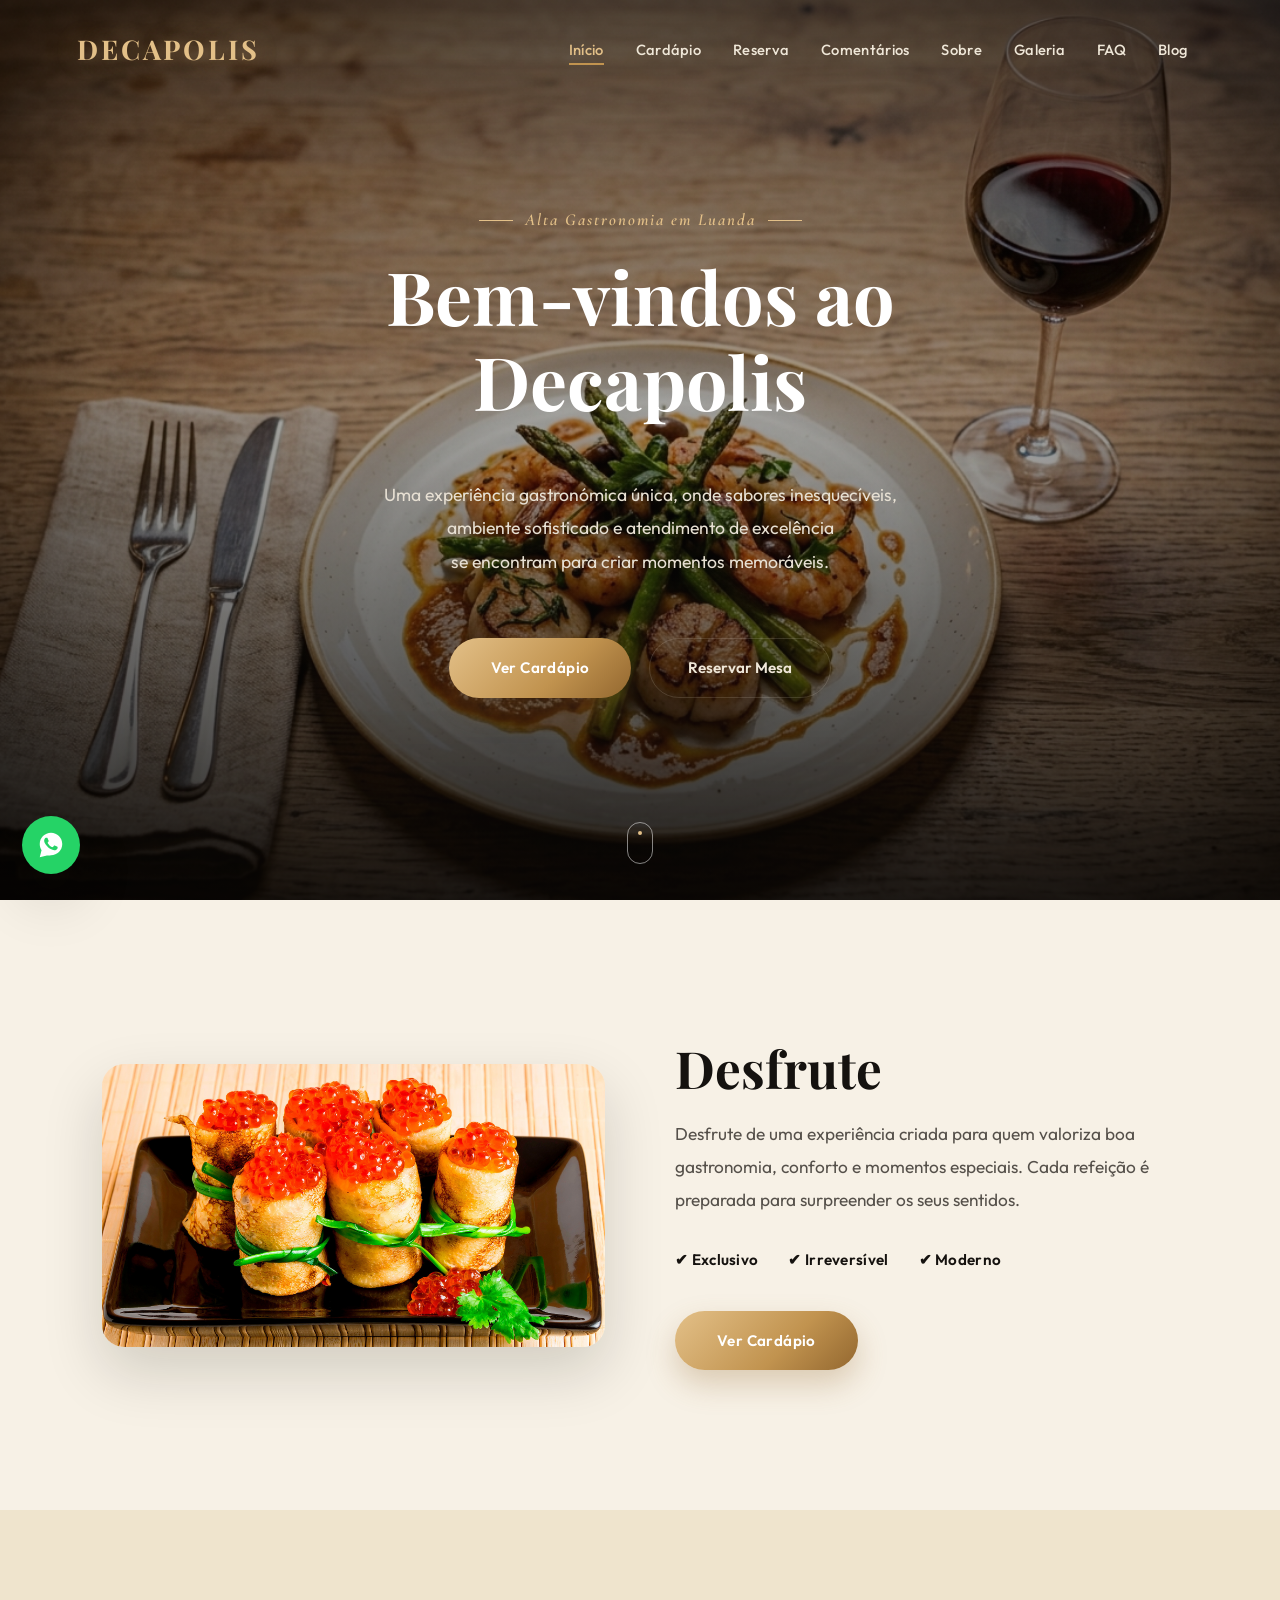
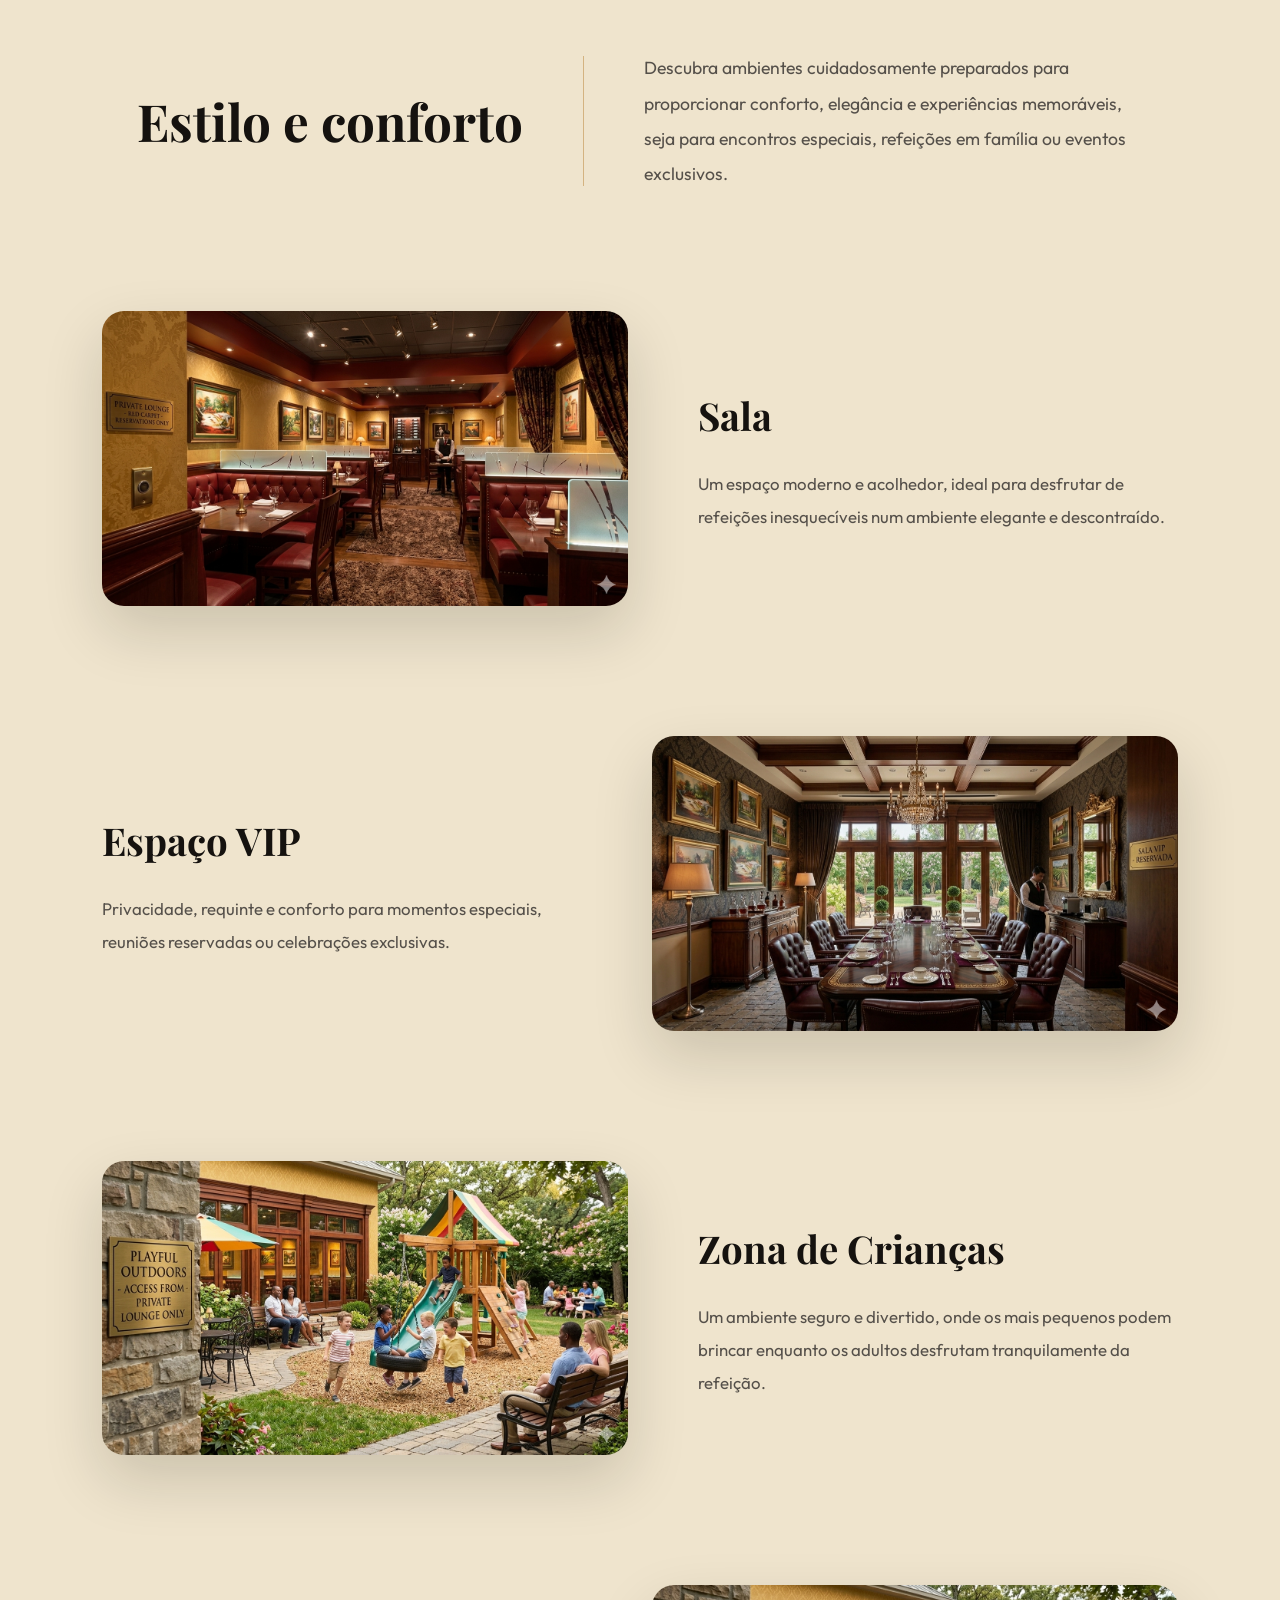
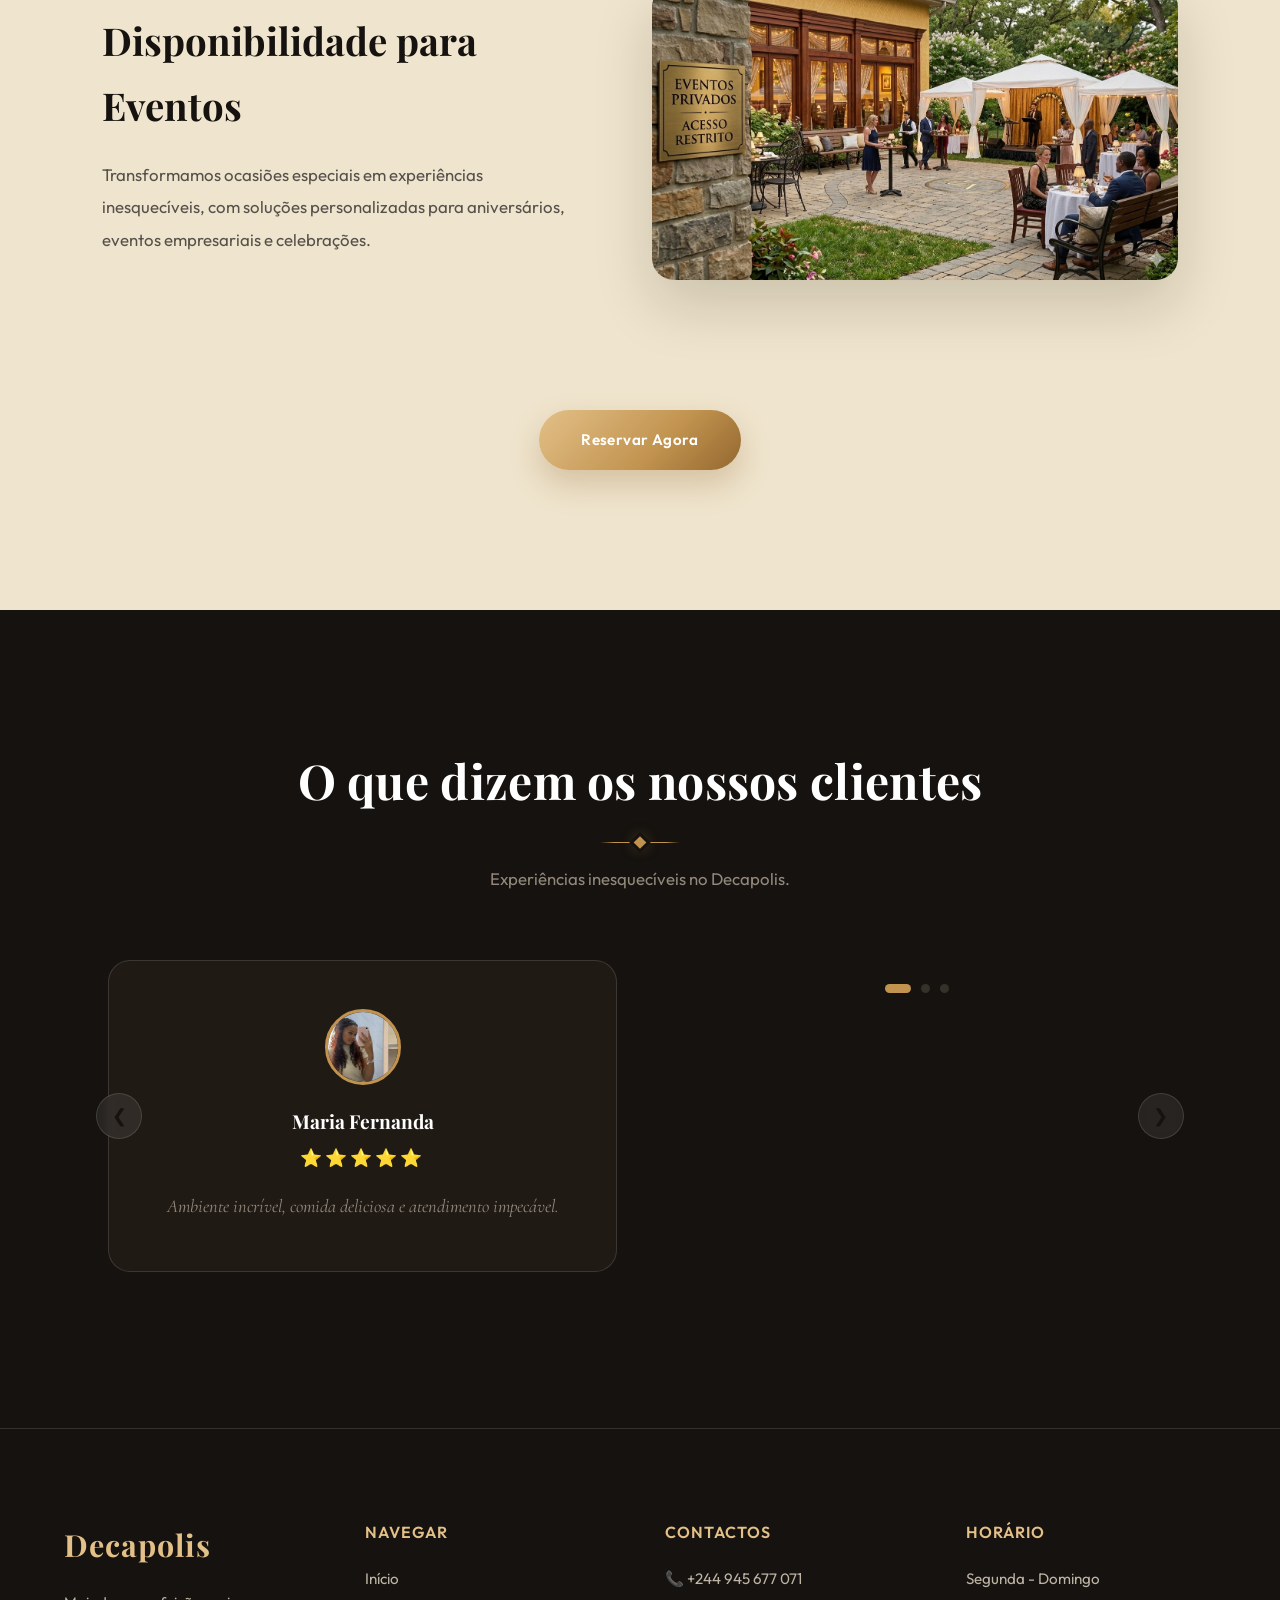
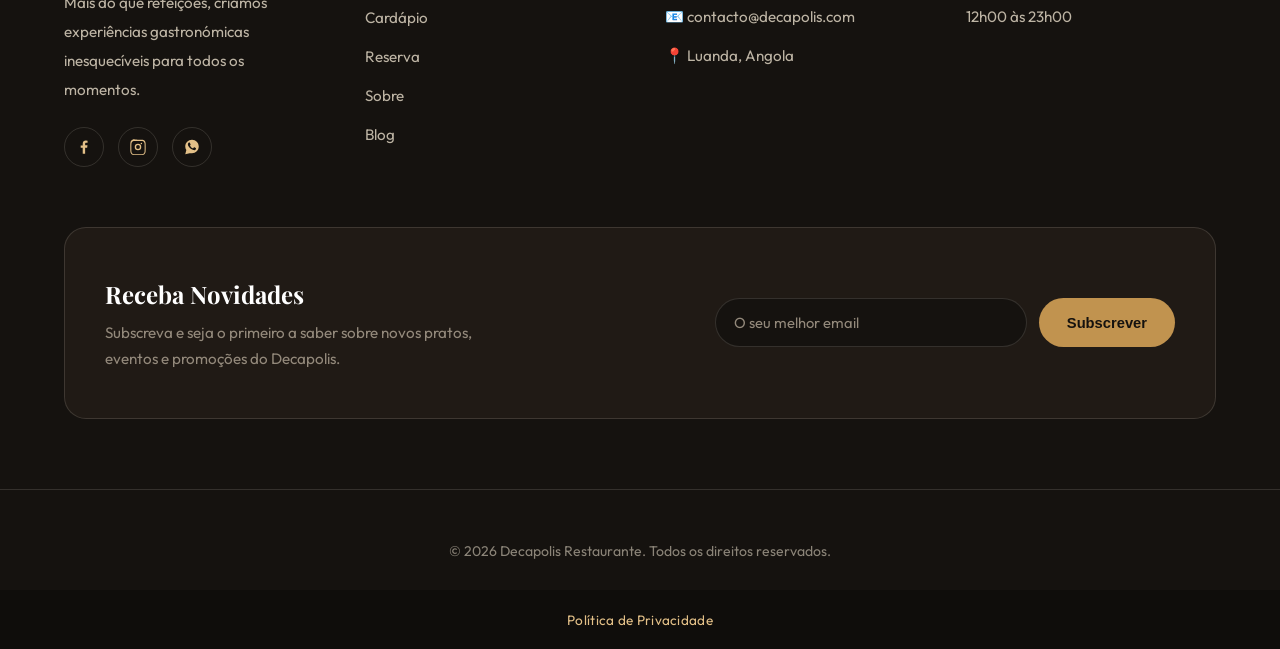
<file: html/index.html>
<!DOCTYPE html>
<html lang="pt-br">
<head>
    <meta charset="UTF-8">
    <meta name="viewport" content="width=device-width, initial-scale=1.0">
     <script async src="https://www.googletagmanager.com/gtag/js?id=G-DQDHZ5NMY1"></script>
    <script>
    window.dataLayer = window.dataLayer || [];
     function gtag(){dataLayer.push(arguments);}
     gtag('js', new Date());
     gtag('config', 'G-DQDHZ5NMY1');
     </script>
    <title>Decapolis | Restaurante</title>

    <meta name="description" content="Decapolis - Restaurante de alta gastronomia em Luanda, Angola. Sabores inesquecíveis, ambiente sofisticado e atendimento de excelência.">
    <link rel="stylesheet" href="../css/style.css">
    <link rel="preconnect" href="https://fonts.googleapis.com">
    <link rel="preconnect" href="https://fonts.gstatic.com" crossorigin>
    <link href="https://fonts.googleapis.com/css2?family=Cormorant+Garamond:ital,wght@0,500;0,600;1,500;1,600&family=Outfit:wght@300;400;500;600;700&family=Playfair+Display:ital,wght@0,700;0,900;1,600&family=Poppins:wght@300;400;500;600&display=swap" rel="stylesheet">
</head>
<body>

    <header>
        <nav>
            <div class="logo">Decapolis</div>
            <button class="nav-toggle" aria-label="Abrir menu"><span></span><span></span><span></span></button>
            <ul>
               <li><a href="index.html" class="ativo">Início</a></li>
               <li><a href="cardapio.html">Cardápio</a></li>
               <li><a href="reserva.html">Reserva</a></li>
               <li><a href="comentarios.html">Comentários</a></li>
               <li><a href="sobre.html">Sobre</a></li>
               <li><a href="galeria.html">Galeria</a></li>
               <li><a href="faq.html">FAQ</a></li>
               <li><a href="blog.html">Blog</a></li>
              <!-- <li><a href="404.html">Teste 404</a></li> -->
</ul>
            
        </nav>
    </header>

    <section id="home" class="hero">
        <div class="hero-content">
            <span class="eyebrow">Alta Gastronomia em Luanda</span>
            <h1>Bem-vindos ao Decapolis</h1>
            <p class="section-subtitle">
                Uma experiência gastronómica única, onde sabores inesquecíveis,
                ambiente sofisticado e atendimento de excelência
                se encontram para criar momentos memoráveis.
            </p>
            <div style="display:flex; gap:18px; justify-content:center; flex-wrap:wrap; margin-top:36px;">
                <a href="cardapio.html" class="btn">Ver Cardápio</a>
                <a href="reserva.html" class="btn-outline">Reservar Mesa</a>
            </div>
        </div>
        <div class="scroll-cue"></div>
    </section>
     


    
    <section class="desfrute-section">

    <!-- IMAGEM -->

    <div class="desfrute-img">

        <img
        src="../img/caviar.jpg"
        alt="Prato Especial">

    </div>

    <!-- TEXTO -->

    <div class="desfrute-content">

        <h2>
            Desfrute
        </h2>

        <p>
            Desfrute de uma experiência criada para quem valoriza
            boa gastronomia, conforto e momentos especiais.
            Cada refeição é preparada para surpreender os seus sentidos.
        </p>

        <ul>

            <li>✔ Exclusivo</li>

            <li>✔ Irreversível</li>

            <li>✔ Moderno</li>

        </ul>

        <a
        href="cardapio.html"
        class="btn">

            Ver Cardápio

        </a>

    </div>

</section>


<!-- =========================
     ESTILO E CONFORTO
========================= -->

<section class="conforto-section">

    <div class="conforto-top">

        <div class="conforto-left">

            <h2>
                Estilo e conforto
            </h2>

        </div>

        <div class="linha-vertical"></div>

        <div class="conforto-right">

            <p>
                Descubra ambientes cuidadosamente preparados
                para proporcionar conforto, elegância e experiências memoráveis,
                seja para encontros especiais,
                refeições em família ou eventos exclusivos.
            </p>

        </div>

    </div>

    <!-- SALA -->

    <div class="espaco-item">

        <div class="espaco-img">

            <img
            src="../img/sala_vip.png"
            alt="Sala">

        </div>

        <div class="espaco-texto">

            <h3>Sala</h3>

            <p>
                Um espaço moderno e acolhedor,
                ideal para desfrutar de refeições inesquecíveis
                num ambiente elegante e descontraído.
            </p>

        </div>

    </div>

    <!-- VIP -->

    <div class="espaco-item">

    <div class="espaco-texto">

        <h3>Espaço VIP</h3>

        <p>
            Privacidade, requinte e conforto
            para momentos especiais,
            reuniões reservadas ou celebrações exclusivas.
        </p>

    </div>

    <div class="espaco-img">

        <img
        src="../img/sala-vip1.png"
        alt="VIP">

    </div>

    </div>

    <!-- CRIANÇAS -->

    <div class="espaco-item">

        <div class="espaco-img">

            <img
            src="../img/zona-para-criancas.png"
            alt="Zona Crianças">

        </div>

        <div class="espaco-texto">

            <h3>Zona de Crianças</h3>

            <p>
                Um ambiente seguro e divertido,
                onde os mais pequenos podem brincar
                enquanto os adultos desfrutam tranquilamente da refeição.
            </p>

        </div>

    </div>

    <!-- EVENTOS -->

    <div class="espaco-item">

    <div class="espaco-texto">

        <h3>Disponibilidade para Eventos</h3>

        <p>
            Transformamos ocasiões especiais
            em experiências inesquecíveis,
            com soluções personalizadas para aniversários,
            eventos empresariais e celebrações.
        </p>

    </div>

    <div class="espaco-img">

        <img
        src="../img/eventos.png"
        alt="Eventos">

    </div>

    </div>

    <!-- BOTÃO -->

    <div class="btn-reserva-home">

        <a href="reserva.html">

            Reservar Agora

        </a>

    </div>

</section>





    




     <section class="depoimentos-section">

    <h2 class="section-title">
        O que dizem os nossos clientes
    </h2>

    <p class="section-subtitle">
        Experiências inesquecíveis no Decapolis.
    </p>

    <div class="depoimentos-grid" data-carrossel data-por-vista="1" data-autoplay="true" data-intervalo="6000">

        <!-- CARD 1 -->

        <div class="depoimento-card">

            <img
            src="../img/cliente1.jpeg"
            alt="Cliente">

            <h3>
                Maria Fernanda
            </h3>

            <div class="estrelas">
                ⭐⭐⭐⭐⭐
            </div>

            <p>
                Ambiente incrível,
                comida deliciosa e
                atendimento impecável.
            </p>

        </div>

        <!-- CARD 2 -->

        <div class="depoimento-card">

            <img
            src="../img/cliente2.jpeg"
            alt="Cliente">

            <h3>
                Eduardo Mendonça
            </h3>

            <div class="estrelas">
                ⭐⭐⭐⭐⭐
            </div>

            <p>
                O melhor restaurante
                que já visitei em Luanda.
            </p>

        </div>

        <!-- CARD 3 -->

        <div class="depoimento-card">

            <img
            src="../img/cliente3.jpeg"
            alt="Cliente">

            <h3>
                Evaristo Luís
            </h3>

            <div class="estrelas">
                ⭐⭐⭐⭐⭐
            </div>

            <p>
                Tudo perfeito.
                Recomendo muito
                o Bitoque.
            </p>

        </div>

    </div>

</section>
    
    <footer class="footer">

    <div class="footer-container">

        <!-- SOBRE -->

        <div class="footer-col">

            <h3>Decapolis</h3>

            <p>
                Mais do que refeições,
                criamos experiências gastronómicas
                inesquecíveis para todos os momentos.
            </p>

        </div>

        <!-- LINKS -->

        <div class="footer-col">

            <h4>Navegar</h4>

            <ul>

                <li><a href="index.html">Início</a></li>

                <li><a href="cardapio.html">Cardápio</a></li>

                <li><a href="reserva.html">Reserva</a></li>

                <li><a href="sobre.html">Sobre</a></li>

                <li><a href="blog.html">Blog</a></li>

            </ul>

        </div>

        <!-- CONTACTOS -->

        <div class="footer-col">

            <h4>Contactos</h4>

            <p>📞 +244 945 677 071</p>

            <p>📧 contacto@decapolis.com</p>

            <p>📍 Luanda, Angola</p>

        </div>

        <!-- HORÁRIO -->

        <div class="footer-col">

            <h4>Horário</h4>

            <p>Segunda - Domingo</p>

            <p>12h00 às 23h00</p>

        </div>

    </div>
     
    
    <div class="footer-bottom">
          
        <p>
            <br>
            © 2026 Decapolis Restaurante.
            Todos os direitos reservados.
        </p>

    </div>

</footer>

<div class="footer-politica">
    <a href="politica.html">Política de Privacidade</a>
</div>

<script src="../js/script.js"></script>

</body>
</html>
</file>
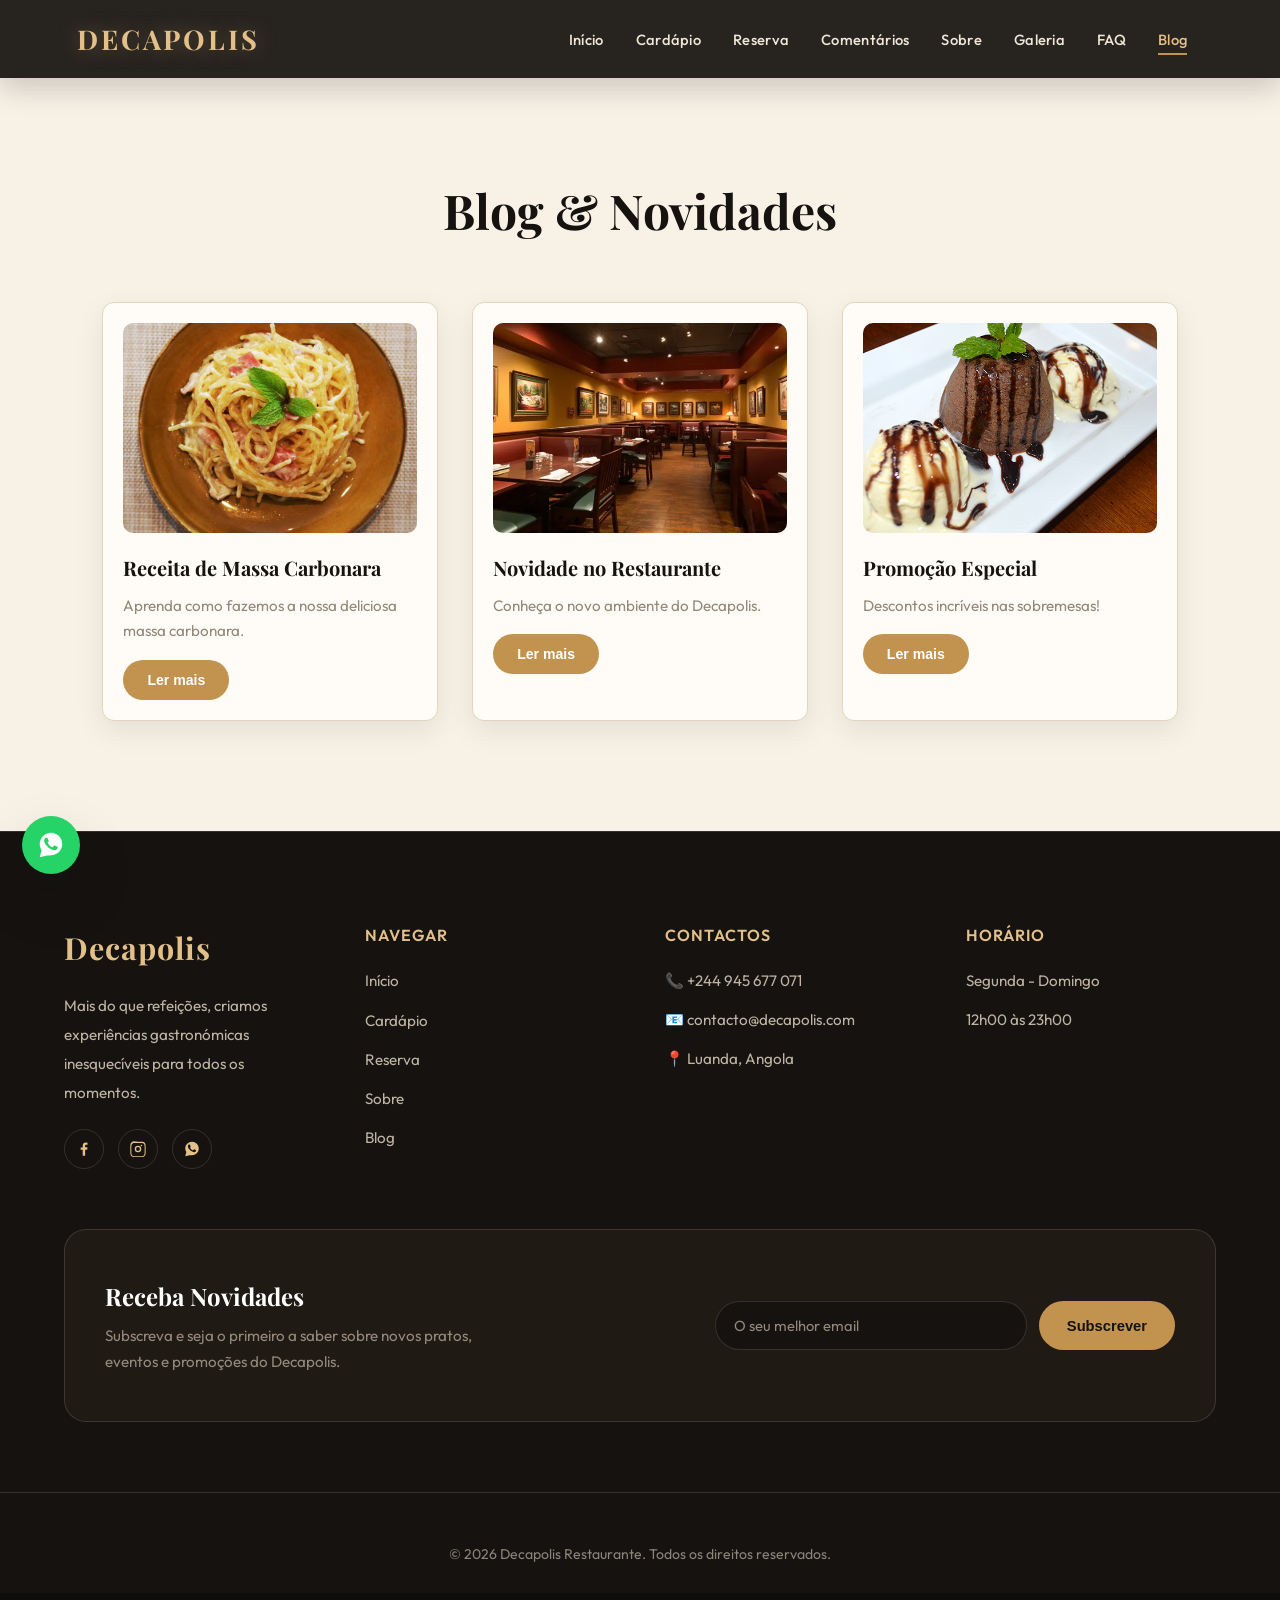
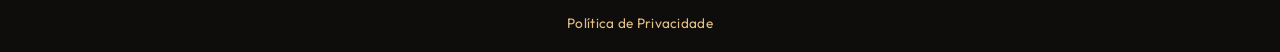
<file: html/blog.html>
<!DOCTYPE html>
<html lang="pt-br">
<head>
    <meta charset="UTF-8">
    <meta name="viewport" content="width=device-width, initial-scale=1.0">
     
<script async src="https://www.googletagmanager.com/gtag/js?id=G-DQDHZ5NMY1"></script>
<script>
  window.dataLayer = window.dataLayer || [];
  function gtag(){dataLayer.push(arguments);}
  gtag('js', new Date());
  gtag('config', 'G-DQDHZ5NMY1');
</script>
    <title>Blog | Decapolis</title>
    <meta name="description" content="Novidades, receitas e promoções do restaurante Decapolis.">
    <link rel="stylesheet" href="../css/style.css">
    <link rel="preconnect" href="https://fonts.googleapis.com">
    <link rel="preconnect" href="https://fonts.gstatic.com" crossorigin>
    <link href="https://fonts.googleapis.com/css2?family=Cormorant+Garamond:ital,wght@0,500;0,600;1,500;1,600&family=Outfit:wght@300;400;500;600;700&family=Playfair+Display:ital,wght@0,700;0,900;1,600&family=Poppins:wght@300;400;500;600&display=swap" rel="stylesheet">
</head>
<body class="pagina-interna">

<header>
    <nav>
        <div class="logo">Decapolis</div>
        <button class="nav-toggle" aria-label="Abrir menu"><span></span><span></span><span></span></button>
        <ul>
            <li><a href="index.html">Início</a></li>
            <li><a href="cardapio.html">Cardápio</a></li>
            <li><a href="reserva.html">Reserva</a></li>
            <li><a href="comentarios.html">Comentários</a></li>
            <li><a href="sobre.html">Sobre</a></li>
            <li><a href="galeria.html">Galeria</a></li>
            <li><a href="faq.html">FAQ</a></li>
            <li><a href="blog.html" class="ativo">Blog</a></li>
    
        </ul>
    </nav>
</header>

<section class="blog-section">
    <h1>Blog & Novidades</h1>

    <div class="blog-grid">

        <!-- POST 1 -->
        <div class="blog-card card animar">
            <img src="../img/massa.jpg">
            <h3>Receita de Massa Carbonara</h3>
            <p>Aprenda como fazemos a nossa deliciosa massa carbonara.</p>
            <button onclick="lerMais(this)">Ler mais</button>
            <div class="conteudo-extra">
                <p>Utilizamos ingredientes frescos como ovos, queijo e bacon selecionado para garantir o melhor sabor.</p>
            </div>
        </div>

        <!-- POST 2 -->
        <div class="blog-card card animar">
            <img src="../img/restaurante15.jpg">
            <h3>Novidade no Restaurante</h3>
            <p>Conheça o novo ambiente do Decapolis.</p>
            <button onclick="lerMais(this)">Ler mais</button>
            <div class="conteudo-extra">
                <p>Renovámos o espaço para oferecer mais conforto e elegância aos nossos clientes.</p>
            </div>
        </div>

        <!-- POST 3 -->
        <div class="blog-card card animar">
            <img src="../img/petit.png">
            <h3>Promoção Especial</h3>
            <p>Descontos incríveis nas sobremesas!</p>
            <button onclick="lerMais(this)">Ler mais</button>
            <div class="conteudo-extra">
                <p>Aproveite descontos especiais durante o fim de semana em todas as sobremesas.</p>
            </div>
        </div>

    </div>
</section>


   
   <footer class="footer">

    <div class="footer-container">

        <!-- SOBRE -->

        <div class="footer-col">

            <h3>Decapolis</h3>

            <p>
                Mais do que refeições,
                criamos experiências gastronómicas
                inesquecíveis para todos os momentos.
            </p>

        </div>

        <!-- LINKS -->

        <div class="footer-col">

            <h4>Navegar</h4>

            <ul>

                <li><a href="index.html">Início</a></li>

                <li><a href="cardapio.html">Cardápio</a></li>

                <li><a href="reserva.html">Reserva</a></li>

                <li><a href="sobre.html">Sobre</a></li>

                <li><a href="blog.html">Blog</a></li>

            </ul>

        </div>

        <!-- CONTACTOS -->

        <div class="footer-col">

            <h4>Contactos</h4>

            <p>📞 +244 945 677 071</p>

            <p>📧 contacto@decapolis.com</p>

            <p>📍 Luanda, Angola</p>

        </div>

        <!-- HORÁRIO -->

        <div class="footer-col">

            <h4>Horário</h4>

            <p>Segunda - Domingo</p>

            <p>12h00 às 23h00</p>

        </div>

    </div>

    <div class="footer-bottom">

        <p>
            <br>
            © 2026 Decapolis Restaurante.
            Todos os direitos reservados.
        </p>

    </div>

</footer>

<div class="footer-politica">
    <a href="politica.html">Política de Privacidade</a>
</div>


<script src="../js/script.js"></script>
</body>
</html>
</file>
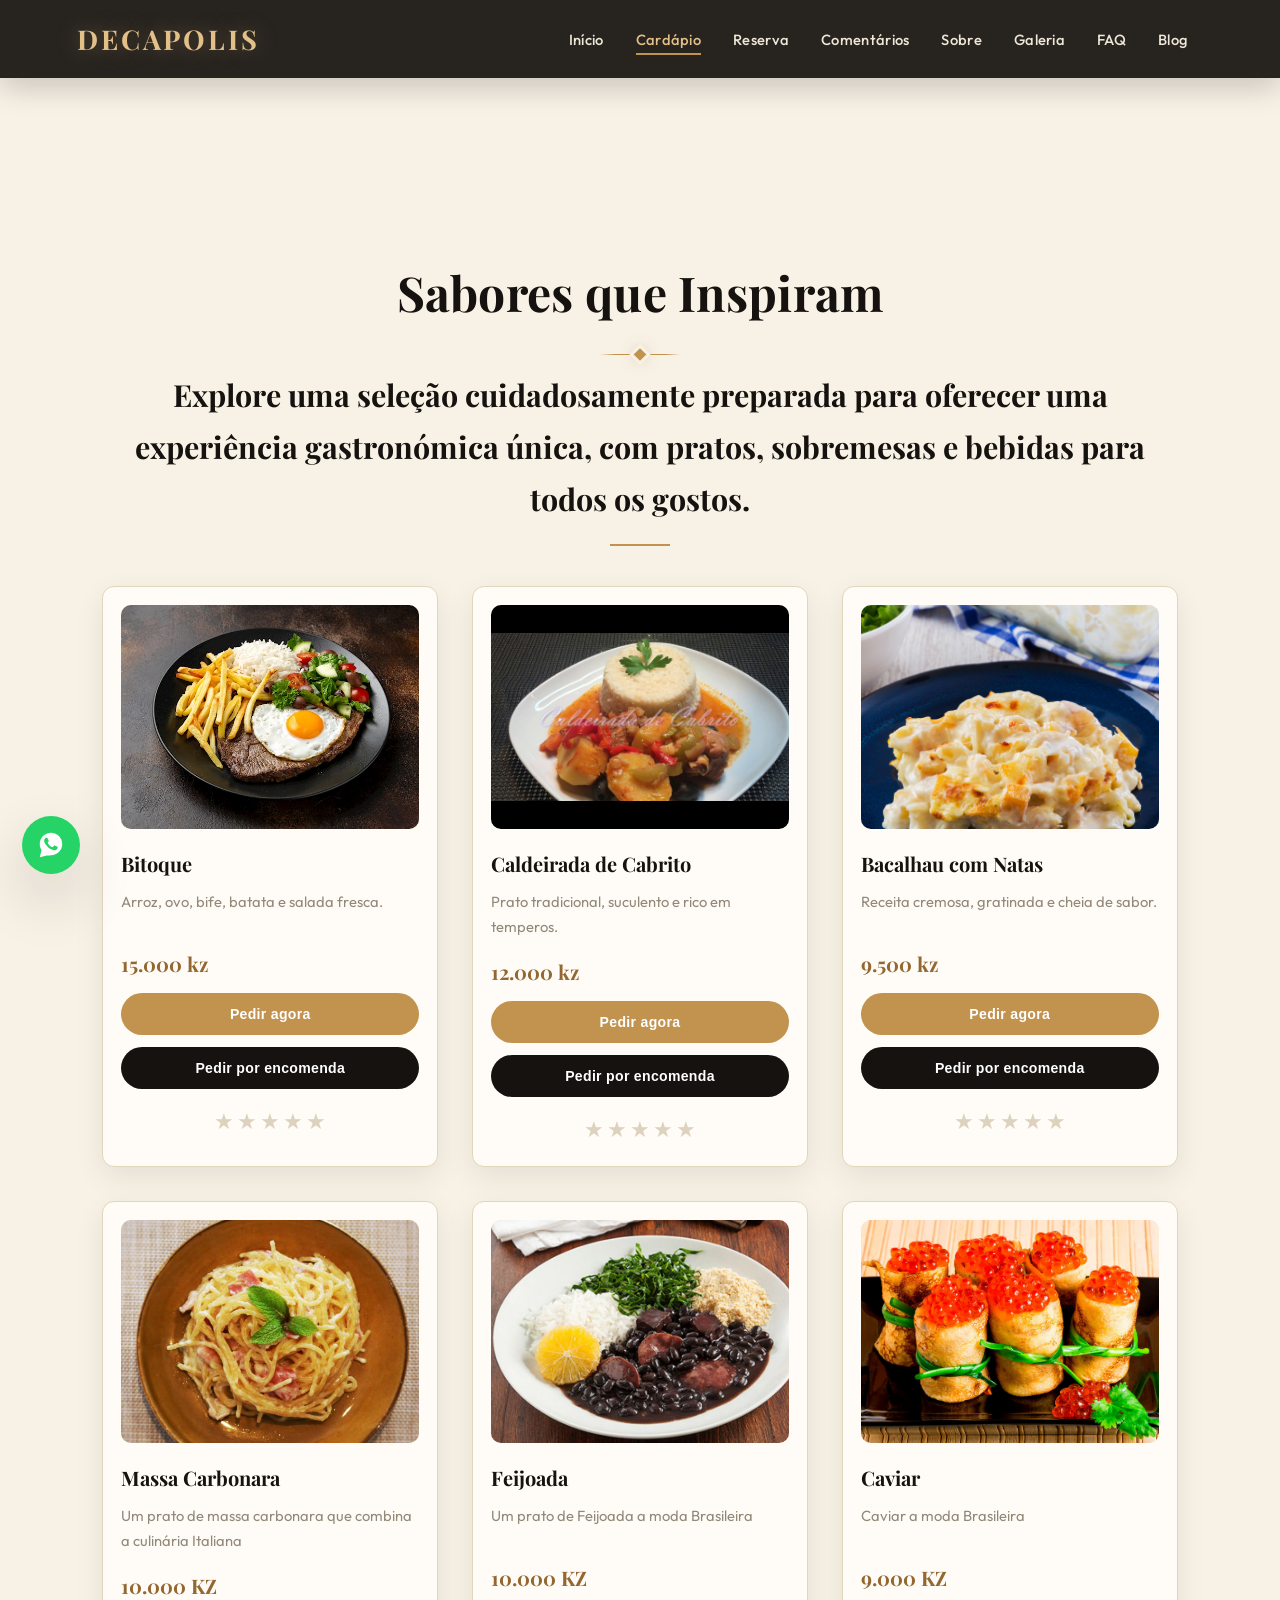
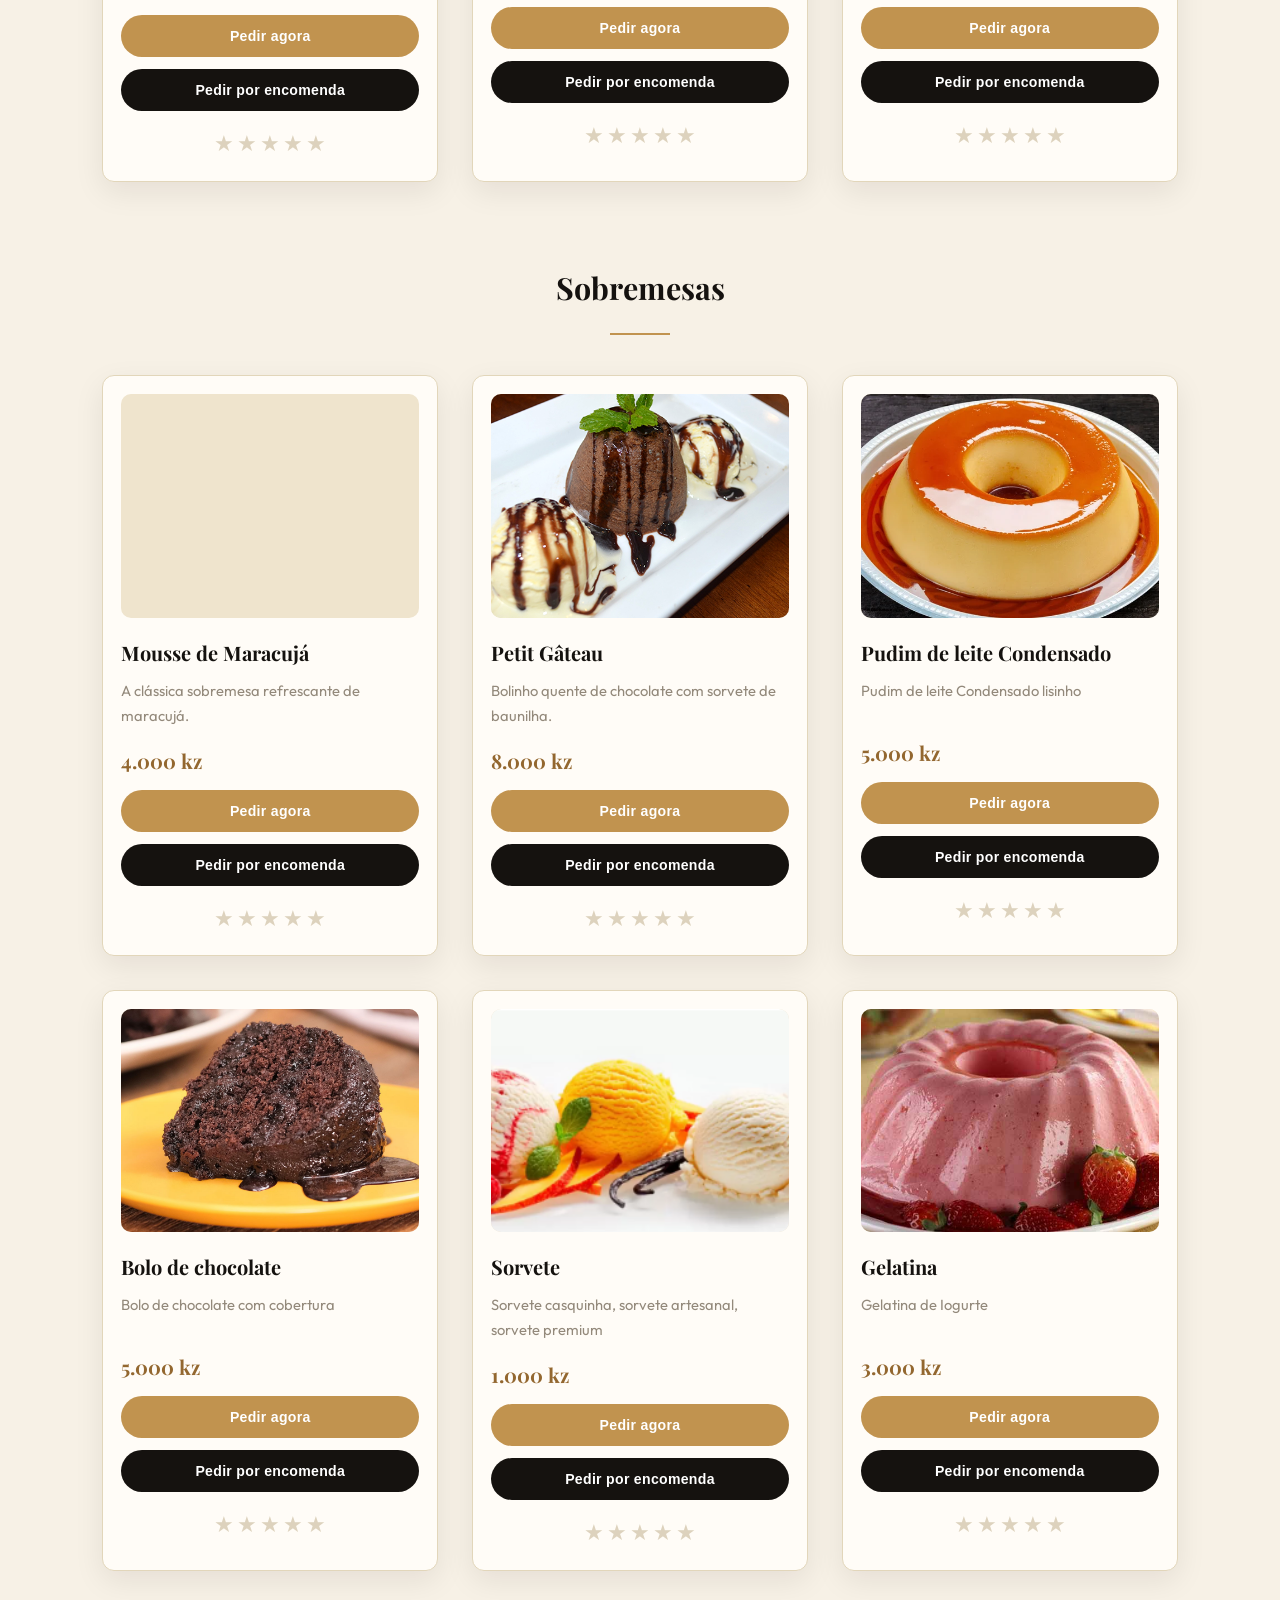
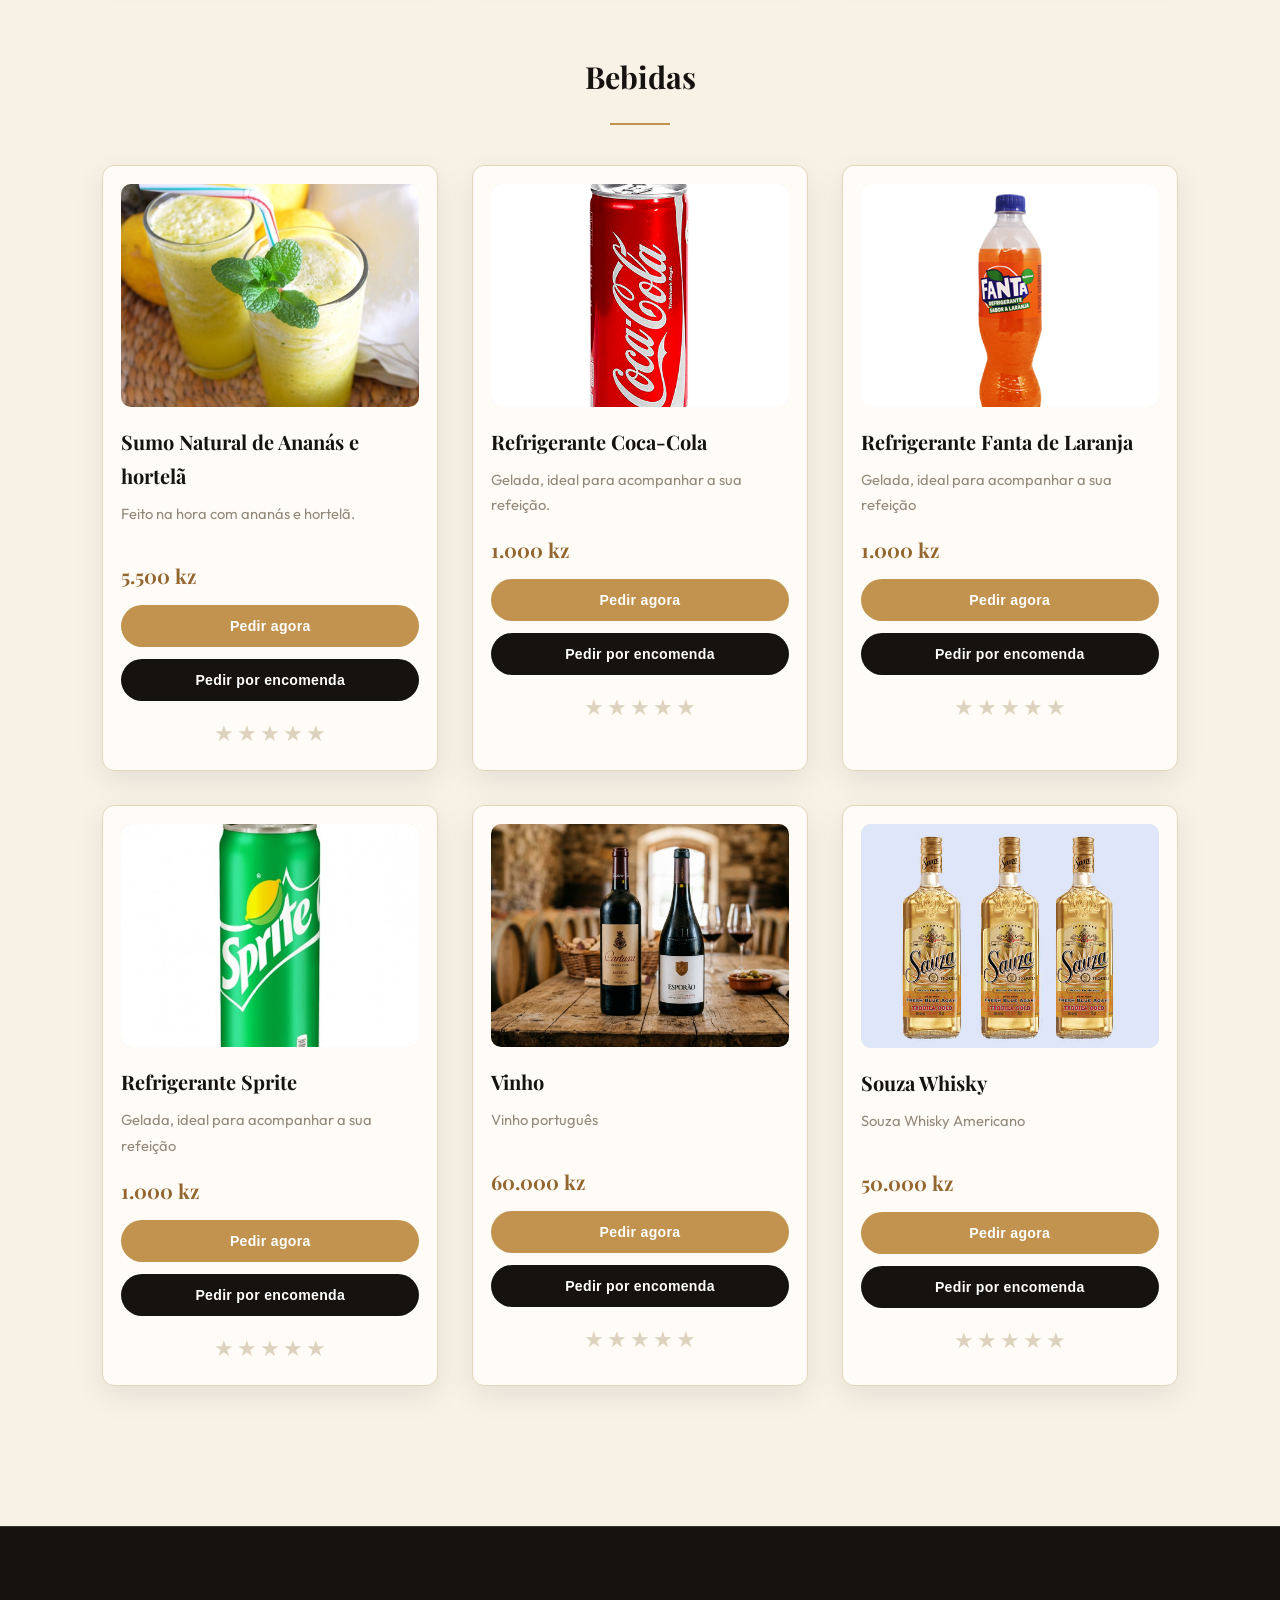
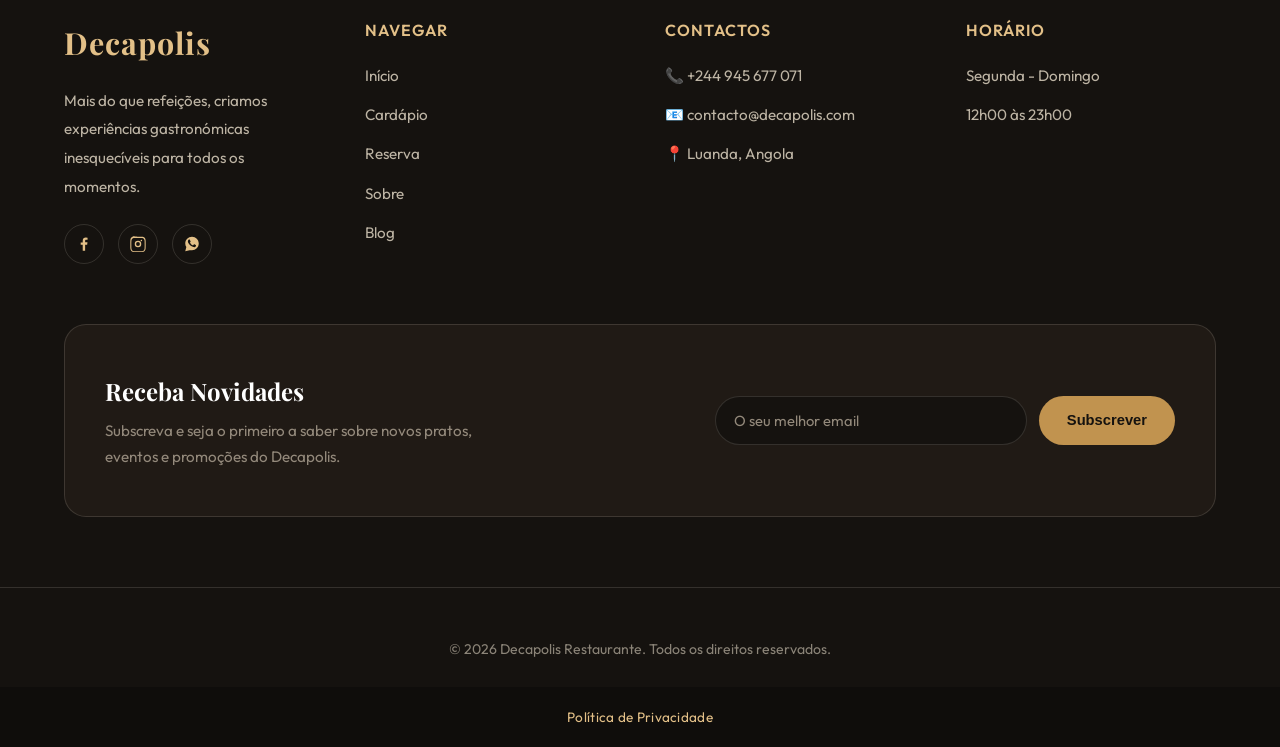
<file: html/cardapio.html>
<!DOCTYPE html>
<html lang="pt-br">
<head>
    <meta charset="UTF-8">
    <meta name="viewport" content="width=device-width, initial-scale=1.0">
    
<script async src="https://www.googletagmanager.com/gtag/js?id=G-DQDHZ5NMY1"></script>
<script>
  window.dataLayer = window.dataLayer || [];
  function gtag(){dataLayer.push(arguments);}
  gtag('js', new Date());

  gtag('config', 'G-DQDHZ5NMY1');
</script>
    <title>Cardápio | Decapolis</title>
    <meta name="description" content="Explore o cardápio do Decapolis: pratos principais, sobremesas e bebidas preparados com ingredientes selecionados.">
    <link rel="stylesheet" href="../css/style.css">
    <link rel="preconnect" href="https://fonts.googleapis.com">
    <link rel="preconnect" href="https://fonts.gstatic.com" crossorigin>
    <link href="https://fonts.googleapis.com/css2?family=Cormorant+Garamond:ital,wght@0,500;0,600;1,500;1,600&family=Outfit:wght@300;400;500;600;700&family=Playfair+Display:ital,wght@0,700;0,900;1,600&family=Poppins:wght@300;400;500;600&display=swap" rel="stylesheet">
</head>
<body class="pagina-interna">

<header>
    <nav>
        <div class="logo">Decapolis</div>
        <button class="nav-toggle" aria-label="Abrir menu"><span></span><span></span><span></span></button>
        <ul>
            <li><a href="index.html">Início</a></li>
            <li><a href="cardapio.html" class="ativo">Cardápio</a></li>
            <li><a href="reserva.html">Reserva</a></li>
            <li><a href="comentarios.html">Comentários</a></li>
            <li><a href="sobre.html">Sobre</a></li>
            <li><a href="galeria.html">Galeria</a></li>
            <li><a href="faq.html">FAQ</a></li>
            <li><a href="blog.html">Blog</a></li>
        </ul>
    </nav>
</header>

    <section id="menu" class="menu-section">
        <h2 class="section-title">
            <br>
               Sabores que Inspiram
        </h2>

        <div class="category-container">
            <h3 class="category-title"> Explore uma seleção cuidadosamente preparada
para oferecer uma experiência gastronómica única,
com pratos, sobremesas e bebidas para todos os gostos.</h3>
            <div class="menu-grid">
                <div class="menu-item card animar delay-1">
                    <div class="menu-item-img"><img src="../img/bitoque.jpg" alt="Bitoque" loading="lazy" decoding="async"></div>
                    <h3>Bitoque</h3>
                    <p>Arroz, ovo, bife, batata e salada fresca.</p>
                    <span class="price">15.000 kz</span>

                     <button class="btn-pedir" onclick="selecionarPrato('Bitoque', '15000')">
                      Pedir agora
                     </button>
                     <button class="btn-encomenda"onclick="abrirEncomenda('Bitoque', 15000)">
                      Pedir por encomenda
                     </button>

                     <div class="avaliacao" data-id="bitoque">
                     <span onclick="avaliar(this, 1)">★</span>
                     <span onclick="avaliar(this, 2)">★</span>
                     <span onclick="avaliar(this, 3)">★</span>
                     <span onclick="avaliar(this, 4)">★</span>
                     <span onclick="avaliar(this, 5)">★</span>
                    </div>

                </div>
                <div class="menu-item card animar delay-2">
                    <div class="menu-item-img"><img src="../img/caldeirada1.jpg" alt="Caldeirada" loading="lazy" decoding="async"></div>
                    <h3>Caldeirada de Cabrito</h3>
                    <p>Prato tradicional, suculento e rico em temperos.</p>
                    <span class="price">12.000 kz</span>

                      <button class="btn-pedir" onclick="selecionarPrato('Caldeirada', '12000')">
                       Pedir agora
                      </button>
                      <button class="btn-encomenda"onclick="abrirEncomenda('Caldeirada', 12000)">
                      Pedir por encomenda
                     </button>

                      <div class="avaliacao" data-id="caldeirada-de-cabrito">
                     <span onclick="avaliar(this, 1)">★</span>
                     <span onclick="avaliar(this, 2)">★</span>
                     <span onclick="avaliar(this, 3)">★</span>
                     <span onclick="avaliar(this, 4)">★</span>
                     <span onclick="avaliar(this, 5)">★</span>
                    </div>


                </div>
                <div class="menu-item card animar delay-3">
                    <div class="menu-item-img"><img src="../img/bacalhau.jpg" alt="Bacalhau" loading="lazy" decoding="async"></div>
                    <h3>Bacalhau com Natas</h3>
                    <p>Receita cremosa, gratinada e cheia de sabor.</p>
                    <span class="price">9.500 kz</span>

                     <button class="btn-pedir" onclick="selecionarPrato('Bacalhau', '9500')">
                      Pedir agora
                      </button>
                       <button class="btn-encomenda"onclick="abrirEncomenda('Bacalhau', 9500)">
                      Pedir por encomenda
                     </button>

                      <div class="avaliacao" data-id="bacalhau-com-natas">
                     <span onclick="avaliar(this, 1)">★</span>
                     <span onclick="avaliar(this, 2)">★</span>
                     <span onclick="avaliar(this, 3)">★</span>
                     <span onclick="avaliar(this, 4)">★</span>
                     <span onclick="avaliar(this, 5)">★</span>
                    </div>

                </div>
                <div class="menu-item card animar delay-1">
                    <div class="menu-item-img"><img src="../img/massa.jpg"  alt="Massa Carbonara" loading="lazy" decoding="async"></div>
                    <h3>Massa Carbonara</h3>
                    <p>Um prato de massa carbonara que combina a culinária Italiana </p>
                    <span class="price">10.000 KZ</span>

                    <button class="btn-pedir" onclick="selecionarPrato('Massa', '10000')">
                    Pedir agora
                    </button>
                     <button class="btn-encomenda"onclick="abrirEncomenda('Massa', 10000)">
                      Pedir por encomenda
                     </button>

                    <div class="avaliacao" data-id="massa-carbonara">
                     <span onclick="avaliar(this, 1)">★</span>
                     <span onclick="avaliar(this, 2)">★</span>
                     <span onclick="avaliar(this, 3)">★</span>
                     <span onclick="avaliar(this, 4)">★</span>
                     <span onclick="avaliar(this, 5)">★</span>
                    </div>


                </div>

            <div class="menu-item card animar delay-2">
                    <div class="menu-item-img"><img src="../img/fejoada.jpg"  alt="Massa Carbonara" loading="lazy" decoding="async"></div>
                    <h3>Feijoada</h3>
                    <p>Um prato de Feijoada a moda Brasileira </p>
                    <span class="price">10.000 KZ</span>

                    <button class="btn-pedir" onclick="selecionarPrato('Feijoada', '10000')">
                    Pedir agora
                    </button>
                     <button class="btn-encomenda"onclick="abrirEncomenda('Feijoada', 10000)">
                      Pedir por encomenda
                     </button>

                    <div class="avaliacao" data-id="feijoada">
                     <span onclick="avaliar(this, 1)">★</span>
                     <span onclick="avaliar(this, 2)">★</span>
                     <span onclick="avaliar(this, 3)">★</span>
                     <span onclick="avaliar(this, 4)">★</span>
                     <span onclick="avaliar(this, 5)">★</span>
                    </div>


                </div>

                <div class="menu-item card animar delay-3">
                    <div class="menu-item-img"><img src="../img/caviar.jpg"  alt="Massa Carbonara" loading="lazy" decoding="async"></div>
                    <h3>Caviar</h3>
                    <p>Caviar a moda Brasileira </p>
                    <span class="price">9.000 KZ</span>

                    <button class="btn-pedir" onclick="selecionarPrato('Caviar', '9000')">
                    Pedir agora
                    </button>
                     <button class="btn-encomenda"onclick="abrirEncomenda('Caviar', 9000)">
                      Pedir por encomenda
                     </button>

                    <div class="avaliacao" data-id="caviar">
                     <span onclick="avaliar(this, 1)">★</span>
                     <span onclick="avaliar(this, 2)">★</span>
                     <span onclick="avaliar(this, 3)">★</span>
                     <span onclick="avaliar(this, 4)">★</span>
                     <span onclick="avaliar(this, 5)">★</span>
                    </div>


                </div>


            </div>
        </div>

        <div class="category-container">
            <h3 class="category-title"> Sobremesas</h3>
            <div class="menu-grid">
                <div class="menu-item card animar delay-2">
                    <div class="menu-item-img"><img src="../img/mousse1.jpg" alt="Mousse" loading="lazy" decoding="async"></div>
                    <h3>Mousse de Maracujá</h3>
                    <p>A clássica sobremesa refrescante de maracujá.</p>
                    <span class="price">4.000 kz</span>

                     <button class="btn-pedir" onclick="selecionarPrato('Mousse', '4000')">
                      Pedir agora
                    </button>
                     <button class="btn-encomenda"onclick="abrirEncomenda('Mousse', 4000)">
                      Pedir por encomenda
                     </button>

                    <div class="avaliacao" data-id="mousse-de-maracuja">
                     <span onclick="avaliar(this, 1)">★</span>
                     <span onclick="avaliar(this, 2)">★</span>
                     <span onclick="avaliar(this, 3)">★</span>
                     <span onclick="avaliar(this, 4)">★</span>
                     <span onclick="avaliar(this, 5)">★</span>
                    </div>

                </div>
                <div class="menu-item card animar delay-3">
                    <div class="menu-item-img"><img src="../img/petit.png" alt="Petit Gateau" loading="lazy" decoding="async"></div>
                    <h3>Petit Gâteau</h3>
                    <p>Bolinho quente de chocolate com sorvete de baunilha.</p>
                    <span class="price">8.000 kz</span>

                    <button class="btn-pedir" onclick="selecionarPrato('Petit Gâteau', '8000')">
                    Pedir agora
                    </button>
                     <button class="btn-encomenda"onclick="abrirEncomenda('Petit Gâteau', 8000)">
                      Pedir por encomenda
                     </button>

                    <div class="avaliacao" data-id="petit-gateau">
                     <span onclick="avaliar(this, 1)">★</span>
                     <span onclick="avaliar(this, 2)">★</span>
                     <span onclick="avaliar(this, 3)">★</span>
                     <span onclick="avaliar(this, 4)">★</span>
                     <span onclick="avaliar(this, 5)">★</span>
                    </div>


                </div>
            <div class="menu-item card animar delay-1">
                <div class="menu-item-img"><img src="../img/pudim.jpg" alt="Pudim de leite condensado" loading="lazy" decoding="async"></div>
                <h3>Pudim de leite Condensado</h3>
                <p>Pudim de leite Condensado lisinho</p>
                <span class="price">5.000 kz</span>

                 <button class="btn-pedir" onclick="selecionarPrato('Pudim', '5000')">
                    Pedir agora
                    </button>
                     <button class="btn-encomenda"onclick="abrirEncomenda('Pudim', 5000)">
                      Pedir por encomenda
                     </button>

                    <div class="avaliacao" data-id="pudim-de-leite-condensado">
                     <span onclick="avaliar(this, 1)">★</span>
                     <span onclick="avaliar(this, 2)">★</span>
                     <span onclick="avaliar(this, 3)">★</span>
                     <span onclick="avaliar(this, 4)">★</span>
                     <span onclick="avaliar(this, 5)">★</span>
                    </div>
             

                  </div>
                        <div class="menu-item card animar delay-2">
                            <div class="menu-item-img"><img src="../img/bolo.jpg" alt="Bolo de chocolate" loading="lazy" decoding="async"></div>
                            <h3>Bolo de chocolate</h3>
                            <p> Bolo de chocolate com cobertura </p>
                            <span class="price">5.000 kz</span>

                            <button class="btn-pedir" onclick="selecionarPrato('Bolo de chocolate', '5000')">
                             Pedir agora
                            </button>
                             <button class="btn-encomenda"onclick="abrirEncomenda('Bolo de chocolate', 5000)">
                             Pedir por encomenda
                            </button>

                     <div class="avaliacao" data-id="bolo-de-chocolate">
                     <span onclick="avaliar(this, 1)">★</span>
                     <span onclick="avaliar(this, 2)">★</span>
                     <span onclick="avaliar(this, 3)">★</span>
                     <span onclick="avaliar(this, 4)">★</span>
                     <span onclick="avaliar(this, 5)">★</span>
                    </div>

                      </div>
                       
                      <div class="menu-item card animar delay-3">
                            <div class="menu-item-img"><img src="../img/sorvete_sobremesa.png" alt="Sorvete" loading="lazy" decoding="async"></div>
                            <h3>Sorvete</h3>
                            <p> Sorvete casquinha, sorvete artesanal, sorvete premium </p>
                            <span class="price">1.000 kz</span>

                            <button class="btn-pedir" onclick="selecionarPrato('Sorvete', '1000')">
                             Pedir agora
                            </button>
                             <button class="btn-encomenda"onclick="abrirEncomenda('Sorvete', 1000)">
                             Pedir por encomenda
                            </button>

                            <div class="avaliacao" data-id="sorvete">
                     <span onclick="avaliar(this, 1)">★</span>
                     <span onclick="avaliar(this, 2)">★</span>
                     <span onclick="avaliar(this, 3)">★</span>
                     <span onclick="avaliar(this, 4)">★</span>
                     <span onclick="avaliar(this, 5)">★</span>
                    </div>

                      </div>

                      <div class="menu-item card animar delay-3">
                            <div class="menu-item-img"><img src="../img/gelatina-de-iogurte.jpg" alt="Sorvete" loading="lazy" decoding="async"></div>
                            <h3>Gelatina</h3>
                            <p> Gelatina de Iogurte </p>
                            <span class="price">3.000 kz</span>

                            <button class="btn-pedir" onclick="selecionarPrato('Gelatina', '3000')">
                             Pedir agora
                            </button>
                             <button class="btn-encomenda"onclick="abrirEncomenda('Gelatina', 3000)">
                             Pedir por encomenda
                            </button>

                            <div class="avaliacao" data-id="gelatina">
                     <span onclick="avaliar(this, 1)">★</span>
                     <span onclick="avaliar(this, 2)">★</span>
                     <span onclick="avaliar(this, 3)">★</span>
                     <span onclick="avaliar(this, 4)">★</span>
                     <span onclick="avaliar(this, 5)">★</span>
                    </div>

                      </div>
                       </div>
                       
             </div>
        </div>

        <div class="category-container">
            <h3 class="category-title"> Bebidas</h3>
            <div class="menu-grid">
                <div class="menu-item card animar delay-3">
                    <div class="menu-item-img"><img src="../img/sumoananas.jpg" alt="Sumo" loading="lazy" decoding="async"></div>
                    <h3>Sumo Natural de Ananás e hortelã</h3>
                    <p>Feito na hora com ananás e hortelã.</p>
                    <span class="price">5.500 kz</span>

                    <button class="btn-pedir" onclick="selecionarPrato('Sumo Natural de Ananás', '5500')">
                    Pedir agora
                    </button>
                     <button class="btn-encomenda"onclick="abrirEncomenda('Sumo Natural de Ananás', 5500)">
                      Pedir por encomenda
                     </button>

                    <div class="avaliacao" data-id="sumo-natural-de-ananas-e-hortela">
                     <span onclick="avaliar(this, 1)">★</span>
                     <span onclick="avaliar(this, 2)">★</span>
                     <span onclick="avaliar(this, 3)">★</span>
                     <span onclick="avaliar(this, 4)">★</span>
                     <span onclick="avaliar(this, 5)">★</span>
                    </div>

                </div>
                <div class="menu-item card animar delay-1">
                    <div class="menu-item-img"><img src="../img/coca.png" alt="Coca-cola" loading="lazy" decoding="async"></div>
                    <h3>Refrigerante Coca-Cola</h3>
                    <p>Gelada, ideal para acompanhar a sua refeição.</p>
                    <span class="price">1.000 kz</span>

                    <button class="btn-pedir" onclick="selecionarPrato('Coca-Cola', '1000')">
                    Pedir agora
                    </button>
                     <button class="btn-encomenda"onclick="abrirEncomenda('Coca-Cola', 1000)">
                      Pedir por encomenda
                     </button>

                    <div class="avaliacao" data-id="refrigerante-coca-cola">
                     <span onclick="avaliar(this, 1)">★</span>
                     <span onclick="avaliar(this, 2)">★</span>
                     <span onclick="avaliar(this, 3)">★</span>
                     <span onclick="avaliar(this, 4)">★</span>
                     <span onclick="avaliar(this, 5)">★</span>
                    </div>

                </div>
                <div class="menu-item card animar delay-2">
                    <div class="menu-item-img"><img src="../img/fanta.jpg" alt="Fanta" loading="lazy" decoding="async"></div>
                    <h3> Refrigerante Fanta de Laranja</h3>
                    <p>Gelada, ideal para acompanhar a sua refeição</p>
                    <span class="price">1.000 kz</span>

                    <button class="btn-pedir" onclick="selecionarPrato('Refrigerante Fanta de Laranja', '1000')">
                    Pedir agora
                    </button>
                     <button class="btn-encomenda"onclick="abrirEncomenda('Refrigerante Fanta de Laranja', 1000)">
                      Pedir por encomenda
                     </button>

                    <div class="avaliacao" data-id="refrigerante-fanta-de-laranja">
                     <span onclick="avaliar(this, 1)">★</span>
                     <span onclick="avaliar(this, 2)">★</span>
                     <span onclick="avaliar(this, 3)">★</span>
                     <span onclick="avaliar(this, 4)">★</span>
                     <span onclick="avaliar(this, 5)">★</span>
                    </div>

                </div>
                 <div class="menu-item card animar delay-3">
                      <div class="menu-item-img"><img src="../img/sprite.jpg" alt="Sprite" loading="lazy" decoding="async"></div>
                       <h3>Refrigerante Sprite</h3>
                       <P>Gelada, ideal para acompanhar a sua refeição</P>
                       <span class="price">1.000 kz</span>

                      <button class="btn-pedir" onclick="selecionarPrato('Refrigerante Sprite', '1000')">
                    Pedir agora
                    </button>
                     <button class="btn-encomenda"onclick="abrirEncomenda('Refrigerante Sprite', 1000)">
                      Pedir por encomenda
                     </button>

                    <div class="avaliacao" data-id="refrigerante-sprite">
                     <span onclick="avaliar(this, 1)">★</span>
                     <span onclick="avaliar(this, 2)">★</span>
                     <span onclick="avaliar(this, 3)">★</span>
                     <span onclick="avaliar(this, 4)">★</span>
                     <span onclick="avaliar(this, 5)">★</span>
                    </div>

                     </div>


                     <div class="menu-item card animar delay-3">
                      <div class="menu-item-img"><img src="../img/vinho-portugues.png" alt="Sprite" loading="lazy" decoding="async"></div>
                       <h3>Vinho</h3>
                       <P>Vinho português</P>
                       <span class="price">60.000 kz</span>

                      <button class="btn-pedir" onclick="selecionarPrato('Vinho', '60000')">
                    Pedir agora
                    </button>
                     <button class="btn-encomenda"onclick="abrirEncomenda('Vinho', 60000)">
                      Pedir por encomenda
                     </button>

                    <div class="avaliacao" data-id="vinho">
                     <span onclick="avaliar(this, 1)">★</span>
                     <span onclick="avaliar(this, 2)">★</span>
                     <span onclick="avaliar(this, 3)">★</span>
                     <span onclick="avaliar(this, 4)">★</span>
                     <span onclick="avaliar(this, 5)">★</span>
                    </div>

                     </div>

                     <div class="menu-item card animar delay-3">
                      <div class="menu-item-img"><img src="../img/sauza_bebida.jpg" alt="Sprite" loading="lazy" decoding="async"></div>
                       <h3>Souza Whisky</h3>
                       <P>Souza Whisky Americano </P>
                       <span class="price">50.000 kz</span>

                      <button class="btn-pedir" onclick="selecionarPrato('Sauza ', '50000')">
                    Pedir agora
                    </button>
                     <button class="btn-encomenda"onclick="abrirEncomenda('Sauza', 50000)">
                      Pedir por encomenda
                     </button>

                    <div class="avaliacao" data-id="souza-whisky">
                     <span onclick="avaliar(this, 1)">★</span>
                     <span onclick="avaliar(this, 2)">★</span>
                     <span onclick="avaliar(this, 3)">★</span>
                     <span onclick="avaliar(this, 4)">★</span>
                     <span onclick="avaliar(this, 5)">★</span>
                    </div>

                     </div>

                 </div>
        </div>
    </section>

    <div id="pagamentoBox" class="pagamento-box">
    <div class="pagamento-conteudo">
        <h2 class="section-title" >
            Resumo do Pedido
        </h2>
        <p id="resumoPedido"></p>

        <button class="btn-pagar" onclick="pagar()">
            Pagar com Express
        </button>

        <button class="btn-fechar" onclick="fecharPagamento()">
            Cancelar
        </button>
    </div>
</div>

    <footer class="footer">

    <div class="footer-container">

        <!-- SOBRE -->

        <div class="footer-col">

            <h3>Decapolis</h3>

            <p>
                Mais do que refeições,
                criamos experiências gastronómicas
                inesquecíveis para todos os momentos.
            </p>

        </div>

        <!-- LINKS -->

        <div class="footer-col">

            <h4>Navegar</h4>

            <ul>

                <li><a href="index.html">Início</a></li>

                <li><a href="cardapio.html">Cardápio</a></li>

                <li><a href="reserva.html">Reserva</a></li>

                <li><a href="sobre.html">Sobre</a></li>

                <li><a href="blog.html">Blog</a></li>

            </ul>

        </div>

        <!-- CONTACTOS -->

        <div class="footer-col">

            <h4>Contactos</h4>

            <p>📞 +244 945 677 071</p>

            <p>📧 contacto@decapolis.com</p>

            <p>📍 Luanda, Angola</p>

        </div>

        <!-- HORÁRIO -->

        <div class="footer-col">

            <h4>Horário</h4>

            <p>Segunda - Domingo</p>

            <p>12h00 às 23h00</p>

        </div>

    </div>

    <div class="footer-bottom">

        <p>
            <br>
            © 2026 Decapolis Restaurante.
            Todos os direitos reservados.
        </p>

    </div>

</footer>

<div class="footer-politica">
    <a href="politica.html">Política de Privacidade</a>
</div>



    <div id="modalEncomenda" class="modal-encomenda">

    <div class="modal-conteudo">

        <h2 class="section-title" >
            Pedido por Encomenda
        </h2>

        <input type="text"
        id="clienteNome"
        placeholder="Seu nome">

        <input type="text"
        id="clienteEndereco"
        placeholder="Seu endereço">

        <input type="number"
        id="clienteQuantidade"
        placeholder="Quantidade"
        value="1"
        oninput="atualizarResumo()">
        
        <div class="resumo-encomenda">

    <p id="resumoPrato"></p>

    <p id="resumoQuantidade"></p>

    <p id="resumoEntrega"></p>

    <h3 id="resumoTotal"></h3>

</div>

        <button onclick="enviarEncomendaWhats()">
            Enviar via WhatsApp
        </button>

        <button onclick="fecharEncomenda()">
            Cancelar
        </button>

    </div>

</div>




<script src="../js/script.js"></script>
</body>
</html>
</file>
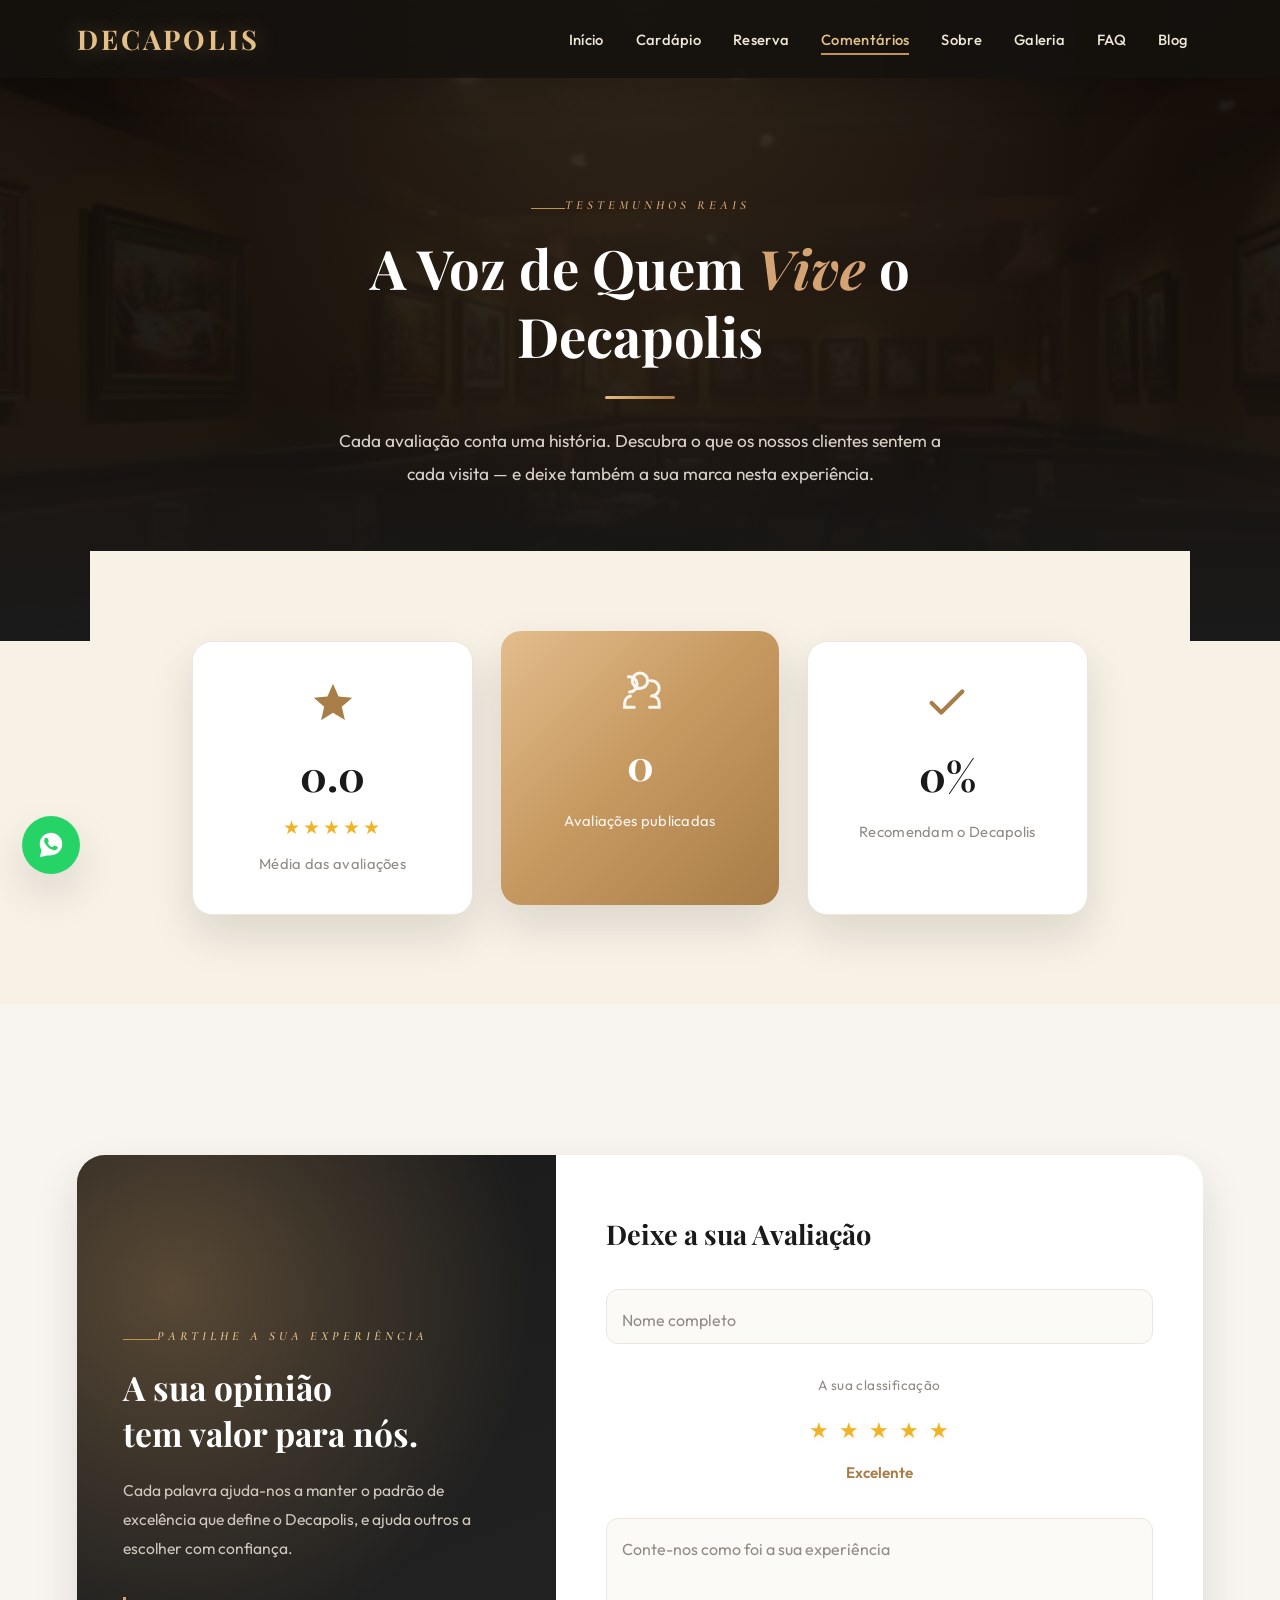
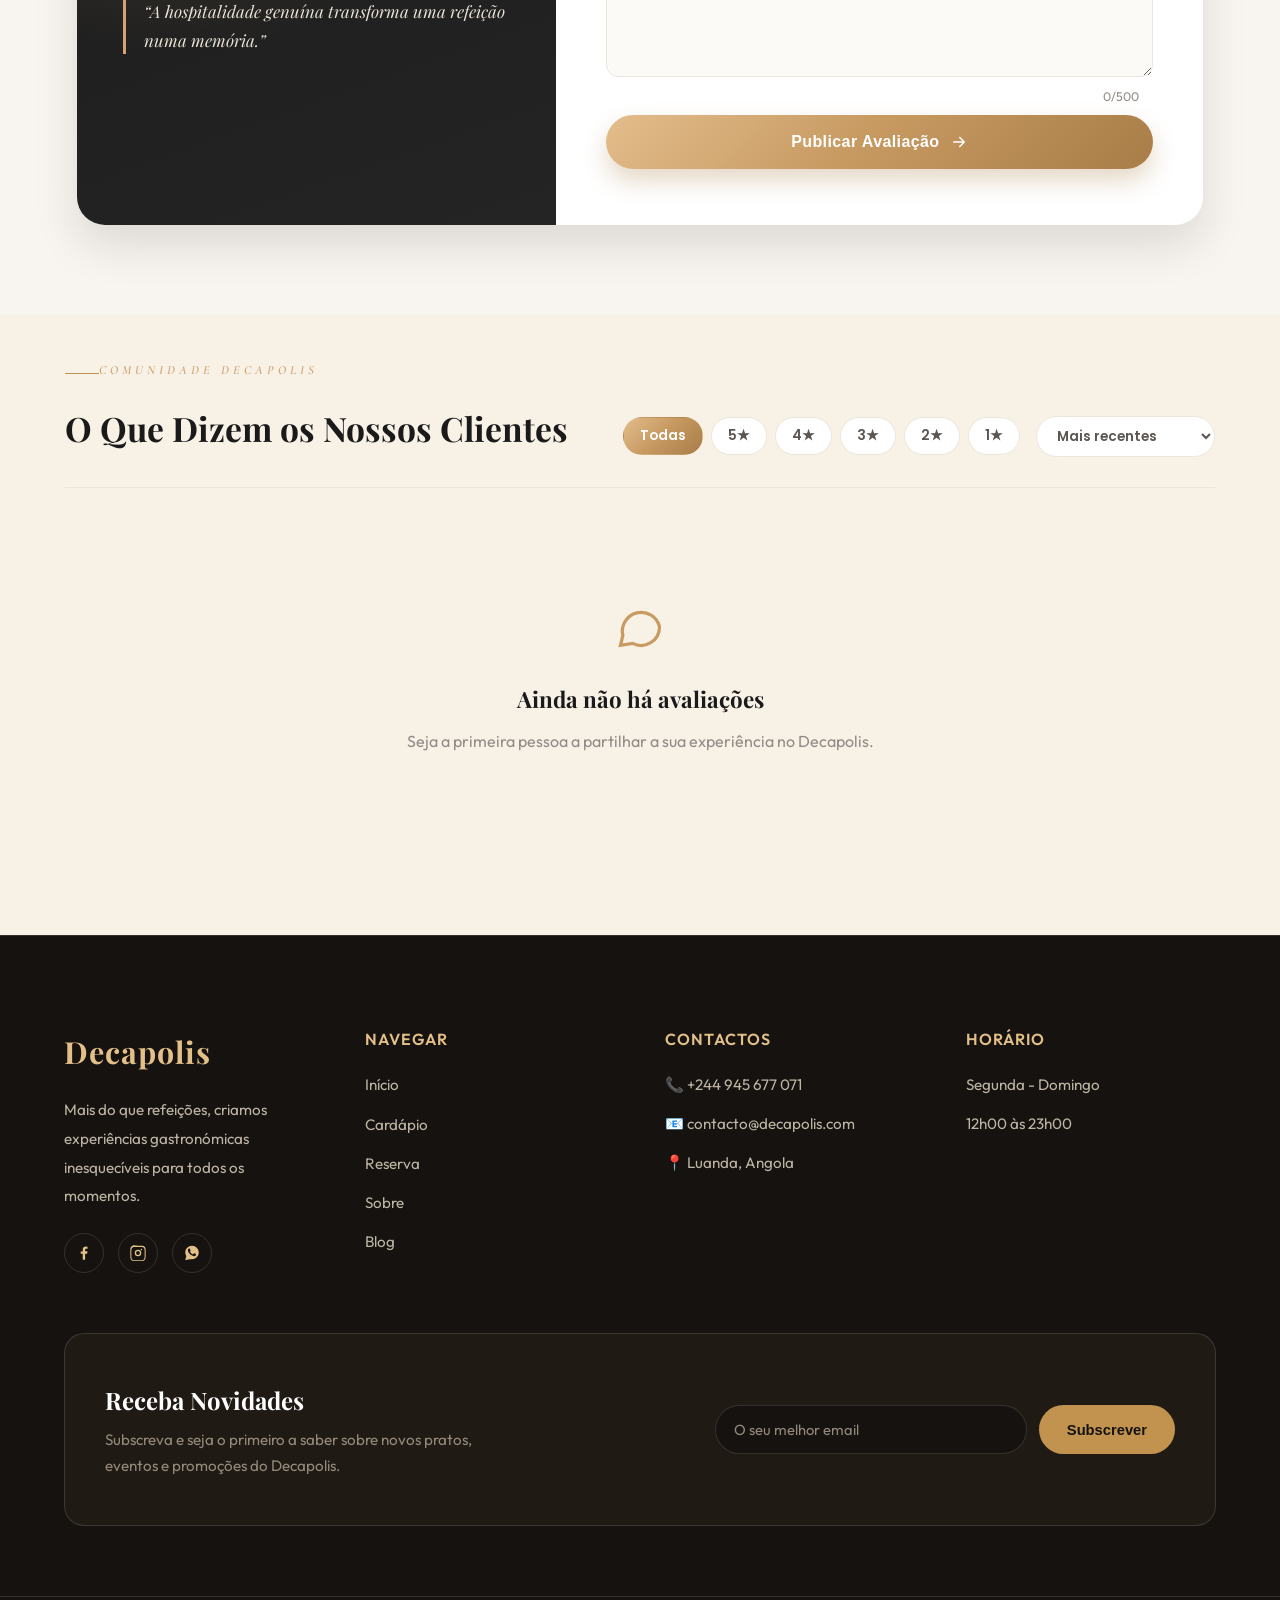
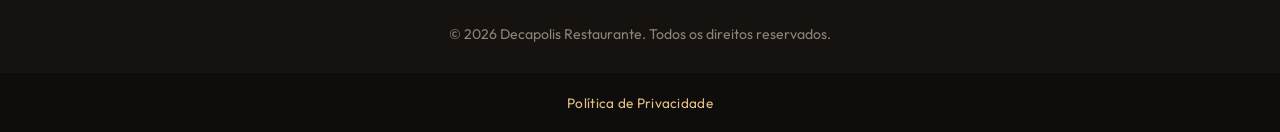
<file: html/comentarios.html>
<!DOCTYPE html>
<html lang="pt">
<head>
    <meta charset="UTF-8">
    <meta name="viewport" content="width=device-width, initial-scale=1.0">
<script async src="https://www.googletagmanager.com/gtag/js?id=G-DQDHZ5NMY1"></script>
<script>
  window.dataLayer = window.dataLayer || [];
  function gtag(){dataLayer.push(arguments);}
  gtag('js', new Date());
  gtag('config', 'G-DQDHZ5NMY1');
</script>
    <title>Comentários | Decapolis</title>

    <meta name="description" content="Veja o que os nossos clientes dizem sobre a experiência Decapolis e deixe também a sua avaliação.">
    <link rel="stylesheet" href="../css/style.css">
    <link rel="stylesheet" href="../css/comentarios.css">

    <link rel="preconnect" href="https://fonts.googleapis.com">
    <link rel="preconnect" href="https://fonts.gstatic.com" crossorigin>
    <link href="https://fonts.googleapis.com/css2?family=Cormorant+Garamond:ital,wght@0,500;0,600;1,500;1,600&family=Outfit:wght@300;400;500;600;700&family=Playfair+Display:ital,wght@0,700;0,900;1,600&family=Poppins:wght@300;400;500;600&display=swap" rel="stylesheet">
</head>
<body class="pagina-interna">

<!-- HEADER -->
<header>
    <nav>
        <div class="logo">Decapolis</div>
        <button class="nav-toggle" aria-label="Abrir menu"><span></span><span></span><span></span></button>
        <ul>
            <li><a href="index.html">Início</a></li>
            <li><a href="cardapio.html">Cardápio</a></li>
            <li><a href="reserva.html">Reserva</a></li>
            <li><a href="comentarios.html" class="ativo">Comentários</a></li>
            <li><a href="sobre.html">Sobre</a></li>
            <li><a href="galeria.html">Galeria</a></li>
            <li><a href="faq.html">FAQ</a></li>
            <li><a href="blog.html">Blog</a></li>
        </ul>
    </nav>
</header>

<!-- HERO -->
<section class="comentarios-hero">
    <div class="hero-conteudo">
        <span class="eyebrow">Testemunhos reais</span>
        <h1>A Voz de Quem <em>Vive</em> o Decapolis</h1>
        <div class="divisor-ouro"></div>
        <p>
            Cada avaliação conta uma história. Descubra o que os nossos clientes
            sentem a cada visita — e deixe também a sua marca nesta experiência.
        </p>
    </div>
</section>

<!-- ESTATÍSTICAS (flutuam sobre o hero) -->
<section class="estatisticas-wrapper">
    <div class="estatisticas">
        <div class="estatistica">
            <div class="icone-estat">
                <svg viewBox="0 0 24 24" fill="none"><path d="M12 2l2.9 6.6 7.1.6-5.4 4.7 1.6 7-6.2-3.8L5.8 21l1.6-7L2 9.2l7.1-.6L12 2z" fill="currentColor"/></svg>
            </div>
            <h2 id="mediaEstrelas">5.0</h2>
            <span class="estrelas-mini">★★★★★</span>
            <p>Média das avaliações</p>
        </div>

        <div class="estatistica destaque">
            <div class="icone-estat">
                <svg viewBox="0 0 24 24" fill="none"><path d="M17 20h5v-2a4 4 0 00-3-3.87M9 20H4v-2a4 4 0 013-3.87m5-4a4 4 0 100-8 4 4 0 000 8zm6 4a4 4 0 10-.5-7.97M6.5 12.03A4 4 0 106 4.06" stroke="currentColor" stroke-width="1.6" stroke-linecap="round"/></svg>
            </div>
            <h2 id="totalComentarios">0</h2>
            <p>Avaliações publicadas</p>
        </div>

        <div class="estatistica">
            <div class="icone-estat">
                <svg viewBox="0 0 24 24" fill="none"><path d="M20 6L9 17l-5-5" stroke="currentColor" stroke-width="2.2" stroke-linecap="round" stroke-linejoin="round"/></svg>
            </div>
            <h2 id="taxaRecomendacao">100%</h2>
            <p>Recomendam o Decapolis</p>
        </div>
    </div>
</section>

<!-- FORMULÁRIO -->
<section class="formulario-comentario">
    <div class="painel-formulario">

        <div class="painel-lado">
            <span class="eyebrow eyebrow-clara">Partilhe a sua experiência</span>
            <h2>A sua opinião <br>tem valor para nós.</h2>
            <p class="painel-texto">
                Cada palavra ajuda-nos a manter o padrão de excelência que
                define o Decapolis, e ajuda outros a escolher com confiança.
            </p>
            <blockquote>
                “A hospitalidade genuína transforma uma refeição
                numa memória.”
            </blockquote>
        </div>

        <div class="card-formulario">
            <h3>Deixe a sua Avaliação</h3>

            <div class="campo">
                <input type="text" id="nome" placeholder=" " maxlength="60">
                <label for="nome">Nome completo</label>
                <span class="erro" id="erroNome">Por favor, indique o seu nome.</span>
            </div>

            <div class="bloco-avaliacao">
                <span class="rotulo-campo">A sua classificação</span>
                <div class="avaliacao">
                    <span class="estrela" data-value="1">★</span>
                    <span class="estrela" data-value="2">★</span>
                    <span class="estrela" data-value="3">★</span>
                    <span class="estrela" data-value="4">★</span>
                    <span class="estrela" data-value="5">★</span>
                </div>
                <span class="rotulo-nota" id="rotuloNota">Excelente</span>
            </div>

            <div class="campo">
                <textarea id="comentario" rows="5" maxlength="500" placeholder=" "></textarea>
                <label for="comentario">Conte-nos como foi a sua experiência</label>
                <span class="contador"><span id="contadorAtual">0</span>/500</span>
                <span class="erro" id="erroComentario">Escreva um comentário antes de publicar.</span>
            </div>

            <button class="btn-publicar" onclick="guardarComentario()">
                <span>Publicar Avaliação</span>
                <svg viewBox="0 0 24 24" fill="none"><path d="M5 12h14M13 6l6 6-6 6" stroke="currentColor" stroke-width="2" stroke-linecap="round" stroke-linejoin="round"/></svg>
            </button>

            <p class="confirmacao" id="mensagemSucesso">✓ Obrigado! A sua avaliação foi publicada.</p>
        </div>
    </div>
</section>

<!-- LISTA -->
<section class="lista-comentarios">
    <div class="lista-cabecalho">
        <div>
            <span class="eyebrow">Comunidade Decapolis</span>
            <h2>O Que Dizem os Nossos Clientes</h2>
        </div>

        <div class="controlos">
            <div class="filtros" id="filtros">
                <button class="filtro ativo" data-filtro="todos">Todas</button>
                <button class="filtro" data-filtro="5">5★</button>
                <button class="filtro" data-filtro="4">4★</button>
                <button class="filtro" data-filtro="3">3★</button>
                <button class="filtro" data-filtro="2">2★</button>
                <button class="filtro" data-filtro="1">1★</button>
            </div>

            <select id="ordenacao" class="select-ordenar">
                <option value="recentes">Mais recentes</option>
                <option value="antigos">Mais antigos</option>
                <option value="maior">Melhor avaliação</option>
                <option value="menor">Pior avaliação</option>
                <option value="util">Mais úteis</option>
            </select>
        </div>
    </div>

    <div id="listaComentarios" class="grelha-comentarios"></div>

    <div id="estadoVazio" class="estado-vazio" style="display:none;">
        <svg viewBox="0 0 24 24" fill="none" width="52" height="52"><path d="M21 11.5a8.5 8.5 0 01-12.36 7.58L3 20l1.08-4.55A8.5 8.5 0 1121 11.5z" stroke="currentColor" stroke-width="1.5"/></svg>
        <h3 id="tituloVazio">Ainda não há avaliações</h3>
        <p id="textoVazio">Seja a primeira pessoa a partilhar a sua experiência no Decapolis.</p>
    </div>
</section>

<!-- FOOTER -->
<footer class="footer">
    <div class="footer-container">
        <div class="footer-col">
            <h3>Decapolis</h3>
            <p>
                Mais do que refeições,
                criamos experiências gastronómicas
                inesquecíveis para todos os momentos.
            </p>
        </div>

        <div class="footer-col">
            <h4>Navegar</h4>
            <ul>
                <li><a href="index.html">Início</a></li>
                <li><a href="cardapio.html">Cardápio</a></li>
                <li><a href="reserva.html">Reserva</a></li>
                <li><a href="sobre.html">Sobre</a></li>
                <li><a href="blog.html">Blog</a></li>
            </ul>
        </div>

        <div class="footer-col">
            <h4>Contactos</h4>
            <p>📞 +244 945 677 071</p>
            <p>📧 contacto@decapolis.com</p>
            <p>📍 Luanda, Angola</p>
        </div>

        <div class="footer-col">
            <h4>Horário</h4>
            <p>Segunda - Domingo</p>
            <p>12h00 às 23h00</p>
        </div>
    </div>

    <div class="footer-bottom">
        <p>© 2026 Decapolis Restaurante. Todos os direitos reservados.</p>
    </div>
</footer>

<div class="footer-politica">
    <a href="politica.html">Política de Privacidade</a>
</div>

<script src="../js/script.js"></script>
<script src="../js/comentarios.js"></script>
</body>
</html>
</file>
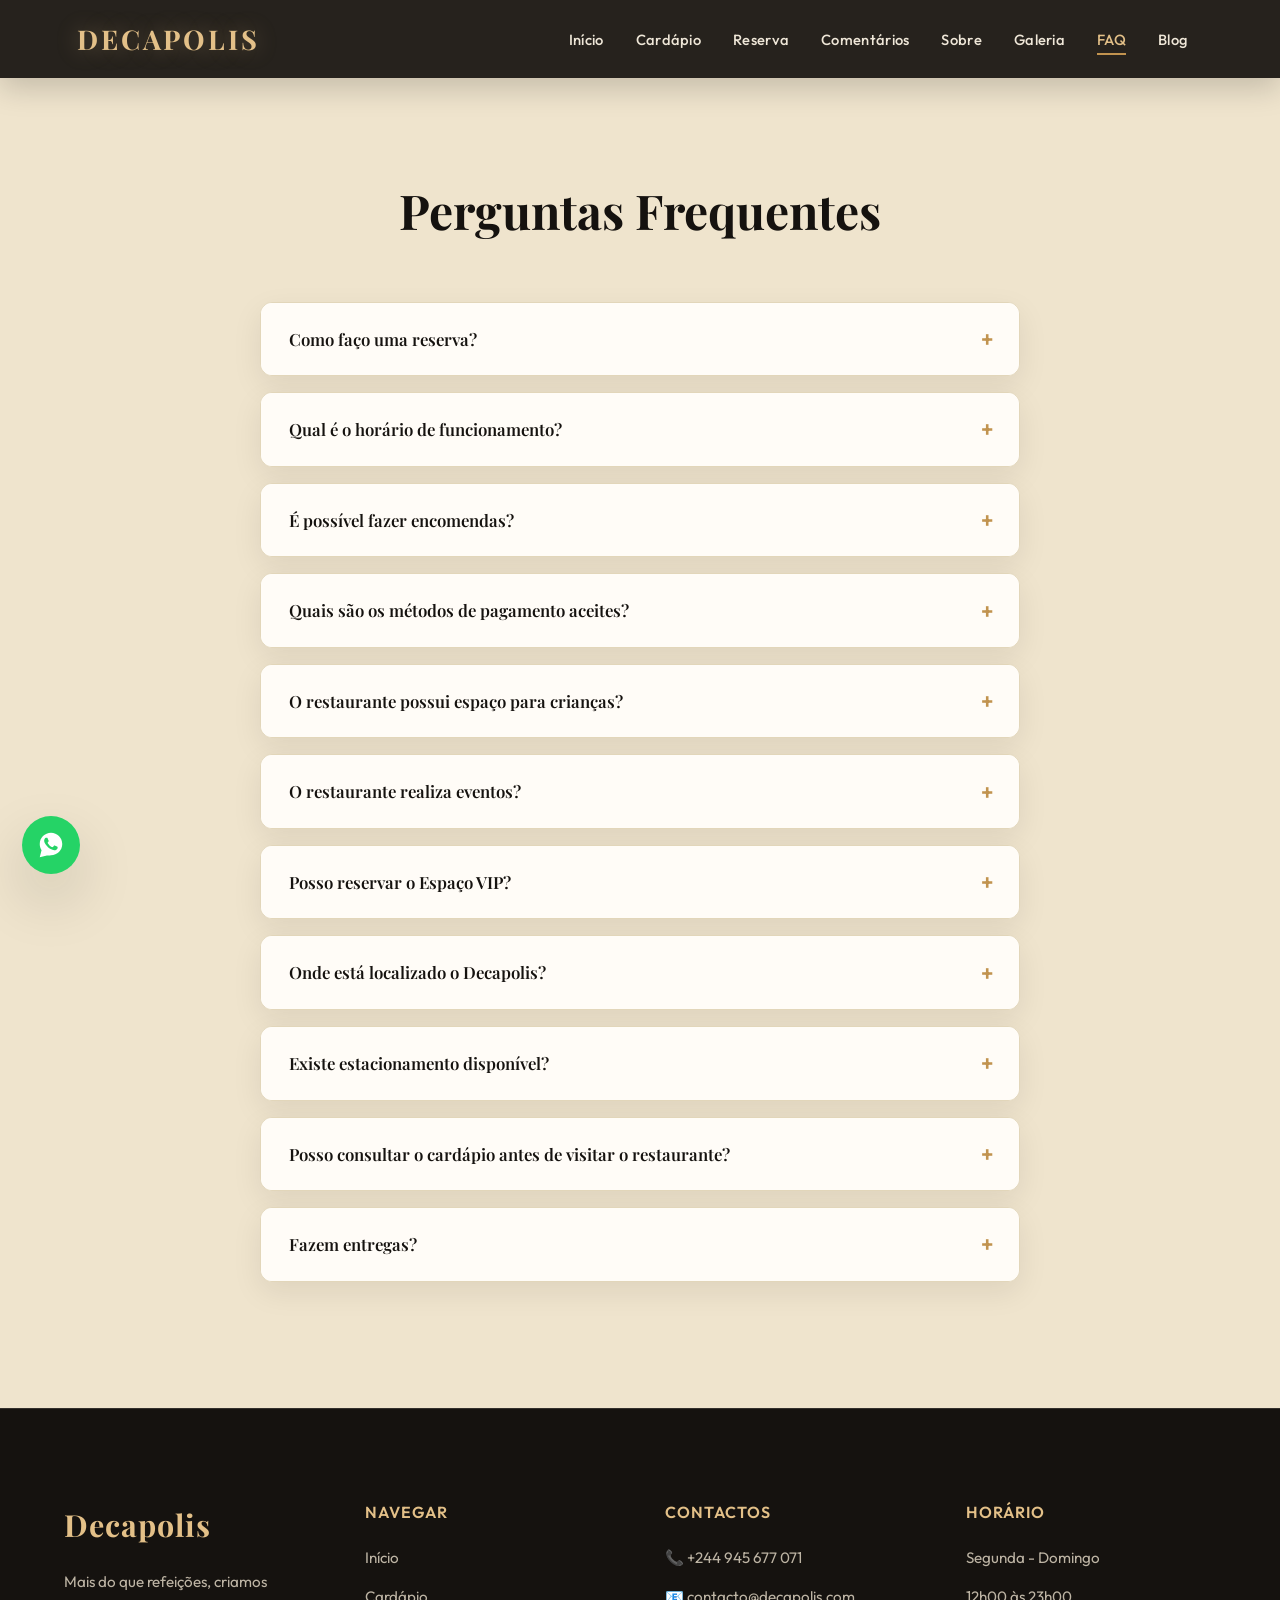
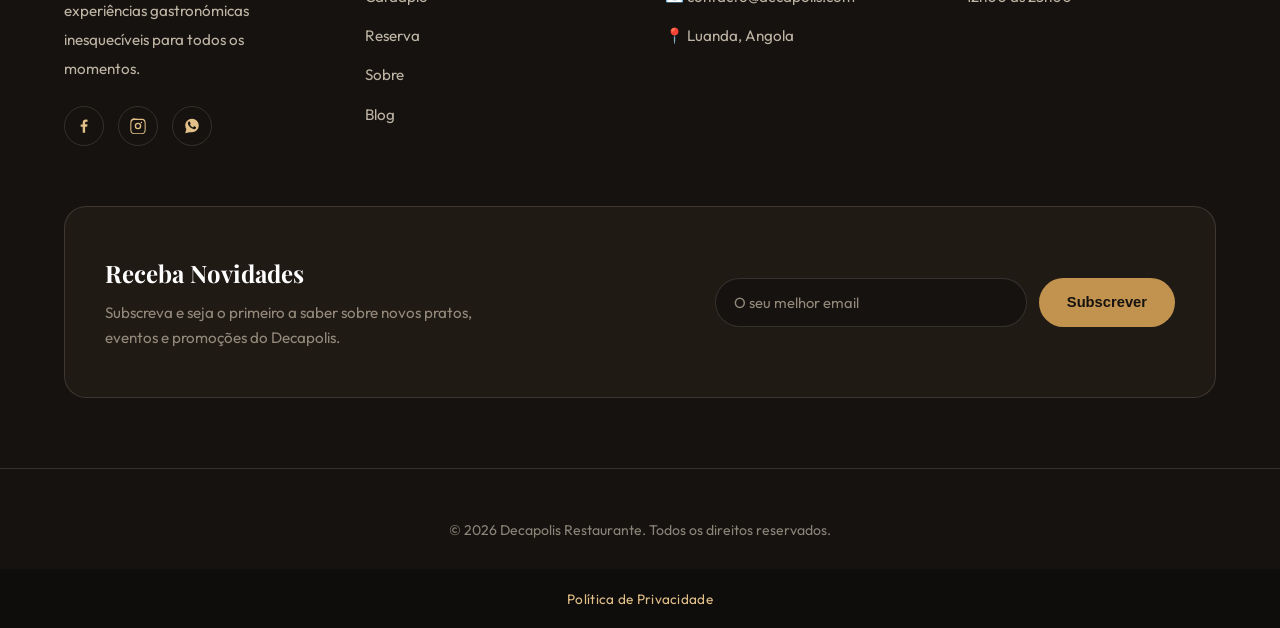
<file: html/faq.html>
<!DOCTYPE html>
<html lang="pt-br">
<head>
    <meta charset="UTF-8">
    <meta name="viewport" content="width=device-width, initial-scale=1.0">
   <script async src="https://www.googletagmanager.com/gtag/js?id=G-DQDHZ5NMY1"></script>
   <script>
  window.dataLayer = window.dataLayer || [];
  function gtag(){dataLayer.push(arguments);}
  gtag('js', new Date());
  gtag('config', 'G-DQDHZ5NMY1');
</script>
    <title>FAQ | Decapolis</title>
    <meta name="description" content="Perguntas frequentes sobre reservas, horários, entregas e serviços do restaurante Decapolis.">
    <link rel="stylesheet" href="../css/style.css">
    <link rel="preconnect" href="https://fonts.googleapis.com">
    <link rel="preconnect" href="https://fonts.gstatic.com" crossorigin>
    <link href="https://fonts.googleapis.com/css2?family=Cormorant+Garamond:ital,wght@0,500;0,600;1,500;1,600&family=Outfit:wght@300;400;500;600;700&family=Playfair+Display:ital,wght@0,700;0,900;1,600&family=Poppins:wght@300;400;500;600&display=swap" rel="stylesheet">
</head>
<body class="pagina-interna">

<header>
    <nav>
        <div class="logo">Decapolis</div>
        <button class="nav-toggle" aria-label="Abrir menu"><span></span><span></span><span></span></button>
        <ul>
            <li><a href="index.html">Início</a></li>
            <li><a href="cardapio.html">Cardápio</a></li>
            <li><a href="reserva.html">Reserva</a></li>
            <li><a href="comentarios.html">Comentários</a></li>
            <li><a href="sobre.html">Sobre</a></li>
            <li><a href="galeria.html">Galeria</a></li>
            <li><a href="faq.html" class="ativo">FAQ</a></li>
            <li><a href="blog.html">Blog</a></li>
        </ul>
    </nav>
</header>

<section class="faq-section">
    <h1>Perguntas Frequentes</h1>

    <div class="faq-container">

        <div class="faq-item animar">
            <div class="faq-pergunta" onclick="toggleFAQ(this)">
                Como faço uma reserva?
            </div>
            <div class="faq-resposta">
                Você pode reservar diretamente na página de reserva ou via WhatsApp.
            </div>
        </div>

        <div class="faq-item animar">
            <div class="faq-pergunta" onclick="toggleFAQ(this)">
                Qual é o horário de funcionamento?
            </div>
            <div class="faq-resposta">
                Funcionamos todos os dias das 12h às 23h.
            </div>
        </div>

         <div class="faq-item animar">
            <div class="faq-pergunta" onclick="toggleFAQ(this)">
                É possível fazer encomendas?
            </div>
            <div class="faq-resposta">
                Sim. Pode efetuar encomendas através do nosso WhatsApp.
            </div>
        </div>
        

        <div class="faq-item animar">
            <div class="faq-pergunta" onclick="toggleFAQ(this)">
                Quais são os métodos de pagamento aceites?
            </div>
            <div class="faq-resposta">
                Aceitamos pagamentos em numerário,
            cartão bancário e outros métodos disponíveis.
            </div>
        </div>

         <div class="faq-item animar">
            <div class="faq-pergunta" onclick="toggleFAQ(this)">
                O restaurante possui espaço para crianças?
            </div>
            <div class="faq-resposta">
                Sim. Dispomos de uma área preparada
            para o entretenimento dos mais pequenos.
            </div>
        </div>
        
        <div class="faq-item animar">
            <div class="faq-pergunta" onclick="toggleFAQ(this)">
               O restaurante realiza eventos?
            </div>
            <div class="faq-resposta">
                Sim. Organizamos aniversários,
            eventos empresariais e celebrações especiais.
            </div>
        </div>

        <div class="faq-item animar">
            <div class="faq-pergunta" onclick="toggleFAQ(this)">
               Posso reservar o Espaço VIP?
            </div>
            <div class="faq-resposta">
                 Sim. O Espaço VIP pode ser reservado
            mediante disponibilidade.
            </div>
        </div>

          <div class="faq-item animar">
            <div class="faq-pergunta" onclick="toggleFAQ(this)">
               Onde está localizado o Decapolis?
            </div>
            <div class="faq-resposta">
                 Estamos localizados em Luanda(patriota), Angola,
            num ambiente moderno e acolhedor.
            </div>
        </div>

         <div class="faq-item animar">
            <div class="faq-pergunta" onclick="toggleFAQ(this)">
               Existe estacionamento disponível?
            </div>
            <div class="faq-resposta">
                 Sim. Dispomos de estacionamento
            para maior comodidade dos nossos clientes.
            </div>
        </div>
         
          <div class="faq-item animar">
            <div class="faq-pergunta" onclick="toggleFAQ(this)">
               Posso consultar o cardápio antes de visitar o restaurante?
            </div>
            <div class="faq-resposta">
                  Sim. O nosso cardápio está disponível no site,
            onde poderá conhecer os pratos, sobremesas
            e bebidas antes da sua visita.
            </div>
        </div>

        <div class="faq-item animar">
            <div class="faq-pergunta" onclick="toggleFAQ(this)">
                Fazem entregas?
            </div>
            <div class="faq-resposta">
                Sim, fazemos entregas em algumas áreas de Luanda.
            </div>
        </div>

    </div>
</section>


   <footer class="footer">

    <div class="footer-container">

        <!-- SOBRE -->

        <div class="footer-col">

            <h3>Decapolis</h3>

            <p>
                Mais do que refeições,
                criamos experiências gastronómicas
                inesquecíveis para todos os momentos.
            </p>

        </div>

        <!-- LINKS -->

        <div class="footer-col">

             <h4>Navegar</h4>

            <ul>

                <li><a href="index.html">Início</a></li>

                <li><a href="cardapio.html">Cardápio</a></li>

                <li><a href="reserva.html">Reserva</a></li>

                <li><a href="sobre.html">Sobre</a></li>

                <li><a href="blog.html">Blog</a></li>

            </ul>

        </div>

        <!-- CONTACTOS -->

        <div class="footer-col">

            <h4>Contactos</h4>

            <p>📞 +244 945 677 071</p>

            <p>📧 contacto@decapolis.com</p>

            <p>📍 Luanda, Angola</p>

        </div>

        <!-- HORÁRIO -->

        <div class="footer-col">

            <h4>Horário</h4>

            <p>Segunda - Domingo</p>

            <p>12h00 às 23h00</p>

        </div>

    </div>

    <div class="footer-bottom">

        <p>
            <br>
            © 2026 Decapolis Restaurante.
            Todos os direitos reservados.
        </p>

    </div>

</footer>

<div class="footer-politica">
    <a href="politica.html">Política de Privacidade</a>
</div>


<script src="../js/script.js"></script>
</body>
</html>
</file>
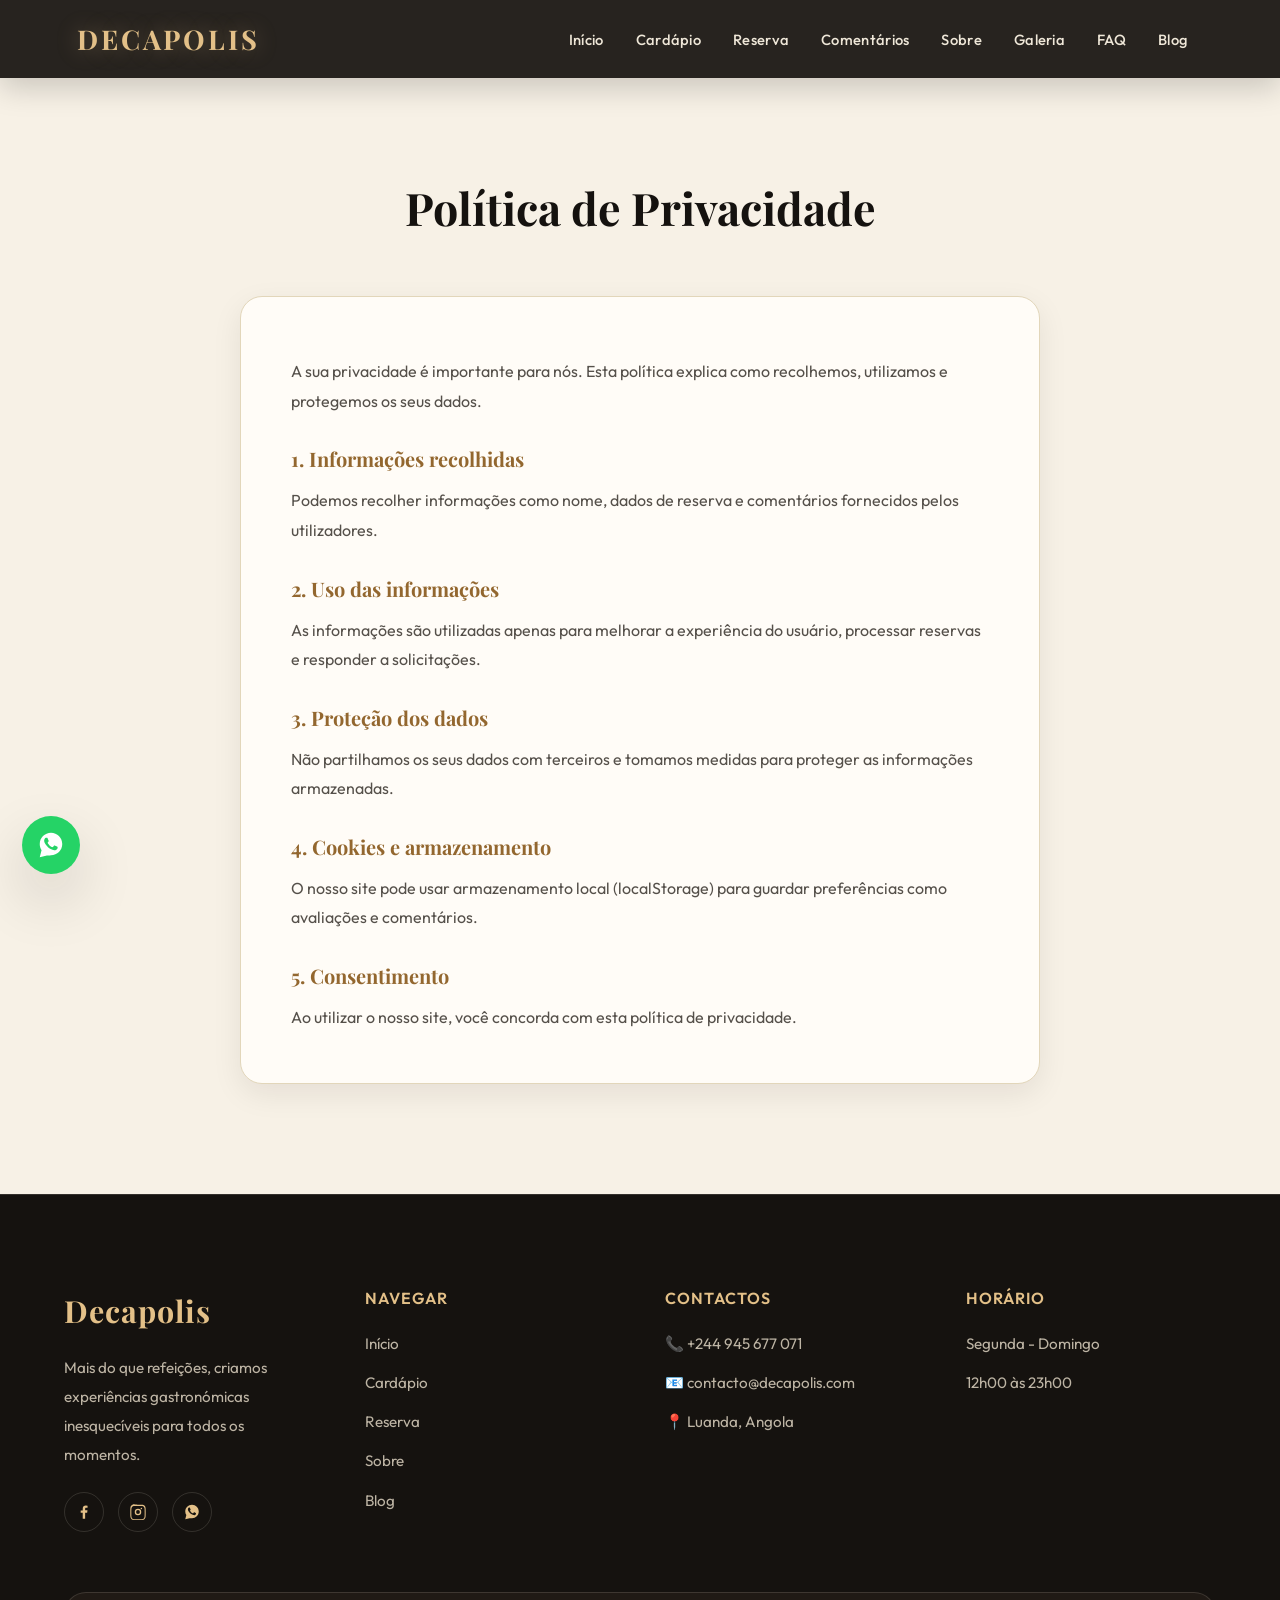
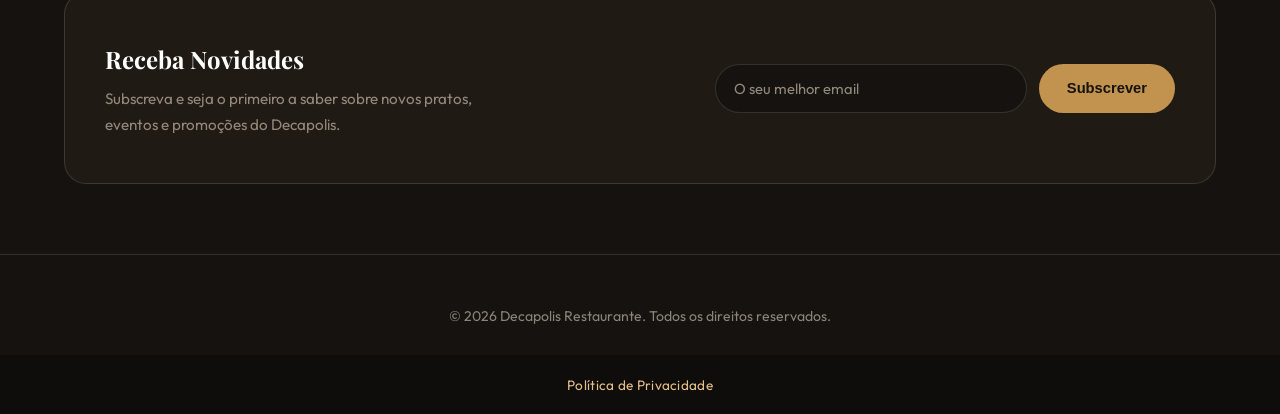
<file: html/politica.html>
<!DOCTYPE html>
<html lang="pt-br">
<head>
    <meta charset="UTF-8">
    <meta name="viewport" content="width=device-width, initial-scale=1.0">
<script async src="https://www.googletagmanager.com/gtag/js?id=G-DQDHZ5NMY1"></script>
<script>
  window.dataLayer = window.dataLayer || [];
  function gtag(){dataLayer.push(arguments);}
  gtag('js', new Date());

  gtag('config', 'G-DQDHZ5NMY1');
</script>
    <title>Política de Privacidade | Decapolis</title>
    <meta name="description" content="Política de privacidade do restaurante Decapolis.">
    <link rel="stylesheet" href="../css/style.css">
    <link rel="preconnect" href="https://fonts.googleapis.com">
    <link rel="preconnect" href="https://fonts.gstatic.com" crossorigin>
    <link href="https://fonts.googleapis.com/css2?family=Cormorant+Garamond:ital,wght@0,500;0,600;1,500;1,600&family=Outfit:wght@300;400;500;600;700&family=Playfair+Display:ital,wght@0,700;0,900;1,600&family=Poppins:wght@300;400;500;600&display=swap" rel="stylesheet">
</head>
<body class="pagina-interna">

<header>
    <nav>
        <div class="logo">Decapolis</div>
        <button class="nav-toggle" aria-label="Abrir menu"><span></span><span></span><span></span></button>
        <ul>
            <li><a href="index.html">Início</a></li>
            <li><a href="cardapio.html">Cardápio</a></li>
            <li><a href="reserva.html">Reserva</a></li>
            <li><a href="comentarios.html">Comentários</a></li>
            <li><a href="sobre.html">Sobre</a></li>
            <li><a href="galeria.html">Galeria</a></li>
            <li><a href="faq.html">FAQ</a></li>
            <li><a href="blog.html">Blog</a></li>
        </ul>
    </nav>
</header>

<section class="politica-section">
    <h1>Política de Privacidade</h1>

    <div class="politica-container">

        <p>
            A sua privacidade é importante para nós. Esta política explica como recolhemos,
            utilizamos e protegemos os seus dados.
        </p>

        <h3>1. Informações recolhidas</h3>
        <p>
            Podemos recolher informações como nome, dados de reserva e comentários fornecidos
            pelos utilizadores.
        </p>

        <h3>2. Uso das informações</h3>
        <p>
            As informações são utilizadas apenas para melhorar a experiência do usuário,
            processar reservas e responder a solicitações.
        </p>

        <h3>3. Proteção dos dados</h3>
        <p>
            Não partilhamos os seus dados com terceiros e tomamos medidas para proteger as
            informações armazenadas.
        </p>

        <h3>4. Cookies e armazenamento</h3>
        <p>
            O nosso site pode usar armazenamento local (localStorage) para guardar preferências
            como avaliações e comentários.
        </p>

        <h3>5. Consentimento</h3>
        <p>
            Ao utilizar o nosso site, você concorda com esta política de privacidade.
        </p>

    </div>
</section>



<footer class="footer">

    <div class="footer-container">

        <!-- SOBRE -->

        <div class="footer-col">

            <h3>Decapolis</h3>

            <p>
                Mais do que refeições,
                criamos experiências gastronómicas
                inesquecíveis para todos os momentos.
            </p>

        </div>

        <!-- LINKS -->

        <div class="footer-col">

             <h4>Navegar</h4>

            <ul>

                <li><a href="index.html">Início</a></li>

                <li><a href="cardapio.html">Cardápio</a></li>

                <li><a href="reserva.html">Reserva</a></li>

                <li><a href="sobre.html">Sobre</a></li>

                <li><a href="blog.html">Blog</a></li>

            </ul>

        </div>

        <!-- CONTACTOS -->

        <div class="footer-col">

            <h4>Contactos</h4>

            <p>📞 +244 945 677 071</p>

            <p>📧 contacto@decapolis.com</p>

            <p>📍 Luanda, Angola</p>

        </div>

        <!-- HORÁRIO -->

        <div class="footer-col">

            <h4>Horário</h4>

            <p>Segunda - Domingo</p>

            <p>12h00 às 23h00</p>

        </div>

    </div>

    <div class="footer-bottom">

        <p>
            <br>
            © 2026 Decapolis Restaurante.
            Todos os direitos reservados.
        </p>

    </div>

</footer>

<div class="footer-politica">
    <a href="politica.html">Política de Privacidade</a>
</div>

<script src="../js/script.js"></script>
</body>
</html>
</file>
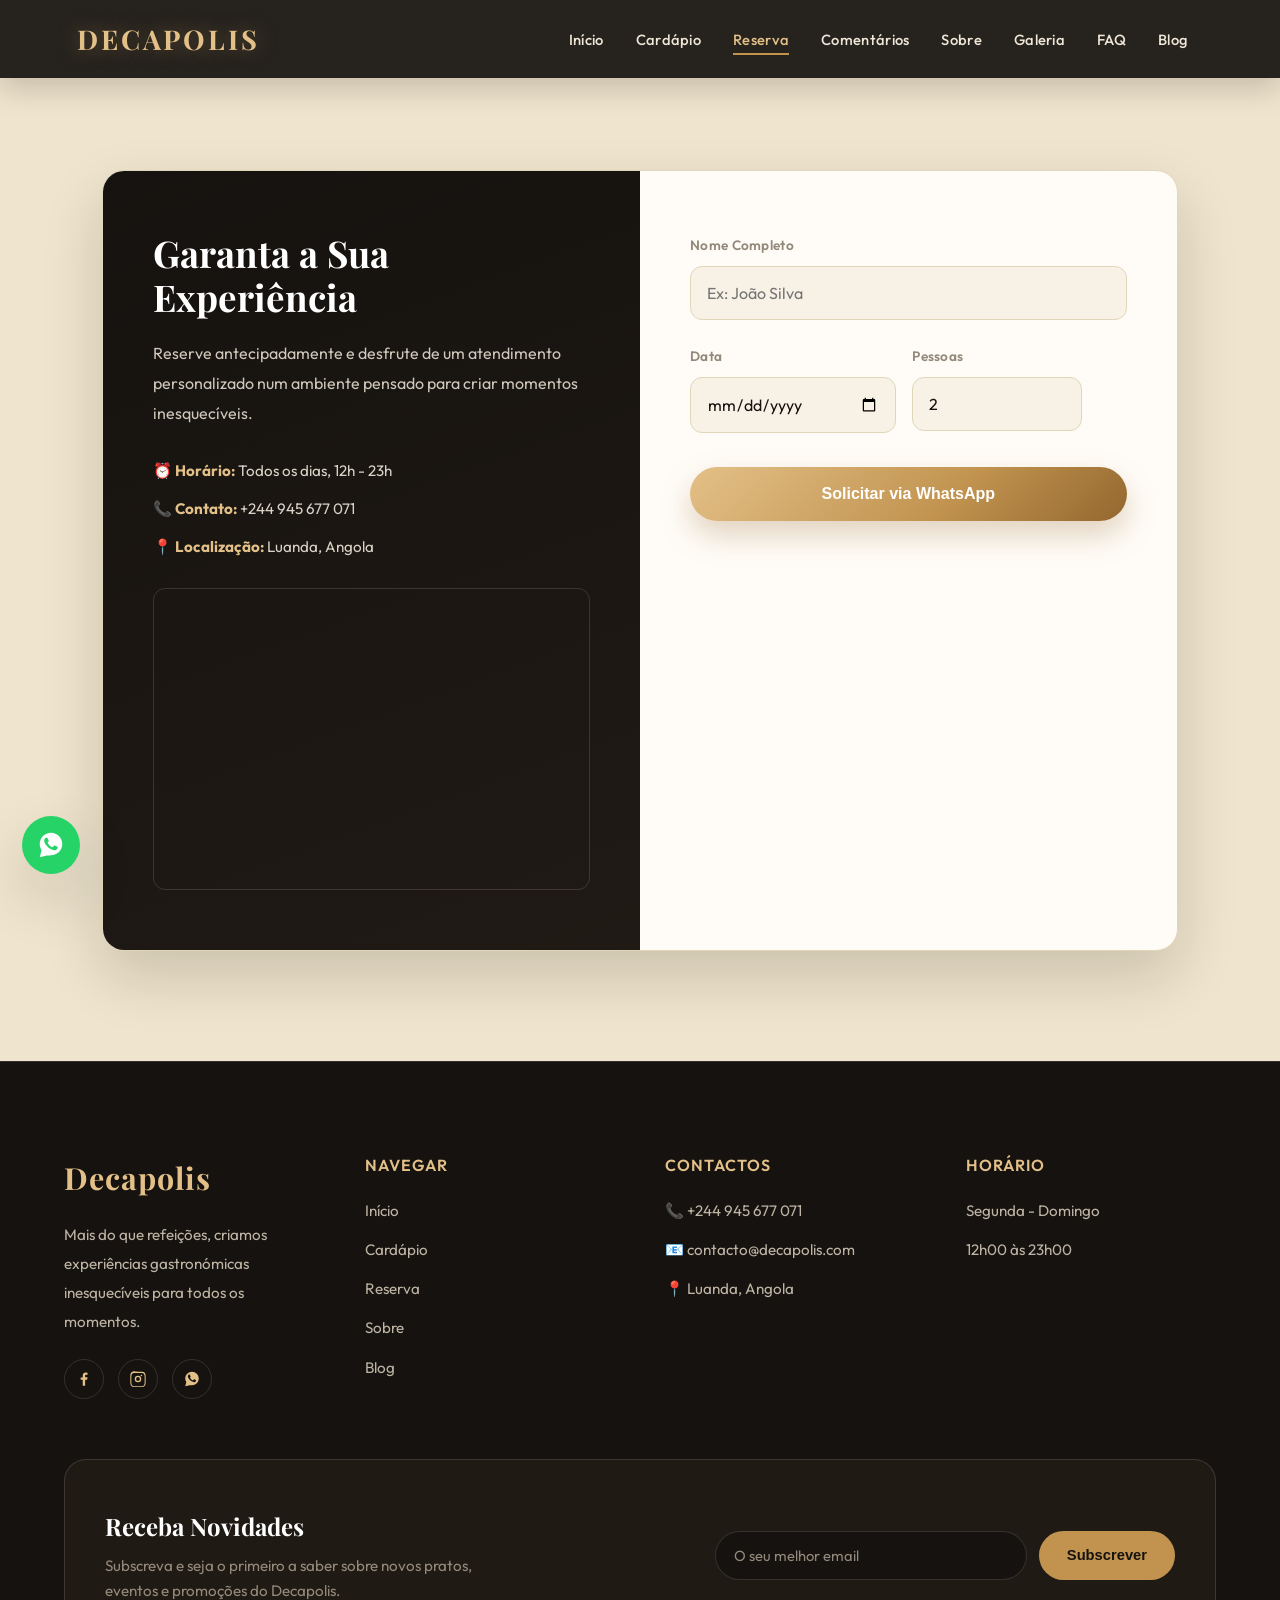
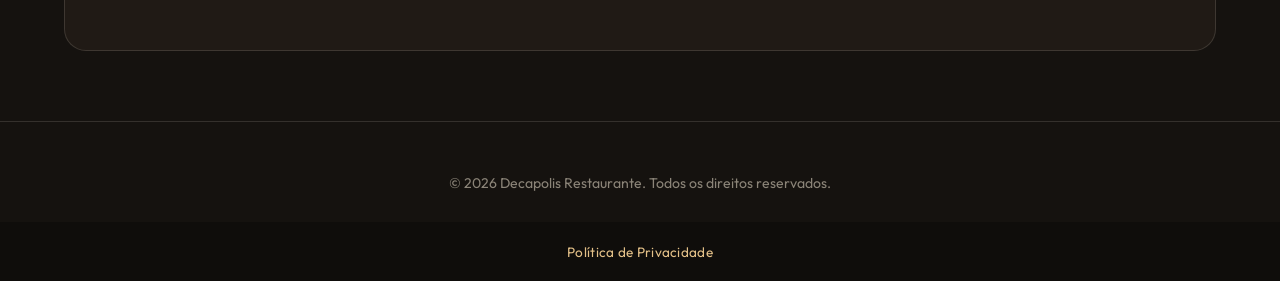
<file: html/reserva.html>
<!DOCTYPE html>
<html lang="pt-br">
<head>
    <meta charset="UTF-8">
    <meta name="viewport" content="width=device-width, initial-scale=1.0">
<script async src="https://www.googletagmanager.com/gtag/js?id=G-DQDHZ5NMY1"></script>
<script>
  window.dataLayer = window.dataLayer || [];
  function gtag(){dataLayer.push(arguments);}
  gtag('js', new Date());
  gtag('config', 'G-DQDHZ5NMY1');
</script>
    <title>Reserva | Decapolis</title>
    <meta name="description" content="Reserve a sua mesa no Decapolis, o restaurante de referência em Luanda, Angola.">
    <link rel="stylesheet" href="../css/style.css">
    <link rel="preconnect" href="https://fonts.googleapis.com">
    <link rel="preconnect" href="https://fonts.gstatic.com" crossorigin>
    <link href="https://fonts.googleapis.com/css2?family=Cormorant+Garamond:ital,wght@0,500;0,600;1,500;1,600&family=Outfit:wght@300;400;500;600;700&family=Playfair+Display:ital,wght@0,700;0,900;1,600&family=Poppins:wght@300;400;500;600&display=swap" rel="stylesheet">
</head>
<body class="pagina-interna">

<header>
    <nav>
        <div class="logo">Decapolis</div>
        <button class="nav-toggle" aria-label="Abrir menu"><span></span><span></span><span></span></button>
        <ul>
            <li><a href="index.html">Início</a></li>
            <li><a href="cardapio.html">Cardápio</a></li>
            <li><a href="reserva.html" class="ativo">Reserva</a></li>
            <li><a href="comentarios.html">Comentários</a></li>
            <li><a href="sobre.html">Sobre</a></li>
            <li><a href="galeria.html">Galeria</a></li>
             <li><a href="faq.html">FAQ</a></li>
             <li><a href="blog.html">Blog</a></li>
        </ul>
    </nav>
</header>

 <section id="reserva" class="reserva-section">
        <div class="reserva-container animar">
            <div class="reserva-info">
                <h2>Garanta a Sua Experiência</h2>
                <p>Reserve antecipadamente e desfrute de um atendimento personalizado
num ambiente pensado para criar momentos inesquecíveis.</p>
                <div class="info-detalhes">
                    <p><strong>⏰ Horário:</strong> Todos os dias, 12h - 23h</p>
                    <p><strong>📞 Contato:</strong> +244 945 677 071</p>
                    <p><strong>📍 Localização:</strong> Luanda, Angola</p>
                </div>
                
                  <div class="mapa">
                  <iframe src="https://www.google.com/maps?q=Luanda,Angola&output=embed"
                   width="100%" height="300" style="border:0;" allowfullscreen="" loading="lazy">
                  </iframe>
                  </div>


                <!-- mapa local -->
                <!--div class="mapa-local">
                 <img src="../img/mapa-luanda.png"
                 alt="Mapa do Restaurante">
                 </div !-->
                
            </div>
            <div class="reserva-form">
                <form id="formReserva">
                    <div class="input-group">
                        <label>Nome Completo</label>
                        <input type="text" id="nome" placeholder="Ex: João Silva" required>
                    </div>
                    <div class="input-row">
                        <div class="input-group">
                            <label>Data</label>
                            <input type="date" id="data" required>
                        </div>
                        <div class="input-group">
                            <label>Pessoas</label>
                            <input type="number" id="pessoas" min="1" max="20" value="2" required>
                        </div>
                    </div>
                    <button type="button" class="btn-enviar-whats" onclick="enviarWhatsApp()">
                        Solicitar via WhatsApp
                    </button>
                </form>
            </div>
        </div>


    </section>

     
    <footer class="footer">

    <div class="footer-container">

        <!-- SOBRE -->

        <div class="footer-col">

            <h3>Decapolis</h3>

            <p>
                Mais do que refeições,
                criamos experiências gastronómicas
                inesquecíveis para todos os momentos.
            </p>

        </div>

        <!-- LINKS -->

        <div class="footer-col">

             <h4>Navegar</h4>

            <ul>

                <li><a href="index.html">Início</a></li>

                <li><a href="cardapio.html">Cardápio</a></li>

                <li><a href="reserva.html">Reserva</a></li>

                <li><a href="sobre.html">Sobre</a></li>

                <li><a href="blog.html">Blog</a></li>

            </ul>

        </div>

        <!-- CONTACTOS -->

        <div class="footer-col">

            <h4>Contactos</h4>

            <p>📞 +244 945 677 071</p>

            <p>📧 contacto@decapolis.com</p>

            <p>📍 Luanda, Angola</p>

        </div>

        <!-- HORÁRIO -->

        <div class="footer-col">

            <h4>Horário</h4>

            <p>Segunda - Domingo</p>

            <p>12h00 às 23h00</p>

        </div>

    </div>

    <div class="footer-bottom">

        <p>
            <br>
            © 2026 Decapolis Restaurante.
            Todos os direitos reservados.
        </p>

    </div>

</footer>

<div class="footer-politica">
    <a href="politica.html">Política de Privacidade</a>
</div>

    

<script src="../js/script.js"></script>
</body>
</html>
</file>
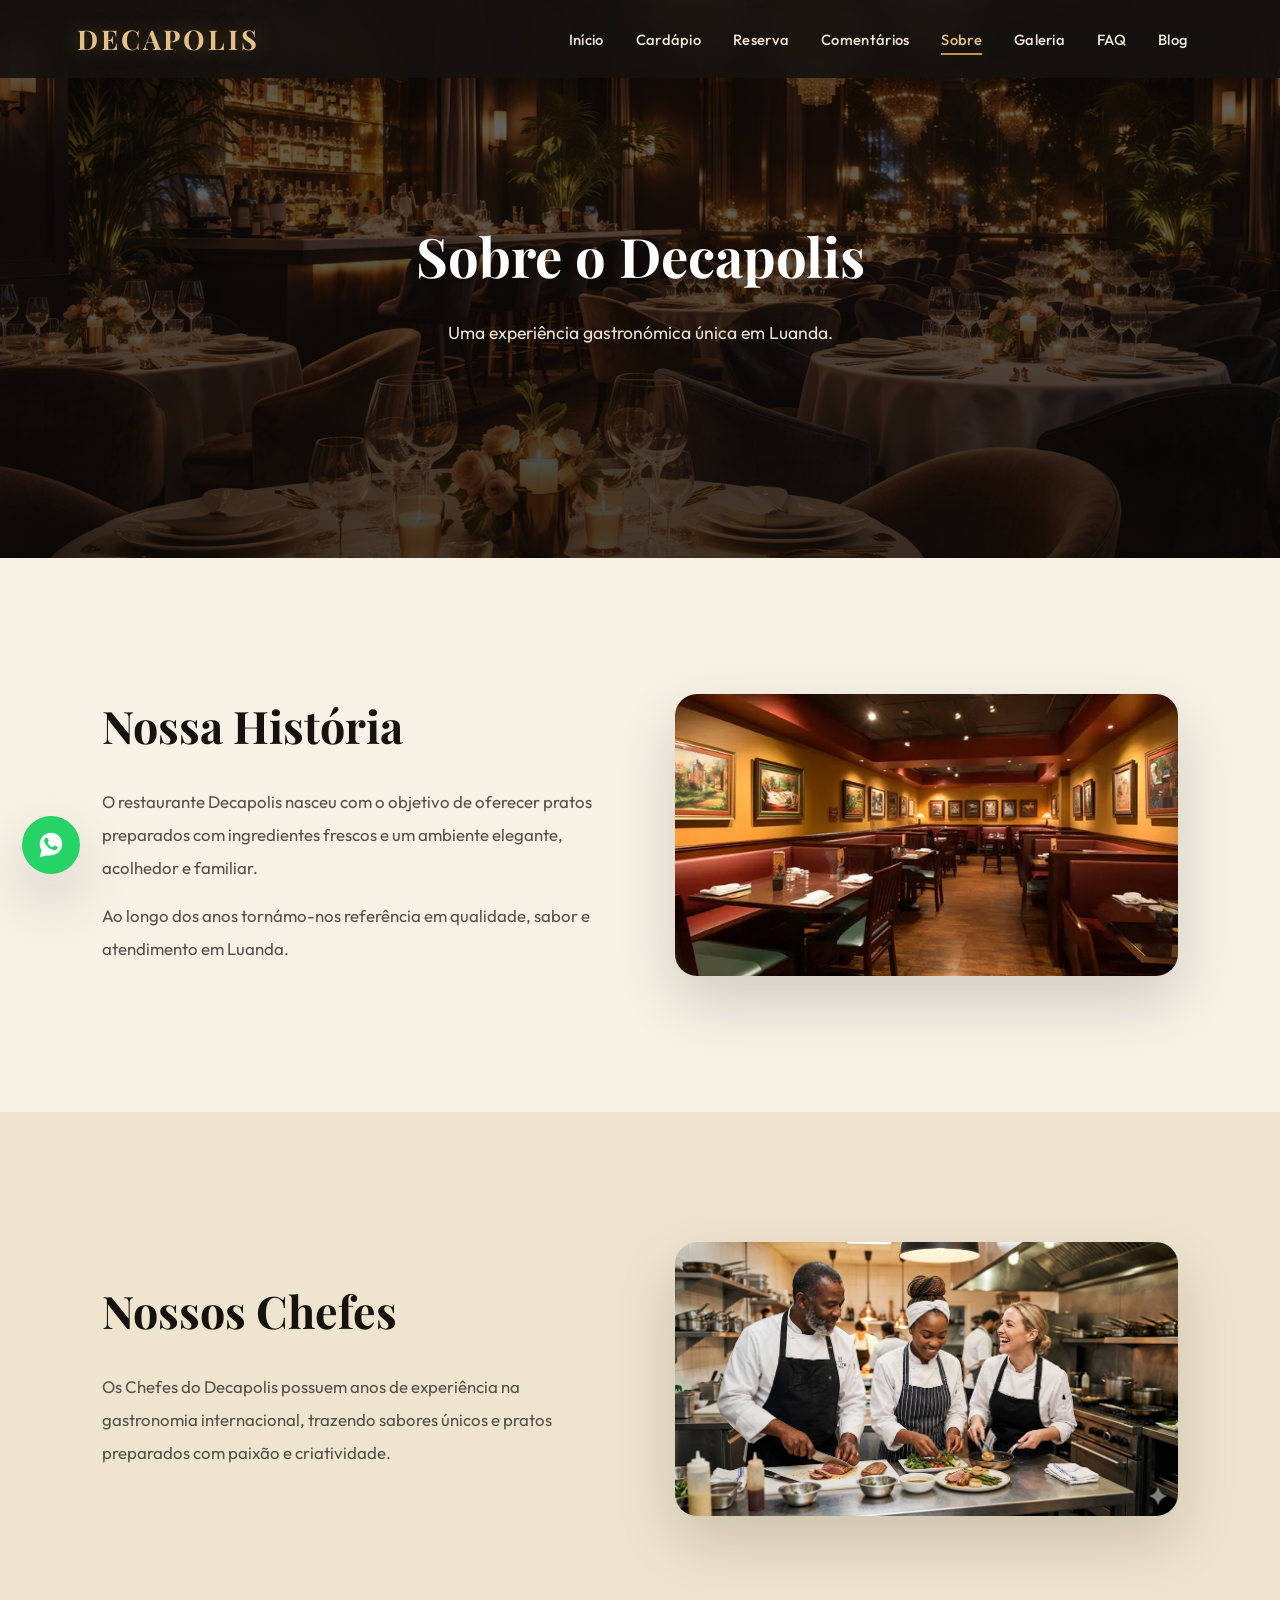
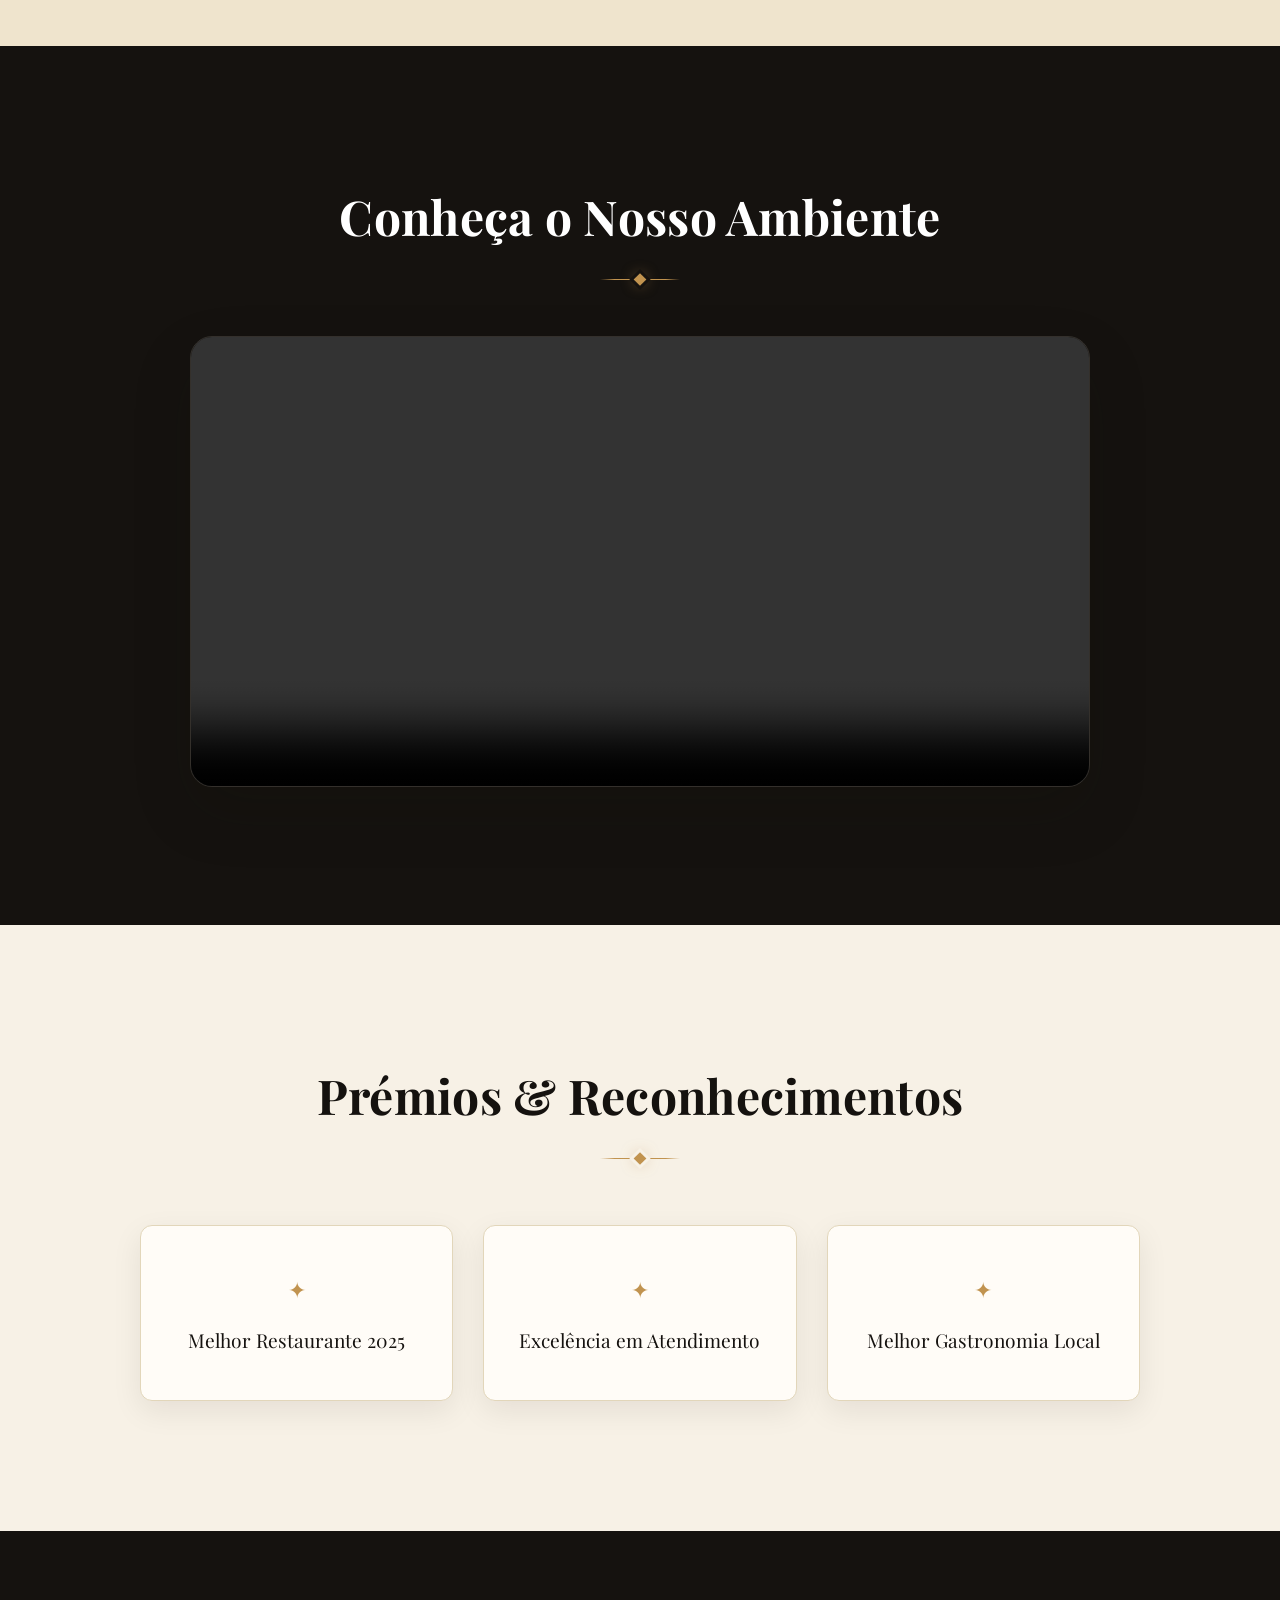
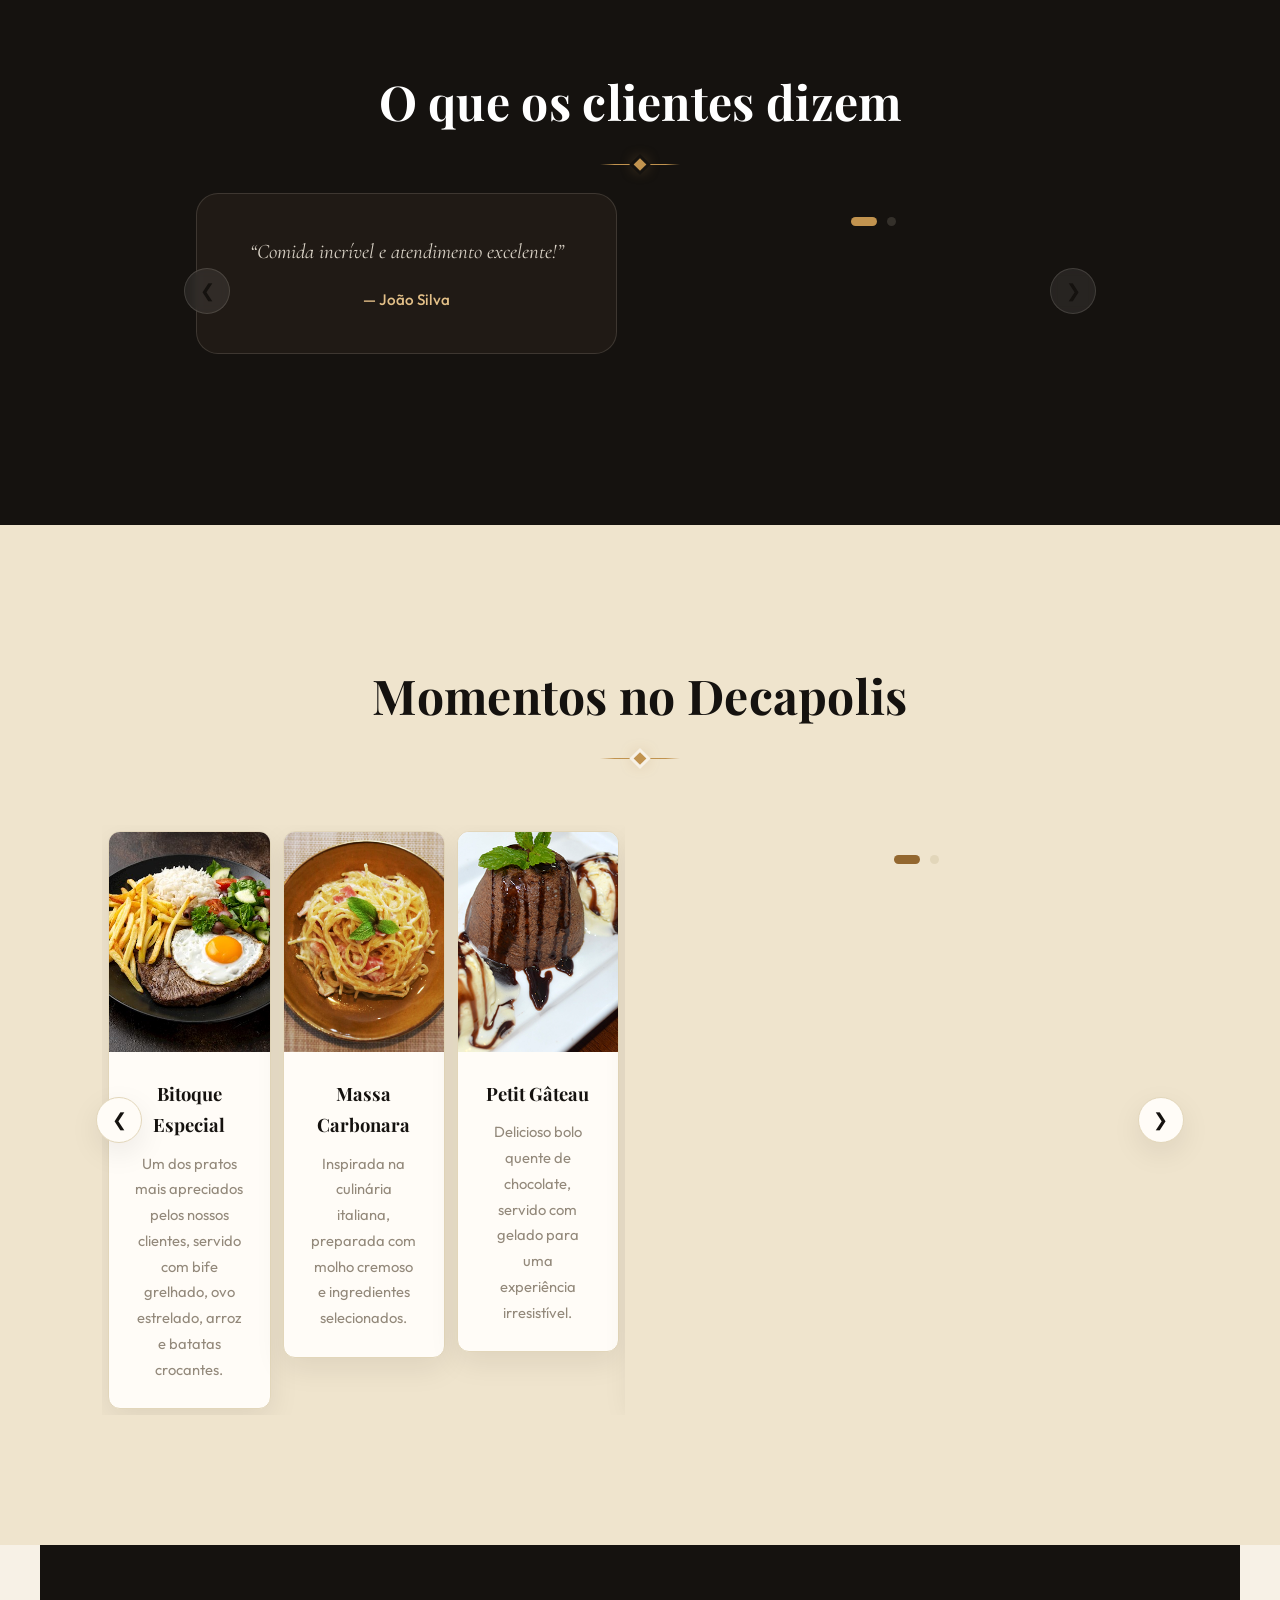
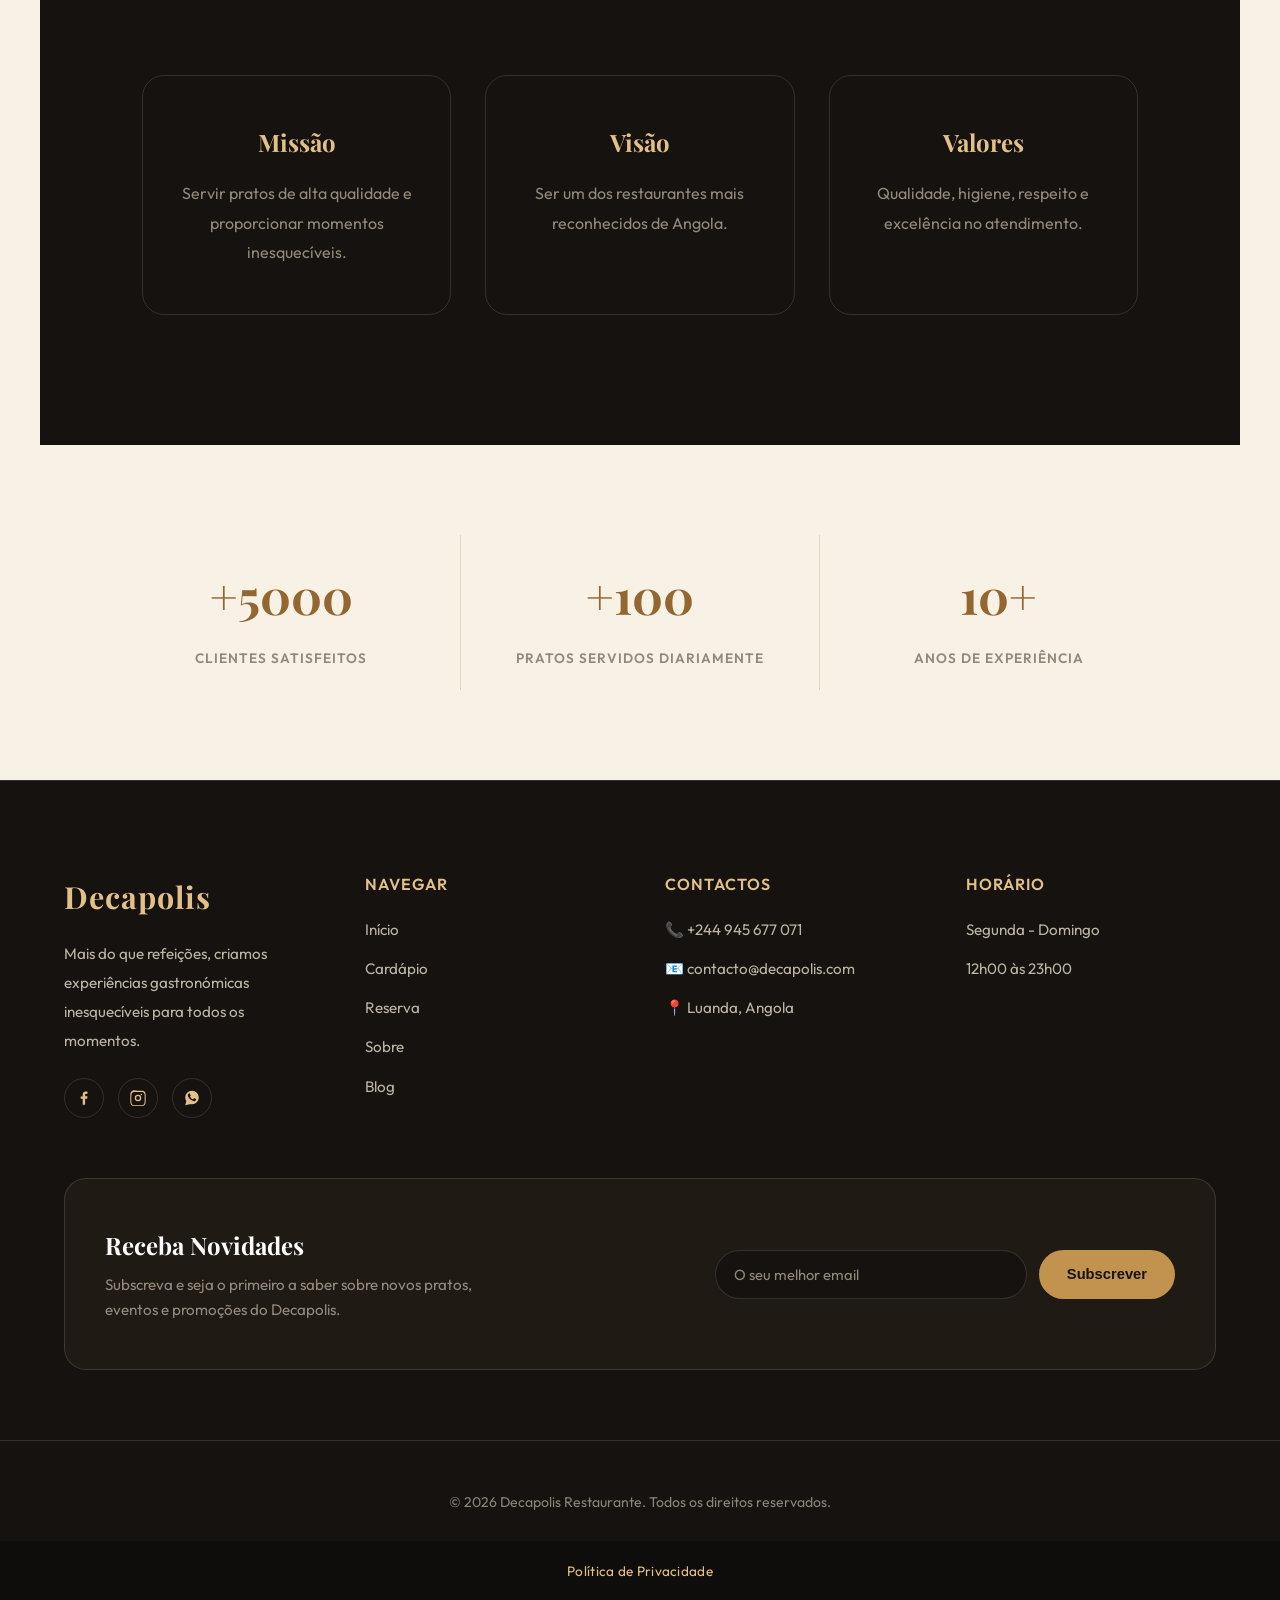
<file: html/sobre.html>
<!DOCTYPE html>
<html lang="pt-br">
<head>
    <meta charset="UTF-8">
    <meta name="viewport" content="width=device-width, initial-scale=1.0">
 <script async src="https://www.googletagmanager.com/gtag/js?id=G-DQDHZ5NMY1"></script>
<script>
  window.dataLayer = window.dataLayer || [];
  function gtag(){dataLayer.push(arguments);}
  gtag('js', new Date());
  gtag('config', 'G-DQDHZ5NMY1');
</script>
    <title>Sobre Nós | Decapolis</title>

    <meta name="description" content="Conheça a história, os chefes e os valores por trás do restaurante Decapolis em Luanda.">
    <link rel="stylesheet" href="../css/style.css">
    <link rel="preconnect" href="https://fonts.googleapis.com">
    <link rel="preconnect" href="https://fonts.gstatic.com" crossorigin>
    <link href="https://fonts.googleapis.com/css2?family=Cormorant+Garamond:ital,wght@0,500;0,600;1,500;1,600&family=Outfit:wght@300;400;500;600;700&family=Playfair+Display:ital,wght@0,700;0,900;1,600&family=Poppins:wght@300;400;500;600&display=swap" rel="stylesheet">
</head>
<body class="pagina-interna">

<header>
    <nav>

        <div class="logo">Decapolis</div>

        <button class="nav-toggle" aria-label="Abrir menu"><span></span><span></span><span></span></button>

        <ul>
               <li><a href="index.html">Início</a></li>
               <li><a href="cardapio.html">Cardápio</a></li>
               <li><a href="reserva.html">Reserva</a></li>
               <li><a href="comentarios.html">Comentários</a></li>
               <li><a href="sobre.html" class="ativo">Sobre</a></li>
               <li><a href="galeria.html">Galeria</a></li>
               <li><a href="faq.html">FAQ</a></li>
               <li><a href="blog.html">Blog</a></li>
        </ul>

    </nav>
</header>

<!-- HERO SOBRE -->
<section class="sobre-hero">

    <div class="sobre-overlay">

        <h1>Sobre o Decapolis</h1>

        <p>
            Uma experiência gastronómica única em Luanda.
        </p>

    </div>

</section>

<!-- HISTÓRIA -->
<section class="historia-section animar">

    <div class="historia-container animar">

        <div class="historia-texto">

            <h2>Nossa História</h2>

            <p>
                O restaurante Decapolis nasceu com o objetivo de oferecer
                pratos preparados com ingredientes frescos e um ambiente elegante,
                acolhedor e familiar.
            </p>

            <p>
                Ao longo dos anos tornámo-nos referência em qualidade,
                sabor e atendimento em Luanda.
            </p>

        </div>

        <div class="historia-img">
    
            <img src="../img/restaurante15.jpg"
            alt="Restaurante">

        </div>

    </div>

</section>

    <section class="chef-section animar">

    <div class="chef-container animar">

        <div class="chef-img">
            <img src="../img/nossos_chefes.jfif" alt="Chef">
        </div>

        <div class="chef-texto">

            <h2>Nossos Chefes </h2>

            <p>
                Os Chefes do Decapolis possuem anos de experiência
                na gastronomia internacional, trazendo sabores únicos
                e pratos preparados com paixão e criatividade.
            </p>

        </div>

    </div>

</section>

<section class="video-section animar">

    <h2 class="section-title" >
     Conheça o Nosso Ambiente
    </h2>

    <video controls>

        <source src="../videos/Nosso_Ambiente.mp4"
        type="video/mp4">

    </video>

</section>

<section class="premios-section animar">

    <h2 class="section-title" >
        Prémios & Reconhecimentos
    </h2>

    <div class="premios-grid animar">

        <div class="premio-card">
              Melhor Restaurante 2025
        </div>

        <div class="premio-card animar">
             Excelência em Atendimento
        </div>

        <div class="premio-card animar">
             Melhor Gastronomia Local
        </div>

    </div>

</section>

<section class="depoimentos-section animar">

    <h2 class="section-title" >
        O que os clientes dizem
    </h2>

    <div class="depoimentos-grid animar" data-carrossel data-por-vista="1" data-autoplay="true" data-intervalo="6000">

        <div class="depoimento">
            <p>
                “Comida incrível e atendimento excelente!”
            </p>

            <h4>— João Silva</h4>
        </div>

        <div class="depoimento">
            <p>
                “O melhor restaurante que já visitei em Luanda.”
            </p>

            <h4>— Maria Fernandes</h4>
        </div>

    </div>

</section>

<section class="galeria-sobre animar">

    <h2 class="section-title">
        Momentos no Decapolis
    </h2>

    <div class="galeria-sobre-grid" data-carrossel data-por-vista="3">

        <!-- Bitoque -->

        <div class="momento-card">

            <img src="../img/bitoque.jpg" alt="Bitoque">

            <div class="momento-info">

                <h3>Bitoque Especial</h3>

                <p>
                    Um dos pratos mais apreciados pelos nossos clientes,
                    servido com bife grelhado, ovo estrelado,
                    arroz e batatas crocantes.
                </p>

            </div>

        </div>

        <!-- Massa -->

        <div class="momento-card">

            <img src="../img/massa.jpg" alt="Massa Carbonara">

            <div class="momento-info">

                <h3>Massa Carbonara</h3>

                <p>
                    Inspirada na culinária italiana,
                    preparada com molho cremoso e ingredientes selecionados.
                </p>

            </div>

        </div>

        <!-- Petit -->

        <div class="momento-card">

            <img src="../img/petit.png" alt="Petit Gateau">

            <div class="momento-info">

                <h3>Petit Gâteau</h3>

                <p>
                    Delicioso bolo quente de chocolate,
                    servido com gelado para uma experiência irresistível.
                </p>

            </div>

        </div>

        <!-- Restaurante -->

        <div class="momento-card">

            <img src="../img/restaurante15.jpg" alt="Ambiente">

            <div class="momento-info">

                <h3>Ambiente Decapolis</h3>

                <p>
                    Um espaço elegante e acolhedor,
                    perfeito para refeições em família,
                    encontros e celebrações especiais.
                </p>

            </div>

        </div>

    </div>

</section>


<!-- MISSÃO -->
<section class="missao-section animar">

    <div class="missao-box">
        <h3>Missão</h3>
        <p>
            Servir pratos de alta qualidade e proporcionar
            momentos inesquecíveis.
        </p>
    </div>

    <div class="missao-box">
        <h3>Visão</h3>
        <p>
            Ser um dos restaurantes mais reconhecidos de Angola.
        </p>
    </div>

    <div class="missao-box">
        <h3>Valores</h3>
        <p>
            Qualidade, higiene, respeito e excelência no atendimento.
        </p>
    </div>

</section>

<!-- ESTATÍSTICAS -->
<section class="estatisticas ">

    <div class="estatistica-item">
        <h2>+5000</h2>
        <p>Clientes satisfeitos</p>
    </div>

    <div class="estatistica-item">
        <h2>+100</h2>
        <p>Pratos servidos diariamente</p>
    </div>

    <div class="estatistica-item">
        <h2>10+</h2>
        <p>Anos de experiência</p>
    </div>

</section>



<footer class="footer">

    <div class="footer-container">

        <!-- SOBRE -->

        <div class="footer-col">

            <h3>Decapolis</h3>

            <p>
                Mais do que refeições,
                criamos experiências gastronómicas
                inesquecíveis para todos os momentos.
            </p>

        </div>

        <!-- LINKS -->

        <div class="footer-col">

             <h4>Navegar</h4>

            <ul>

                <li><a href="index.html">Início</a></li>

                <li><a href="cardapio.html">Cardápio</a></li>

                <li><a href="reserva.html">Reserva</a></li>

                <li><a href="sobre.html">Sobre</a></li>

                <li><a href="blog.html">Blog</a></li>

            </ul>

        </div>

        <!-- CONTACTOS -->

        <div class="footer-col">

            <h4>Contactos</h4>

            <p>📞 +244 945 677 071</p>

            <p>📧 contacto@decapolis.com</p>

            <p>📍 Luanda, Angola</p>

        </div>

        <!-- HORÁRIO -->

        <div class="footer-col">

            <h4>Horário</h4>

            <p>Segunda - Domingo</p>

            <p>12h00 às 23h00</p>

        </div>

    </div>

    <div class="footer-bottom">

        <p>
            <br>
            © 2026 Decapolis Restaurante.
            Todos os direitos reservados.
        </p>

    </div>

</footer>

<div class="footer-politica">
    <a href="politica.html">Política de Privacidade</a>
</div>

<script src="../js/script.js"></script>
</body>
</html>
</file>
<file: css/style.css>
/* =====================================================================
   DECAPOLIS — DESIGN SYSTEM PREMIUM
   Paleta: negro-café profundo, dourado antigo, marfim quente, bordô.
   Tipografia: Playfair Display (display) + Cormorant Garamond (eyebrows/
   citações) + Outfit (corpo / interface).
   ===================================================================== */

:root {

    /* --- Cor --- */
    --ink:          #15120f;   /* preto quente / fundo escuro principal */
    --ink-soft:     #201a15;   /* painel escuro secundário */
    --cream:        #f7f1e6;   /* fundo claro principal */
    --cream-deep:   #efe4cd;   /* fundo claro alternado */
    --paper:        #fffcf7;   /* branco quente (cartões) */
    --gold:         #c1934f;   /* dourado antigo — cor de assinatura */
    --gold-light:   #e3c088;
    --gold-dark:    #93672f;
    --wine:         #6d2027;   /* bordô — acento secundário raro */
    --text:         #55504a;
    --text-soft:    #93897b;
    --text-inverse: #efe7d8;
    --line:         #e2d6ba;
    --line-dark:    rgba(241,231,216,0.14);

    /* compatibilidade com marcação existente */
    --cor-principal: var(--gold);
    --cor-secundaria: var(--ink);
    --cor-fundo: var(--cream);
    --cor-branca: var(--paper);
    --cor-texto: var(--text);

    /* --- Sombra / raio --- */
    --sombra-suave: 0 10px 30px rgba(21,16,9,.08);
    --sombra-media: 0 25px 60px rgba(21,16,9,.16);
    --sombra-luxo: 0 35px 80px rgba(147,103,47,.22), 0 12px 28px rgba(21,16,9,.14);
    --raio: 22px;
    --raio-sm: 12px;

    /* --- Tipografia --- */
    --f-display: 'Playfair Display', serif;
    --f-script: 'Cormorant Garamond', serif;
    --f-sans: 'Outfit', 'Poppins', sans-serif;
}

/* =====================================================================
   RESET & BASE
   ===================================================================== */

* { margin: 0; padding: 0; box-sizing: border-box; }

html { scroll-behavior: smooth; }

body {
    font-family: var(--f-sans);
    background: var(--cream);
    color: var(--ink);
    line-height: 1.7;
    overflow-x: hidden;
    font-weight: 400;
}

img { display: block; max-width: 100%; }

a { color: inherit; }

::selection { background: var(--gold); color: #fff; }

/* Eyebrow / rótulo — usado como pequeno marcador acima de títulos */
.eyebrow {
    display: inline-flex;
    align-items: center;
    gap: 12px;
    font-family: var(--f-script);
    font-style: italic;
    font-weight: 600;
    font-size: 1.05rem;
    letter-spacing: 2px;
    color: var(--gold-dark);
    margin-bottom: 18px;
}

.eyebrow::before {
    content: '';
    display: inline-block;
    width: 34px;
    height: 1px;
    background: var(--gold);
}

.eyebrow.eyebrow-clara { color: var(--gold-light); }
.eyebrow.centro { justify-content: center; }
.eyebrow.centro::before { display: none; }

.section-title {
    position: relative;
    font-family: var(--f-display);
    font-size: clamp(2.2rem, 4vw, 3rem);
    font-weight: 700;
    color: var(--ink);
    text-align: center;
    margin-bottom: 16px;
    padding-bottom: 28px;
    letter-spacing: .3px;
}

/* Divisor ornamental — linha dourada com losango central, assinatura visual premium */
.section-title::before {
    content: '';
    position: absolute;
    bottom: 6px; left: 50%;
    transform: translateX(-50%);
    width: 80px; height: 1px;
    background: linear-gradient(90deg, transparent, var(--gold) 18%, var(--gold) 82%, transparent);
}
.section-title::after {
    content: '';
    position: absolute;
    bottom: 2px; left: 50%;
    width: 9px; height: 9px;
    background: var(--gold);
    transform: translateX(-50%) rotate(45deg);
    box-shadow: 0 0 0 3px var(--cream), 0 0 14px rgba(193,147,79,.6);
}
.video-section .section-title::after,
.depoimentos-section .section-title::after { box-shadow: 0 0 0 3px var(--ink), 0 0 14px rgba(193,147,79,.6); }

.section-subtitle {
    text-align: center;
    color: var(--text-soft);
    max-width: 640px;
    margin: 0 auto 60px;
    font-size: 1.05rem;
}

/* Molduras de assinatura — cantos dourados sobre imagens de destaque */
.frame { position: relative; }
.frame::before,
.frame::after {
    content: '';
    position: absolute;
    width: 34px;
    height: 34px;
    border: 2px solid var(--gold);
    z-index: 2;
    transition: .5s ease;
    pointer-events: none;
}
.frame::before { top: -10px; left: -10px; border-right: none; border-bottom: none; }
.frame::after  { bottom: -10px; right: -10px; border-left: none; border-top: none; }
.frame:hover::before { top: -16px; left: -16px; }
.frame:hover::after  { bottom: -16px; right: -16px; }

/* Botões */
.btn,
.btn-principal,
.btn-reserva-home a,
.desfrute-content .btn {
    position: relative;
    overflow: hidden;
    display: inline-flex;
    align-items: center;
    gap: 10px;
    padding: 17px 42px;
    background: linear-gradient(135deg, var(--gold-light), var(--gold) 60%, var(--gold-dark));
    color: #fff;
    text-decoration: none;
    border: none;
    border-radius: 50px;
    font-weight: 600;
    font-family: var(--f-sans);
    font-size: .95rem;
    letter-spacing: .4px;
    cursor: pointer;
    box-shadow: 0 14px 30px rgba(147,103,47,.28);
    transition: .4s cubic-bezier(.2,.8,.2,1);
}

/* Reflexo dourado — brilho de assinatura ao passar o rato */
.btn::before,
.btn-principal::before,
.btn-reserva-home a::before,
.desfrute-content .btn::before {
    content: '';
    position: absolute;
    top: 0; left: -130%;
    width: 55%; height: 100%;
    background: linear-gradient(120deg, transparent, rgba(255,255,255,.55), transparent);
    transform: skewX(-22deg);
    transition: left .75s cubic-bezier(.2,.8,.2,1);
}
.btn:hover::before,
.btn-principal:hover::before,
.btn-reserva-home a:hover::before,
.desfrute-content .btn:hover::before { left: 140%; }

.btn:hover,
.btn-principal:hover,
.btn-reserva-home a:hover,
.desfrute-content .btn:hover {
    transform: translateY(-4px);
    box-shadow: 0 20px 40px rgba(147,103,47,.36);
}

.btn-outline {
    display: inline-flex;
    padding: 16px 38px;
    border: 1.5px solid var(--line-dark);
    color: var(--text-inverse);
    border-radius: 50px;
    text-decoration: none;
    font-weight: 600;
    font-size: .95rem;
    transition: .35s;
}
.btn-outline:hover { border-color: var(--gold); color: var(--gold-light); }

/* =====================================================================
   HEADER / NAVEGAÇÃO
   ===================================================================== */

header {
    position: fixed;
    top: 0; left: 0;
    width: 100%;
    z-index: 1000;
    padding: 26px 6%;
    background: transparent;
    transition: .45s cubic-bezier(.2,.8,.2,1);
}

header.scrolled {
    padding: 14px 6%;
    background: rgba(21,18,15,0.92);
    backdrop-filter: blur(16px);
    -webkit-backdrop-filter: blur(16px);
    box-shadow: 0 12px 40px rgba(0,0,0,.25);
    border-bottom: 1px solid var(--line-dark);
}

/* páginas internas (sem hero escuro de tela cheia) usam fundo sólido sempre */
body.pagina-interna header {
    background: rgba(21,18,15,0.92);
    backdrop-filter: blur(16px);
    -webkit-backdrop-filter: blur(16px);
    padding: 16px 6%;
    box-shadow: 0 10px 30px rgba(0,0,0,.18);
}

nav {
    display: flex;
    justify-content: space-between;
    align-items: center;
    max-width: 1400px;
    margin: 0 auto;
}

.logo {
    font-family: var(--f-display);
    font-size: 1.7rem;
    font-weight: 700;
    color: var(--gold-light);
    letter-spacing: 3px;
    text-decoration: none;
    text-transform: uppercase;
    text-shadow: 0 0 22px rgba(227,192,136,.35);
    transition: text-shadow .4s;
}
.logo:hover { text-shadow: 0 0 30px rgba(227,192,136,.6); }

nav ul {
    display: flex;
    list-style: none;
    align-items: center;
}

nav ul li a {
    position: relative;
    text-decoration: none;
    color: var(--text-inverse);
    margin: 0 16px;
    font-weight: 500;
    font-size: .92rem;
    letter-spacing: .3px;
    transition: .3s;
}

nav ul li a::after {
    content: '';
    position: absolute;
    left: 0; bottom: -6px;
    width: 0%;
    height: 1.5px;
    background: var(--gold);
    transition: .35s;
}

nav ul li a:hover::after,
nav ul li a.ativo::after { width: 100%; }
nav ul li a:hover,
nav ul li a.ativo { color: var(--gold-light); }

.btn-nav-reserva {
    background: var(--gold);
    color: #fff !important;
    padding: 10px 22px;
    text-decoration: none;
    border-radius: 50px;
    font-weight: 600;
    margin-left: 12px !important;
}

/* Botão hambúrguer (mobile) */
.nav-toggle {
    display: none;
    flex-direction: column;
    justify-content: center;
    gap: 5px;
    width: 30px; height: 24px;
    background: none;
    border: none;
    cursor: pointer;
    z-index: 1200;
}
.nav-toggle span {
    display: block;
    height: 2px;
    width: 100%;
    background: var(--text-inverse);
    border-radius: 2px;
    transition: .35s;
}
.nav-toggle.aberto span:nth-child(1) { transform: translateY(7px) rotate(45deg); }
.nav-toggle.aberto span:nth-child(2) { opacity: 0; }
.nav-toggle.aberto span:nth-child(3) { transform: translateY(-7px) rotate(-45deg); }

/* =====================================================================
   HERO (Início)
   ===================================================================== */

.hero {
    position: relative;
    height: 100vh;
    min-height: 640px;
    background:
        linear-gradient(180deg, rgba(10,8,6,.55) 0%, rgba(10,8,6,.35) 45%, rgba(10,8,6,.85) 100%),
        url('../img/inicio_2.png');
    background-size: cover;
    background-position: center;
    background-attachment: fixed;
    display: flex;
    justify-content: center;
    align-items: center;
    text-align: center;
    color: #fff;
    padding: 0 20px;
}

.hero::after {
    content: '';
    position: absolute;
    inset: 0;
    box-shadow: inset 0 0 220px rgba(0,0,0,.55);
    pointer-events: none;
}

.hero-content { position: relative; z-index: 2; max-width: 760px; }

.hero-content span.eyebrow {
    color: var(--gold-light);
    justify-content: center;
}
.hero-content span.eyebrow::before,
.hero-content span.eyebrow::after {
    content: '';
    width: 34px; height: 1px;
    background: var(--gold-light);
}

.hero h1 {
    font-size: clamp(2.6rem, 6vw, 4.6rem);
    font-family: var(--f-display);
    font-weight: 700;
    margin-bottom: 22px;
    line-height: 1.15;
    animation: fadeDown 1.1s ease;
}

.hero .section-subtitle {
    color: #e7e0d3;
    font-size: 1.1rem;
    line-height: 1.9;
    white-space: pre-line;
}

.scroll-cue {
    position: absolute;
    bottom: 36px; left: 50%;
    transform: translateX(-50%);
    z-index: 2;
    width: 26px; height: 42px;
    border: 1.5px solid rgba(255,255,255,.5);
    border-radius: 20px;
}
.scroll-cue::before {
    content: '';
    position: absolute;
    top: 8px; left: 50%;
    width: 4px; height: 4px;
    background: var(--gold-light);
    border-radius: 50%;
    transform: translateX(-50%);
    animation: scrollCue 1.8s infinite;
}
@keyframes scrollCue {
    0% { opacity: 1; top: 8px; }
    70% { opacity: 0; top: 22px; }
    100% { opacity: 0; top: 8px; }
}

@keyframes fadeDown {
    from { opacity: 0; transform: translateY(-26px); }
    to { opacity: 1; transform: translateY(0); }
}

/* =====================================================================
   SECÇÃO DESFRUTE
   ===================================================================== */

.desfrute-section {
    display: flex;
    align-items: center;
    justify-content: center;
    flex-wrap: wrap;
    padding: 140px 8%;
    background: var(--cream);
    gap: 70px;
}

.desfrute-img { flex: 1; min-width: 320px; }

.desfrute-img img {
    width: 100%;
    border-radius: var(--raio);
    box-shadow: var(--sombra-media);
    transition: .5s;
}
.desfrute-img img:hover { transform: scale(1.02); }

.desfrute-content { flex: 1; min-width: 320px; max-width: 560px; }

.desfrute-content h2 {
    font-family: var(--f-display);
    font-size: clamp(2.6rem, 4vw, 3.6rem);
    color: var(--ink);
    margin-bottom: 22px;
    line-height: 1.1;
}

.desfrute-content p {
    font-size: 1.08rem;
    margin-bottom: 30px;
    color: var(--text);
    line-height: 1.9;
}

.desfrute-content ul {
    list-style: none;
    margin-bottom: 38px;
    display: flex;
    flex-wrap: wrap;
    gap: 14px 30px;
}

.desfrute-content ul li {
    font-size: .95rem;
    color: var(--ink);
    font-weight: 600;
    letter-spacing: .3px;
    display: flex;
    align-items: center;
    gap: 8px;
}

@media (max-width: 768px) {
    .desfrute-section { flex-direction: column; padding: 90px 6%; }
    .desfrute-content h2 { font-size: 2.6rem; }
}

/* =====================================================================
   ESTILO E CONFORTO
   ===================================================================== */

.conforto-section { padding: 140px 8%; background: var(--cream-deep); }

.conforto-top {
    display: flex;
    align-items: center;
    justify-content: center;
    gap: 60px;
    margin-bottom: 120px;
    flex-wrap: wrap;
}

.conforto-left h2 {
    font-size: clamp(2.6rem, 4vw, 3.6rem);
    font-family: var(--f-display);
    color: var(--ink);
    line-height: 1.1;
}

.linha-vertical { width: 1px; height: 130px; background: var(--gold); opacity: .6; }

.conforto-right { max-width: 500px; }
.conforto-right p { font-size: 1.1rem; line-height: 2; color: var(--text); }

.espaco-item {
    display: flex;
    align-items: center;
    justify-content: center;
    gap: 70px;
    margin-bottom: 130px;
    flex-wrap: wrap;
}
.espaco-item:last-of-type { margin-bottom: 60px; }

.reverse { flex-direction: row-reverse; }

.espaco-img { flex: 1; min-width: 320px; }
.espaco-img img {
    width: 100%;
    border-radius: var(--raio);
    box-shadow: var(--sombra-media);
    transition: .5s;
}
.espaco-img img:hover { transform: scale(1.02); }

.espaco-texto { flex: 1; min-width: 320px; max-width: 480px; }
.espaco-texto h3 {
    font-size: clamp(1.9rem, 3vw, 2.6rem);
    margin-bottom: 20px;
    color: var(--ink);
    font-family: var(--f-display);
}
.espaco-texto p { font-size: 1.05rem; line-height: 1.95; color: var(--text); }

.btn-reserva-home { text-align: center; margin-top: 60px; }

@media (max-width: 768px) {
    .conforto-left h2 { font-size: 2.6rem; }
    .linha-vertical { display: none; }
    .espaco-texto h3 { font-size: 2rem; }
    .conforto-section { padding: 90px 6%; }
    .espaco-item { margin-bottom: 80px; gap: 30px; }
}

/* =====================================================================
   DEPOIMENTOS (Início)
   ===================================================================== */

.depoimentos-section { padding: 130px 8% 150px; background: var(--ink); text-align: center; }
.depoimentos-section .section-title,
.sobre-section ~ .depoimentos-section h2 { color: #fff; }
.depoimentos-section .section-title { color: #fff; }
.depoimentos-section .section-subtitle { color: var(--text-soft); }

.depoimentos-grid {
    display: grid;
    grid-template-columns: repeat(auto-fit, minmax(300px, 1fr));
    gap: 34px;
    max-width: 1200px;
    margin: 0 auto;
}

.depoimento-card {
    background: var(--ink-soft);
    border: 1px solid var(--line-dark);
    border-radius: var(--raio);
    padding: 48px 34px;
    transition: .4s;
}
.depoimento-card:hover { transform: translateY(-8px); border-color: var(--gold); }

.depoimento-card img {
    width: 76px; height: 76px;
    border-radius: 50%;
    object-fit: cover;
    margin: 0 auto 20px;
    border: 3px solid var(--gold);
}

.depoimento-card h3 { font-family: var(--f-display); color: #fff; margin-bottom: 6px; font-size: 1.2rem; }
.estrelas { color: var(--gold-light); font-size: 1.1rem; margin-bottom: 16px; letter-spacing: 3px; }
.depoimento-card p { color: var(--text-soft); line-height: 1.85; font-style: italic; font-family: var(--f-script); font-size: 1.15rem; }

@media (max-width: 768px) { .depoimento-card { padding: 34px 24px; } }

/* =====================================================================
   FOOTER
   ===================================================================== */

.footer { background: var(--ink); color: var(--text-inverse); padding-top: 90px; border-top: 1px solid var(--line-dark); }

.footer-container {
    width: 90%; max-width: 1200px; margin: auto;
    display: flex; justify-content: space-between; gap: 50px; flex-wrap: wrap;
}

.footer-col { flex: 1; min-width: 220px; }

.footer-col h3 {
    font-family: var(--f-display);
    font-size: 1.9rem;
    color: var(--gold-light);
    margin-bottom: 18px;
    letter-spacing: 1px;
}

.footer-col h4 { color: var(--gold-light); margin-bottom: 18px; font-size: 1rem; letter-spacing: 1px; text-transform: uppercase; font-weight: 600; }
.footer-col p { color: #bdb4a4; line-height: 1.9; margin-bottom: 10px; font-size: .95rem; }

.footer-col ul { list-style: none; }
.footer-col ul li { margin-bottom: 12px; }
.footer-col ul li a { text-decoration: none; color: #bdb4a4; transition: .3s; font-size: .95rem; }
.footer-col ul li a:hover { color: var(--gold-light); padding-left: 4px; }

.footer-bottom {
    margin-top: 70px;
    border-top: 1px solid var(--line-dark);
    text-align: center;
    padding: 26px 0;
}
.footer-bottom p { color: #8b8478; font-size: .88rem; }

.footer-politica {
    text-align: center;
    padding: 16px;
    background: #0f0d0b;
}
.footer-politica a { color: var(--gold-light); text-decoration: none; font-size: .85rem; letter-spacing: .3px; }
.footer-politica a:hover { text-decoration: underline; }

@media (max-width: 768px) { .footer-container { flex-direction: column; text-align: center; } }

/* =====================================================================
   CARDÁPIO
   ===================================================================== */

.menu-section { padding: 170px 8% 60px; text-align: center; background: var(--cream); }

.menu-section .section-title { margin-bottom: 8px; }

.category-container { margin-bottom: 80px; text-align: left; }

.category-title {
    font-family: var(--f-display);
    font-size: 1.9rem;
    margin-bottom: 40px;
    color: var(--ink);
    text-align: center;
    position: relative;
    padding-bottom: 22px;
}
.category-title::after {
    content: '';
    position: absolute;
    bottom: 0; left: 50%;
    transform: translateX(-50%);
    width: 60px; height: 2px;
    background: var(--gold);
}

.menu-grid {
    display: grid;
    grid-template-columns: repeat(auto-fit, minmax(280px, 1fr));
    gap: 34px;
}

.menu-item {
    background: var(--paper);
    padding: 18px;
    border-radius: var(--raio-sm);
    box-shadow: var(--sombra-suave);
    border: 1px solid var(--line);
    transition: .4s cubic-bezier(.2,.8,.2,1);
}
.menu-item:hover { transform: translateY(-8px); box-shadow: var(--sombra-media); border-color: var(--gold); }

.menu-item .menu-item-img {
    width: 100%;
    aspect-ratio: 4 / 3;
    overflow: hidden;
    border-radius: 10px;
    margin-bottom: 18px;
    background: var(--cream-deep);
}
.menu-item img {
    width: 100%;
    height: 100%;
    object-fit: cover;
    object-position: center 30%;
    display: block;
    transition: transform .6s cubic-bezier(.2,.8,.2,1);
}
.menu-item:hover .menu-item-img img { transform: scale(1.08); }

.menu-item h3 { font-family: var(--f-display); margin-bottom: 8px; font-size: 1.25rem; color: var(--ink); }
.menu-item p { font-size: .92rem; color: var(--text-soft); margin-bottom: 16px; min-height: 42px; }
.price { font-weight: 700; color: var(--gold-dark); font-size: 1.25rem; font-family: var(--f-display); }

.btn-pedir,
.btn-encomenda {
    margin-top: 12px;
    width: 100%;
    padding: 13px;
    color: #fff;
    border: none;
    border-radius: 50px;
    font-weight: 600;
    font-size: .88rem;
    cursor: pointer;
    transition: .3s;
    letter-spacing: .3px;
}
.btn-pedir { background: var(--gold); }
.btn-pedir:hover { background: var(--gold-dark); }
.btn-encomenda { background: var(--ink); }
.btn-encomenda:hover { background: #000; }

.avaliacao { margin-top: 14px; text-align: center; }
.avaliacao span {
    font-size: 22px;
    cursor: pointer;
    color: #ddd2bd;
    transition: .2s;
}
.avaliacao span:hover,
.avaliacao span.ativo { color: var(--gold); transform: scale(1.1); display: inline-block; }

/* Modais (pagamento / encomenda) */
.pagamento-box,
.modal-encomenda {
    position: fixed; inset: 0;
    background: rgba(10,8,6,.72);
    backdrop-filter: blur(4px);
    display: none;
    justify-content: center;
    align-items: center;
    z-index: 3000;
    padding: 20px;
}

.pagamento-conteudo,
.modal-conteudo {
    background: var(--paper);
    padding: 40px;
    border-radius: var(--raio);
    text-align: center;
    width: 380px;
    max-width: 100%;
    box-shadow: var(--sombra-media);
    border: 1px solid var(--line);
}

.pagamento-conteudo h2,
.modal-conteudo h2 { font-family: var(--f-display); margin-bottom: 20px; color: var(--ink); font-size: 1.5rem; }

.modal-conteudo input {
    width: 100%;
    margin-bottom: 12px;
    padding: 14px;
    border-radius: 10px;
    border: 1.5px solid var(--line);
    font-family: var(--f-sans);
    background: var(--cream);
}
.modal-conteudo input:focus { outline: none; border-color: var(--gold); }

.modal-conteudo button,
.pagamento-conteudo button {
    width: 100%;
    padding: 14px;
    margin-top: 10px;
    border: none;
    border-radius: 50px;
    cursor: pointer;
    font-weight: 600;
    transition: .3s;
}

.btn-pagar { background: var(--gold); color: #fff; }
.btn-pagar:hover { background: var(--gold-dark); }
.btn-fechar,
.modal-conteudo button:last-of-type { background: var(--cream-deep); color: var(--text); }
.btn-fechar:hover { background: var(--line); }

.resumo-encomenda { margin: 18px 0; background: var(--cream); padding: 18px; border-radius: var(--raio-sm); text-align: left; border: 1px solid var(--line); }
.resumo-encomenda p, .resumo-encomenda h3 { margin-bottom: 8px; font-size: .92rem; color: var(--text); }
.resumo-encomenda h3 { color: var(--ink); font-family: var(--f-display); }

@media (max-width: 768px) {
    .menu-section { padding: 130px 6% 40px; }
}

/* =====================================================================
   RESERVA
   ===================================================================== */

.reserva-section { padding: 170px 8% 110px; background: var(--cream-deep); min-height: 100vh; }

.reserva-container {
    display: flex;
    flex-wrap: wrap;
    gap: 0;
    align-items: stretch;
    max-width: 1200px;
    margin: 0 auto;
    background: var(--paper);
    border-radius: var(--raio);
    overflow: hidden;
    box-shadow: var(--sombra-media);
    border: 1px solid var(--line);
}

.reserva-info,
.reserva-form { flex: 1; min-width: 340px; padding: 60px 50px; }

.reserva-info {
    background: linear-gradient(160deg, var(--ink) 0%, var(--ink-soft) 100%);
    color: var(--text-inverse);
}

.reserva-info h2 { font-family: var(--f-display); font-size: 2.3rem; margin-bottom: 20px; color: #fff; line-height: 1.2; }
.reserva-info > p { color: #cfc7bb; margin-bottom: 30px; line-height: 1.85; }
.info-detalhes p { margin-bottom: 12px; color: #d9d2c6; font-size: .95rem; }
.info-detalhes strong { color: var(--gold-light); }

.mapa { margin-top: 28px; border-radius: var(--raio-sm); overflow: hidden; border: 1px solid var(--line-dark); }
.mapa iframe { display: block; filter: grayscale(.3) contrast(1.05); }

.reserva-form input,
.reserva-form textarea {
    width: 100%;
    padding: 16px;
    border-radius: var(--raio-sm);
    border: 1.5px solid var(--line);
    background: var(--cream);
    margin-top: 8px;
    margin-bottom: 6px;
    font-size: 1rem;
    font-family: var(--f-sans);
    transition: .3s;
    color: var(--ink);
}

.reserva-form input:focus,
.reserva-form textarea:focus {
    outline: none;
    border-color: var(--gold);
    box-shadow: 0 0 0 4px rgba(193,147,79,.15);
    background: #fff;
}

.input-group { margin-bottom: 16px; text-align: left; }
.input-group label { font-size: .85rem; font-weight: 600; color: var(--text-soft); letter-spacing: .3px; }
.input-row { display: flex; gap: 16px; }

.btn-enviar-whats {
    width: 100%;
    padding: 18px;
    border: none;
    border-radius: 50px;
    background: linear-gradient(135deg, var(--gold-light), var(--gold) 60%, var(--gold-dark));
    color: white;
    font-weight: 700;
    font-size: 1rem;
    cursor: pointer;
    margin-top: 12px;
    box-shadow: 0 14px 30px rgba(147,103,47,.28);
    transition: .4s;
}
.btn-enviar-whats:hover { transform: translateY(-4px); box-shadow: 0 20px 40px rgba(147,103,47,.36); }

@media (max-width: 900px) {
    .reserva-container { flex-direction: column; }
    .reserva-info, .reserva-form { padding: 44px 32px; }
}
@media (max-width: 768px) {
    .reserva-section { padding: 130px 5% 60px; }
    .input-row { flex-direction: column; }
}

/* =====================================================================
   SOBRE
   ===================================================================== */

.sobre-hero {
    position: relative;
    height: 62vh;
    min-height: 420px;
    background:
        linear-gradient(180deg, rgba(10,8,6,.6), rgba(10,8,6,.75)),
        url('../img/restaurante14.png');
    background-size: cover;
    background-position: center;
    display: flex;
    justify-content: center;
    align-items: center;
    text-align: center;
}

.sobre-overlay { color: #fff; max-width: 700px; padding: 0 20px; }
.sobre-overlay h1 { font-family: var(--f-display); font-size: clamp(2.2rem, 5vw, 3.4rem); margin-bottom: 16px; }
.sobre-overlay p { color: #e7e0d3; font-size: 1.1rem; }

.historia-section,
.chef-section { padding: 130px 8%; background: var(--cream); }
.chef-section { background: var(--cream-deep); }

.historia-container,
.chef-container {
    display: flex;
    align-items: center;
    gap: 70px;
    max-width: 1200px;
    margin: 0 auto;
    flex-wrap: wrap;
}
.chef-container { flex-direction: row-reverse; }

.historia-texto,
.chef-texto { flex: 1; min-width: 320px; max-width: 540px; }
.historia-texto h2,
.chef-texto h2 { font-family: var(--f-display); font-size: clamp(2.2rem, 3.5vw, 2.8rem); margin-bottom: 22px; color: var(--ink); }
.historia-texto p,
.chef-texto p { color: var(--text); line-height: 1.95; margin-bottom: 16px; font-size: 1.05rem; }

.historia-img,
.chef-img { flex: 1; min-width: 320px; }
.historia-img img,
.chef-img img { width: 100%; border-radius: var(--raio); box-shadow: var(--sombra-media); }

.video-section { padding: 130px 8%; text-align: center; background: var(--ink); }
.video-section .section-title { color: #fff; margin-bottom: 50px; }
.video-section video {
    width: 100%; max-width: 900px;
    border-radius: var(--raio);
    box-shadow: var(--sombra-media);
    border: 1px solid var(--line-dark);
}

.premios-section { padding: 130px 8%; background: var(--cream); text-align: center; }
.premios-section .section-title { margin-bottom: 60px; }

.premios-grid {
    display: grid;
    grid-template-columns: repeat(auto-fit, minmax(240px, 1fr));
    gap: 30px;
    max-width: 1000px;
    margin: 0 auto;
}

.premio-card {
    background: var(--paper);
    border: 1px solid var(--line);
    padding: 44px 30px;
    border-radius: var(--raio-sm);
    font-family: var(--f-display);
    font-size: 1.2rem;
    color: var(--ink);
    box-shadow: var(--sombra-suave);
    transition: .35s;
    position: relative;
}
.premio-card::before { content: '✦'; display: block; color: var(--gold); font-size: 1.4rem; margin-bottom: 16px; }
.premio-card:hover { transform: translateY(-6px); border-color: var(--gold); }

.sobre-section .depoimentos-section,
section.depoimentos-section.animar { background: var(--ink); padding: 130px 8%; text-align: center; }
.depoimentos-section .depoimentos-grid.animar { max-width: 900px; }
.depoimento {
    background: var(--ink-soft);
    border: 1px solid var(--line-dark);
    border-radius: var(--raio);
    padding: 40px 34px;
    transition: .35s;
}
.depoimento:hover { transform: translateY(-6px); border-color: var(--gold); }
.depoimento p { color: #d9d2c6; font-family: var(--f-script); font-style: italic; font-size: 1.3rem; line-height: 1.7; margin-bottom: 18px; }
.depoimento h4 { color: var(--gold-light); font-weight: 500; font-size: .95rem; }

.galeria-sobre { padding: 130px 8%; background: var(--cream-deep); text-align: center; }
.galeria-sobre .section-title { margin-bottom: 60px; }

.galeria-sobre-grid {
    display: grid;
    grid-template-columns: repeat(auto-fit, minmax(260px, 1fr));
    gap: 30px;
    max-width: 1200px;
    margin: 0 auto;
}

.momento-card {
    background: var(--paper);
    border-radius: var(--raio-sm);
    overflow: hidden;
    box-shadow: var(--sombra-suave);
    border: 1px solid var(--line);
    transition: .4s;
    text-align: left;
}
.momento-card:hover { transform: translateY(-8px); box-shadow: var(--sombra-media); }
.momento-card img { width: 100%; height: 220px; object-fit: cover; }
.momento-info { padding: 26px; text-align: center; }
.momento-info h3 { color: var(--ink); margin-bottom: 10px; font-family: var(--f-display); font-size: 1.15rem; }
.momento-info p { color: var(--text-soft); line-height: 1.75; font-size: .92rem; }

.missao-section {
    padding: 130px 8%;
    background: var(--ink);
    display: grid;
    grid-template-columns: repeat(auto-fit, minmax(260px, 1fr));
    gap: 34px;
    max-width: 1200px;
    margin: 0 auto;
}
.missao-box {
    text-align: center;
    padding: 46px 30px;
    border: 1px solid var(--line-dark);
    border-radius: var(--raio);
    transition: .35s;
}
.missao-box:hover { border-color: var(--gold); transform: translateY(-6px); }
.missao-box h3 { font-family: var(--f-display); color: var(--gold-light); font-size: 1.5rem; margin-bottom: 16px; }
.missao-box p { color: var(--text-soft); line-height: 1.85; }

.estatisticas {
    display: flex;
    justify-content: center;
    gap: 0;
    flex-wrap: wrap;
    background: var(--cream);
    padding: 90px 8%;
    text-align: center;
}
.estatistica-item { flex: 1; min-width: 220px; padding: 20px; border-right: 1px solid var(--line); }
.estatistica-item:last-child { border-right: none; }
.estatistica-item h2 { font-family: var(--f-display); font-size: 3rem; color: var(--gold-dark); margin-bottom: 10px; }
.estatistica-item p { color: var(--text-soft); text-transform: uppercase; letter-spacing: 1px; font-size: .85rem; font-weight: 600; }

@media (max-width: 768px) {
    .historia-section, .chef-section, .video-section, .premios-section, .galeria-sobre, .missao-section, .depoimentos-section { padding: 80px 6%; }
    .estatistica-item { border-right: none; border-bottom: 1px solid var(--line); }
    .estatistica-item:last-child { border-bottom: none; }
}

/* =====================================================================
   GALERIA — edição de coleção premium (hero + filtros + masonry + lightbox)
   ===================================================================== */

.galeria-hero {
    position: relative;
    height: 58vh;
    min-height: 440px;
    background:
        linear-gradient(180deg, rgba(10,8,6,.5) 0%, rgba(10,8,6,.62) 55%, rgba(10,8,6,.9) 100%),
        url('../img/jantar-sofisticado.png');
    background-size: cover;
    background-position: center;
    background-attachment: fixed;
    display: flex;
    align-items: center;
    justify-content: center;
    text-align: center;
}
.galeria-hero-overlay { max-width: 720px; padding: 0 20px; color: #fff; }
.galeria-hero-overlay .eyebrow { margin-bottom: 20px; }
.galeria-hero-overlay h1 {
    font-family: var(--f-display);
    font-size: clamp(2.4rem, 5.2vw, 3.8rem);
    margin-bottom: 18px;
    line-height: 1.15;
}
.galeria-hero-overlay p { color: #e7e0d3; font-size: 1.1rem; line-height: 1.85; }

.galeria-section { padding: 110px 8% 130px; text-align: center; background: var(--cream); }

/* --- Filtros --- */
.galeria-filtros {
    display: flex;
    flex-wrap: wrap;
    justify-content: center;
    gap: 14px;
    margin-bottom: 64px;
}
.filtro-btn {
    padding: 13px 30px;
    border: 1.5px solid var(--line);
    background: var(--paper);
    border-radius: 50px;
    font-family: var(--f-sans);
    font-size: .85rem;
    letter-spacing: .5px;
    font-weight: 600;
    color: var(--text);
    cursor: pointer;
    transition: .35s cubic-bezier(.2,.8,.2,1);
}
.filtro-btn:hover { border-color: var(--gold); color: var(--gold-dark); transform: translateY(-2px); }
.filtro-btn.ativo {
    background: linear-gradient(135deg, var(--gold-light), var(--gold) 60%, var(--gold-dark));
    color: #fff;
    border-color: transparent;
    box-shadow: 0 14px 30px rgba(147,103,47,.3);
}

/* --- Grelha em mosaico (masonry) --- */
.galeria-masonry {
    columns: 4 260px;
    column-gap: 24px;
    max-width: 1320px;
    margin: 0 auto;
}

.galeria-item {
    position: relative;
    break-inside: avoid;
    margin-bottom: 24px;
    border-radius: var(--raio-sm);
    overflow: hidden;
    cursor: pointer;
    box-shadow: var(--sombra-suave);
    border: 1px solid var(--line);
    transition: box-shadow .5s, transform .5s, border-color .5s;
}
.galeria-item:hover {
    box-shadow: var(--sombra-luxo);
    border-color: var(--gold);
    transform: translateY(-6px);
}

.galeria-item img {
    width: 100%;
    display: block;
    transition: transform .7s cubic-bezier(.2,.8,.2,1), filter .5s;
}
.galeria-item:hover img { transform: scale(1.09); filter: brightness(1.03); }

.galeria-item figcaption {
    position: absolute;
    inset: 0;
    display: flex;
    flex-direction: column;
    justify-content: flex-end;
    padding: 26px 22px;
    background: linear-gradient(180deg, transparent 45%, rgba(15,12,9,.9) 100%);
    opacity: 0;
    transform: translateY(8px);
    transition: .45s;
}
.galeria-item:hover figcaption { opacity: 1; transform: translateY(0); }

.galeria-item-categoria {
    color: var(--gold-light);
    text-transform: uppercase;
    font-size: .68rem;
    letter-spacing: 1.8px;
    font-weight: 600;
    margin-bottom: 6px;
}
.galeria-item-nome {
    color: #fff;
    font-family: var(--f-display);
    font-size: 1.2rem;
}

/* Ícone de ampliação — aparece centrado ao passar o rato */
.galeria-item-zoom {
    position: absolute;
    top: 50%; left: 50%;
    transform: translate(-50%, -50%) scale(.6);
    width: 52px; height: 52px;
    border-radius: 50%;
    background: rgba(255,255,255,.14);
    border: 1.5px solid rgba(255,255,255,.55);
    display: flex; align-items: center; justify-content: center;
    color: #fff;
    font-size: 1.2rem;
    opacity: 0;
    transition: .45s cubic-bezier(.2,.8,.2,1);
    backdrop-filter: blur(4px);
}
.galeria-item:hover .galeria-item-zoom { opacity: 1; transform: translate(-50%, -50%) scale(1); }

.galeria-item.escondido { display: none; }

@media (max-width: 980px) { .galeria-masonry { columns: 3 220px; } }
@media (max-width: 640px) {
    .galeria-masonry { columns: 2 160px; column-gap: 14px; }
    .galeria-item { margin-bottom: 14px; }
    .galeria-hero { height: 46vh; min-height: 340px; background-attachment: scroll; }
}

/* --- Lightbox --- */
.lightbox {
    position: fixed;
    inset: 0;
    z-index: 3000;
    display: flex;
    align-items: center;
    justify-content: center;
    background: rgba(10,8,6,.95);
    opacity: 0;
    visibility: hidden;
    transition: opacity .4s ease;
}
.lightbox.ativo { opacity: 1; visibility: visible; }
body.lightbox-aberto { overflow: hidden; }

.lightbox-conteudo {
    max-width: 88vw;
    text-align: center;
    animation: lightboxEntrar .45s cubic-bezier(.2,.8,.2,1);
}
@keyframes lightboxEntrar {
    from { opacity: 0; transform: scale(.96); }
    to { opacity: 1; transform: scale(1); }
}
.lightbox-conteudo img {
    max-width: 88vw;
    max-height: 76vh;
    margin: 0 auto;
    border-radius: var(--raio-sm);
    box-shadow: 0 40px 90px rgba(0,0,0,.6);
    border: 1px solid rgba(227,192,136,.25);
}
.lightbox-conteudo figcaption {
    margin-top: 22px;
    color: var(--gold-light);
    font-family: var(--f-display);
    font-size: 1.3rem;
    letter-spacing: .3px;
}

.lightbox-fechar,
.lightbox-seta {
    position: absolute;
    background: rgba(255,255,255,.06);
    border: 1px solid rgba(255,255,255,.28);
    color: #fff;
    cursor: pointer;
    transition: .3s;
    display: flex; align-items: center; justify-content: center;
}
.lightbox-fechar:hover,
.lightbox-seta:hover { background: var(--gold); border-color: var(--gold); }

.lightbox-fechar {
    top: 30px; right: 36px;
    width: 46px; height: 46px;
    border-radius: 50%;
    font-size: 1.5rem;
    line-height: 1;
}
.lightbox-seta {
    top: 50%; transform: translateY(-50%);
    width: 54px; height: 54px;
    border-radius: 50%;
    font-size: 1.15rem;
}
.lightbox-anterior { left: 32px; }
.lightbox-proximo { right: 32px; }

@media (max-width: 640px) {
    .lightbox-fechar { top: 16px; right: 16px; width: 40px; height: 40px; font-size: 1.25rem; }
    .lightbox-seta { width: 42px; height: 42px; font-size: .95rem; }
    .lightbox-anterior { left: 10px; }
    .lightbox-proximo { right: 10px; }
}

/* =====================================================================
   FAQ
   ===================================================================== */

.faq-section { padding: 170px 8% 110px; text-align: center; background: var(--cream-deep); min-height: 70vh; }
.faq-section h1 { font-family: var(--f-display); margin-bottom: 50px; font-size: clamp(2.2rem,4vw,3rem); }

.faq-container { max-width: 760px; margin: auto; text-align: left; }

.faq-item {
    margin-bottom: 16px;
    border-radius: var(--raio-sm);
    overflow: hidden;
    border: 1px solid var(--line);
    background: var(--paper);
    box-shadow: var(--sombra-suave);
}

.faq-pergunta {
    background: var(--paper);
    color: var(--ink);
    padding: 22px 28px;
    cursor: pointer;
    font-weight: 600;
    font-family: var(--f-display);
    font-size: 1.05rem;
    position: relative;
    transition: .3s;
}
.faq-pergunta::after {
    content: '+';
    position: absolute;
    right: 26px; top: 50%;
    transform: translateY(-50%);
    color: var(--gold);
    font-size: 1.4rem;
    font-family: var(--f-sans);
    transition: .3s;
}
.faq-pergunta:hover { color: var(--gold-dark); }

.faq-resposta {
    display: none;
    padding: 0 28px 24px;
    background: var(--paper);
    color: var(--text);
    line-height: 1.85;
    font-size: .98rem;
}

@media (max-width: 768px) { .faq-section { padding: 130px 6% 70px; } }

/* =====================================================================
   BLOG
   ===================================================================== */

.blog-section { padding: 170px 8% 110px; text-align: center; background: var(--cream); }
.blog-section h1 { font-family: var(--f-display); margin-bottom: 50px; font-size: clamp(2.2rem,4vw,3rem); }

.blog-grid {
    display: grid;
    grid-template-columns: repeat(auto-fit, minmax(300px, 1fr));
    gap: 34px;
    max-width: 1200px;
    margin: 0 auto;
}

.blog-card {
    background: var(--paper);
    padding: 20px;
    border-radius: var(--raio-sm);
    box-shadow: var(--sombra-suave);
    border: 1px solid var(--line);
    text-align: left;
    transition: .4s;
}
.blog-card:hover { transform: translateY(-8px); box-shadow: var(--sombra-media); border-color: var(--gold); }

.blog-card img { width: 100%; height: 210px; object-fit: cover; border-radius: 10px; }
.blog-card h3 { margin: 18px 0 8px; font-family: var(--f-display); color: var(--ink); font-size: 1.25rem; }
.blog-card p { color: var(--text-soft); font-size: .95rem; }

.blog-card button {
    margin-top: 16px;
    padding: 12px 24px;
    background: var(--gold);
    color: white;
    border: none;
    cursor: pointer;
    border-radius: 50px;
    font-weight: 600;
    font-size: .88rem;
    transition: .3s;
}
.blog-card button:hover { background: var(--gold-dark); }

.conteudo-extra { display: none; margin-top: 14px; padding-top: 14px; border-top: 1px solid var(--line); }
.conteudo-extra p { color: var(--text); }

@media (max-width: 768px) { .blog-section { padding: 130px 6% 70px; } }

/* =====================================================================
   POLÍTICA DE PRIVACIDADE
   ===================================================================== */

.politica-section { padding: 170px 8% 110px; background: var(--cream); min-height: 70vh; }
.politica-section h1 { text-align: center; font-family: var(--f-display); margin-bottom: 50px; font-size: clamp(2rem,4vw,2.8rem); }

.politica-container { max-width: 800px; margin: auto; background: var(--paper); padding: 50px; border-radius: var(--raio); border: 1px solid var(--line); box-shadow: var(--sombra-suave); }
.politica-container h3 { margin-top: 26px; color: var(--gold-dark); font-family: var(--f-display); font-size: 1.25rem; }
.politica-container h3:first-child { margin-top: 0; }
.politica-container p { margin-top: 10px; color: var(--text); line-height: 1.85; }

@media (max-width: 768px) {
    .politica-section { padding: 130px 5% 60px; }
    .politica-container { padding: 30px 24px; }
}

/* =====================================================================
   404
   ===================================================================== */

.erro404 {
    height: 100vh;
    display: flex;
    flex-direction: column;
    justify-content: center;
    align-items: center;
    text-align: center;
    background:
        radial-gradient(circle at 50% 30%, rgba(193,147,79,.12), transparent 60%),
        var(--ink);
    color: var(--text-inverse);
    padding: 20px;
}
.erro404 h1 {
    font-size: clamp(5rem, 14vw, 9rem);
    font-family: var(--f-display);
    color: var(--gold-light);
    line-height: 1;
}
.erro404 h2 { font-family: var(--f-display); font-size: 1.6rem; margin: 18px 0 12px; color: #fff; }
.erro404 p { color: var(--text-soft); margin-bottom: 34px; }

.btn-voltar {
    padding: 16px 38px;
    background: var(--gold);
    color: white;
    text-decoration: none;
    border-radius: 50px;
    font-weight: 600;
    transition: .35s;
}
.btn-voltar:hover { transform: translateY(-4px); background: var(--gold-dark); box-shadow: 0 16px 32px rgba(147,103,47,.3); }

/* =====================================================================
   ANIMAÇÕES / REVELAÇÃO AO SCROLL
   ===================================================================== */

@keyframes fadeUp { from { opacity: 0; transform: translateY(36px); } to { opacity: 1; transform: translateY(0); } }

/* Por padrão todo o conteúdo é visível (garante que a página funciona
   mesmo que o JavaScript falhe). A ocultação só é activada pelo próprio
   script, que adiciona a classe ao <html> depois de confirmar suporte. */
.animar { opacity: 1; transform: none; }

html.reveal-ativo .animar {
    opacity: 0;
    transform: translateY(36px);
    transition: opacity .8s cubic-bezier(.2,.8,.2,1), transform .8s cubic-bezier(.2,.8,.2,1);
}
html.reveal-ativo .animar.aparecer { opacity: 1; transform: translateY(0); }

html.reveal-ativo .delay-1 { transition-delay: .12s; }
html.reveal-ativo .delay-2 { transition-delay: .26s; }
html.reveal-ativo .delay-3 { transition-delay: .4s; }

@media (prefers-reduced-motion: reduce) {
    .animar, html.reveal-ativo .animar { opacity: 1 !important; transform: none !important; transition: none !important; }
    html { scroll-behavior: auto; }
}

/* =====================================================================
   RESPONSIVIDADE — NAVEGAÇÃO MOBILE
   ===================================================================== */

@media (max-width: 900px) {
    .nav-toggle { display: flex; }

    nav ul {
        position: fixed;
        top: 0; right: 0;
        height: 100vh;
        width: min(320px, 82%);
        background: rgba(21,18,15,0.98);
        backdrop-filter: blur(16px);
        flex-direction: column;
        justify-content: center;
        align-items: flex-start;
        padding: 40px;
        gap: 6px;
        transform: translateX(100%);
        transition: .45s cubic-bezier(.2,.8,.2,1);
    }
    nav ul.aberto { transform: translateX(0); box-shadow: -20px 0 60px rgba(0,0,0,.4); }
    nav ul li { width: 100%; }
    nav ul li a { display: block; margin: 14px 0; font-size: 1.05rem; }
    .btn-nav-reserva { margin: 14px 0 0 !important; }
}

@media (max-width: 768px) {
    .hero h1 { font-size: 2.4rem; }
}

/* =====================================================================
   BOTÃO VOLTAR AO TOPO
   ===================================================================== */

.btn-topo {
    position: fixed;
    right: 26px;
    bottom: 26px;
    width: 50px;
    height: 50px;
    border-radius: 50%;
    background: var(--ink);
    color: var(--gold-light);
    border: 1px solid var(--gold);
    display: flex;
    align-items: center;
    justify-content: center;
    font-size: 1.3rem;
    cursor: pointer;
    z-index: 999;
    opacity: 0;
    visibility: hidden;
    transform: translateY(16px);
    transition: opacity .35s, transform .35s, background .3s, visibility .35s;
    box-shadow: var(--sombra-media);
}
.btn-topo.visivel { opacity: 1; visibility: visible; transform: translateY(0); }
.btn-topo:hover { background: var(--gold); color: var(--ink); }
.btn-topo svg { width: 20px; height: 20px; }

/* Quando o botão do WhatsApp também está visível, sobe o botão de topo para não sobrepor */
.btn-topo.com-whatsapp { bottom: 96px; }

@media (max-width: 600px) {
    .btn-topo { right: 16px; bottom: 16px; width: 44px; height: 44px; }
    .btn-topo.com-whatsapp { bottom: 84px; }
}

/* =====================================================================
   WHATSAPP FLUTUANTE
   ===================================================================== */

.whatsapp-flutuante {
    position: fixed;
    left: 22px;
    bottom: 26px;
    width: 58px;
    height: 58px;
    border-radius: 50%;
    background: #25D366;
    display: flex;
    align-items: center;
    justify-content: center;
    z-index: 999;
    box-shadow: var(--sombra-media);
    transition: transform .3s;
    text-decoration: none;
}
.whatsapp-flutuante:hover { transform: scale(1.08); }
.whatsapp-flutuante svg { width: 30px; height: 30px; fill: #fff; }

@media (max-width: 600px) {
    .whatsapp-flutuante { left: 16px; bottom: 16px; width: 50px; height: 50px; }
    .whatsapp-flutuante svg { width: 26px; height: 26px; }
}

/* =====================================================================
   REDES SOCIAIS (Rodapé)
   ===================================================================== */

.footer-social {
    display: flex;
    gap: 14px;
    margin-top: 22px;
}
.footer-social a {
    width: 40px;
    height: 40px;
    border-radius: 50%;
    border: 1px solid var(--line-dark);
    display: flex;
    align-items: center;
    justify-content: center;
    transition: .3s;
}
.footer-social a svg { width: 18px; height: 18px; fill: var(--gold-light); transition: .3s; }
.footer-social a:hover { background: var(--gold); border-color: var(--gold); transform: translateY(-4px); }
.footer-social a:hover svg { fill: var(--ink); }

/* =====================================================================
   NEWSLETTER — "Receba Novidades" (Rodapé)
   ===================================================================== */

.footer-newsletter {
    width: 90%;
    max-width: 1200px;
    margin: 60px auto 0;
    padding: 46px 40px;
    background: var(--ink-soft);
    border: 1px solid var(--line-dark);
    border-radius: var(--raio);
    display: flex;
    align-items: center;
    justify-content: space-between;
    gap: 34px;
    flex-wrap: wrap;
}
.footer-newsletter-texto h3 {
    font-family: var(--f-display);
    color: #fff;
    font-size: 1.5rem;
    margin-bottom: 6px;
}
.footer-newsletter-texto p { color: var(--text-soft); font-size: .95rem; max-width: 420px; }

.footer-newsletter-form {
    display: flex;
    gap: 12px;
    flex-wrap: wrap;
    flex: 1;
    max-width: 460px;
}
.footer-newsletter-form input[type="email"] {
    flex: 1;
    min-width: 200px;
    padding: 14px 18px;
    border-radius: 50px;
    border: 1px solid var(--line-dark);
    background: var(--ink);
    color: var(--text-inverse);
    font-family: var(--f-sans);
    font-size: .92rem;
}
.footer-newsletter-form input[type="email"]::placeholder { color: var(--text-soft); }
.footer-newsletter-form input[type="email"]:focus { outline: none; border-color: var(--gold); }

.footer-newsletter-form button {
    padding: 14px 28px;
    border-radius: 50px;
    border: none;
    background: var(--gold);
    color: var(--ink);
    font-weight: 600;
    font-size: .92rem;
    cursor: pointer;
    white-space: nowrap;
    transition: .3s;
}
.footer-newsletter-form button:hover { background: var(--gold-light); }

@media (max-width: 768px) {
    .footer-newsletter { flex-direction: column; text-align: center; padding: 34px 24px; }
    .footer-newsletter-texto p { max-width: none; }
    .footer-newsletter-form { max-width: none; width: 100%; justify-content: center; }
}

/* =====================================================================
   CARROSSEL / SLIDER (motor genérico)
   ===================================================================== */

.carrossel { position: relative; }

.carrossel-viewport { overflow: hidden; }

.carrossel-trilho {
    display: flex;
    transition: transform .55s cubic-bezier(.2,.8,.2,1);
}

.carrossel-slide {
    flex-shrink: 0;
    padding: 6px;
    box-sizing: border-box;
}

.carrossel-seta {
    position: absolute;
    top: 50%;
    transform: translateY(-50%);
    width: 46px;
    height: 46px;
    border-radius: 50%;
    border: 1px solid var(--line-dark);
    background: rgba(255,255,255,.08);
    color: inherit;
    font-size: 1.1rem;
    cursor: pointer;
    display: flex;
    align-items: center;
    justify-content: center;
    z-index: 5;
    transition: .3s;
    backdrop-filter: blur(4px);
}
.carrossel-seta:hover { background: var(--gold); color: var(--ink); border-color: var(--gold); }
.carrossel-anterior { left: -6px; }
.carrossel-proximo { right: -6px; }
.carrossel-seta.escondida { display: none; }

.carrossel-paginacao {
    display: flex;
    justify-content: center;
    gap: 10px;
    margin-top: 30px;
}
.carrossel-ponto {
    width: 9px;
    height: 9px;
    border-radius: 50%;
    border: none;
    background: var(--line-dark);
    cursor: pointer;
    padding: 0;
    transition: .3s;
}
.carrossel-ponto.ativo { background: var(--gold); width: 26px; border-radius: 6px; }

/* No tema claro (mosaico de momentos, em Sobre) as setas precisam de contraste diferente */
.galeria-sobre-grid.carrossel .carrossel-seta {
    background: var(--paper);
    border-color: var(--line);
    color: var(--ink);
    box-shadow: var(--sombra-suave);
}
.galeria-sobre-grid.carrossel .carrossel-ponto { background: var(--line); }
.galeria-sobre-grid.carrossel .carrossel-ponto.ativo { background: var(--gold-dark); }

@media (max-width: 640px) {
    .carrossel-anterior { left: -2px; }
    .carrossel-proximo { right: -2px; }
    .carrossel-seta { width: 38px; height: 38px; font-size: .95rem; }
}
</file>
<file: css/comentarios.css>
/* ==========================================
   COMENTÁRIOS — DECAPOLIS · DESIGN PREMIUM
========================================== */

:root{
    --ouro:#c89b63;
    --ouro-claro:#d4a373;
    --ouro-escuro:#a97d47;
    --gradiente-ouro: linear-gradient(135deg,#e3bd8c 0%, #c89b63 45%, #a97d47 100%);
    --carvao:#1a1a1a;
    --carvao-suave:#242424;
    --fundo:#f8f5f0;
    --branco:#ffffff;
    --texto:#5c5652;
    --texto-claro:#918b86;
    --linha:#ece6dd;
    --sombra-suave: 0 10px 30px rgba(26,20,10,.07);
    --sombra-media: 0 20px 45px rgba(26,20,10,.12);
    --raio: 20px;
}

/* =============================
   HERO
============================= */
.comentarios-hero{
    position:relative;
    margin-top:0;
    padding:190px 8% 150px;
    text-align:center;
    background:
        radial-gradient(ellipse at top, rgba(200,155,99,.18), transparent 60%),
        linear-gradient(180deg, rgba(15,12,9,.92) 0%, rgba(20,16,12,.95) 60%, var(--carvao) 100%),
        url("../img/restaurante15.jpg") center/cover fixed;
    color:#f4efe8;
    overflow:hidden;
}

.hero-conteudo{ max-width:780px; margin:0 auto; position:relative; z-index:2; }

.eyebrow{
    display:inline-block;
    font-size:.78rem;
    letter-spacing:4px;
    text-transform:uppercase;
    color:var(--ouro-claro);
    font-weight:600;
    margin-bottom:18px;
}

.comentarios-hero h1{
    font-size:3.4rem;
    line-height:1.25;
    font-family:'Playfair Display', serif;
    font-weight:700;
    color:#fff;
}
.comentarios-hero h1 em{ color:var(--ouro-claro); font-style:italic; }

.divisor-ouro{
    width:70px;
    height:3px;
    background:var(--gradiente-ouro);
    margin:26px auto;
    border-radius:10px;
}

.comentarios-hero p{
    max-width:620px;
    margin:0 auto;
    line-height:1.9;
    font-size:1.08rem;
    color:#d9d2c8;
}

/* =============================
   ESTATÍSTICAS — flutuam sobre o hero
============================= */
.estatisticas-wrapper{
    position:relative;
    z-index:5;
    margin-top:-90px;
}

.estatisticas{
    width:92%;
    max-width:1100px;
    margin:0 auto;
    display:flex;
    justify-content:center;
    gap:28px;
    flex-wrap:wrap;
}

.estatistica{
    background:var(--branco);
    flex:1;
    min-width:230px;
    padding:38px 30px;
    border-radius:var(--raio);
    text-align:center;
    box-shadow:var(--sombra-media);
    transition:.4s cubic-bezier(.2,.8,.2,1);
    border:1px solid var(--linha);
}

.estatistica.destaque{
    background:var(--gradiente-ouro);
    border:none;
    color:#fff;
    transform:translateY(-10px);
}
.estatistica.destaque p,
.estatistica.destaque .icone-estat{ color:rgba(255,255,255,.9); }

.estatistica:hover{ transform:translateY(-8px); }
.estatistica.destaque:hover{ transform:translateY(-16px); }

.icone-estat{
    width:46px; height:46px;
    margin:0 auto 14px;
    color:var(--ouro-escuro);
}
.icone-estat svg{ width:100%; height:100%; }

.estatistica h2{
    font-size:2.6rem;
    color:inherit;
    font-family:'Playfair Display', serif;
}
.estatistica:not(.destaque) h2{ color:var(--carvao); }

.estrelas-mini{ color:#f0b429; font-size:1.2rem; letter-spacing:3px; }

.estatistica p{
    margin-top:8px;
    color:var(--texto-claro);
    font-size:.92rem;
    letter-spacing:.3px;
}

/* =============================
   FORMULÁRIO
============================= */
.formulario-comentario{
    background:var(--fundo);
    padding:150px 6% 90px;
}

.painel-formulario{
    max-width:1150px;
    margin:auto;
    display:grid;
    grid-template-columns:.85fr 1.15fr;
    border-radius:28px;
    overflow:hidden;
    box-shadow:var(--sombra-media);
}

.painel-lado{
    background:
        radial-gradient(circle at 20% 20%, rgba(200,155,99,.35), transparent 55%),
        linear-gradient(160deg, var(--carvao) 0%, var(--carvao-suave) 100%);
    color:#f4efe8;
    padding:60px 46px;
    display:flex;
    flex-direction:column;
    justify-content:center;
}

.eyebrow-clara{ color:var(--ouro-claro); }

.painel-lado h2{
    font-family:'Playfair Display', serif;
    font-size:2.1rem;
    line-height:1.35;
    margin-bottom:20px;
    color:#fff;
}

.painel-texto{
    color:#cfc7bc;
    line-height:1.85;
    margin-bottom:34px;
    font-size:.98rem;
}

.painel-lado blockquote{
    border-left:3px solid var(--ouro-claro);
    padding-left:18px;
    font-family:'Playfair Display', serif;
    font-style:italic;
    color:#e8e0d5;
    font-size:1.05rem;
    line-height:1.7;
}

.card-formulario{
    background:var(--branco);
    padding:56px 50px;
}

.card-formulario h3{
    font-family:'Playfair Display', serif;
    color:var(--carvao);
    margin-bottom:32px;
    font-size:1.7rem;
}

/* Campos com label flutuante */
.campo{ position:relative; margin-bottom:30px; }

.campo input,
.campo textarea{
    width:100%;
    padding:18px 16px 10px;
    border:1.5px solid var(--linha);
    border-radius:12px;
    font-size:1rem;
    font-family:'Poppins',sans-serif;
    background:#fcfaf7;
    color:var(--carvao);
    transition:.3s;
    resize:vertical;
}

.campo textarea{ min-height:120px; padding-top:22px; }

.campo label{
    position:absolute;
    left:16px; top:18px;
    color:var(--texto-claro);
    font-size:1rem;
    pointer-events:none;
    transition:.2s ease;
    background:transparent;
}

.campo input:focus,
.campo textarea:focus{
    outline:none;
    border-color:var(--ouro);
    box-shadow:0 0 0 4px rgba(200,155,99,.15);
    background:#fff;
}

.campo input:focus + label,
.campo input:not(:placeholder-shown) + label,
.campo textarea:focus + label,
.campo textarea:not(:placeholder-shown) + label{
    top:-9px;
    left:12px;
    font-size:.75rem;
    background:var(--branco);
    padding:0 6px;
    color:var(--ouro-escuro);
    font-weight:600;
}

.contador{
    position:absolute;
    right:14px;
    bottom:-22px;
    font-size:.78rem;
    color:var(--texto-claro);
}

.erro{
    display:none;
    color:#c0392b;
    font-size:.8rem;
    margin-top:6px;
}
.campo.invalido input,
.campo.invalido textarea{ border-color:#c0392b; }
.campo.invalido .erro{ display:block; }

/* Bloco de avaliação por estrelas */
.bloco-avaliacao{ text-align:center; margin-bottom:32px; }

.rotulo-campo{
    display:block;
    font-size:.85rem;
    color:var(--texto-claro);
    margin-bottom:12px;
    letter-spacing:.4px;
}

.avaliacao{
    display:flex;
    justify-content:center;
    gap:10px;
    margin-bottom:10px;
}

.estrela{
    font-size:2.4rem;
    color:#e4ddd2;
    cursor:pointer;
    transition:.25s;
    text-shadow:0 2px 6px rgba(0,0,0,.05);
}
.estrela:hover{ transform:scale(1.18); }
.estrela.ativa{ color:#f0b429; }

.rotulo-nota{
    display:inline-block;
    font-weight:600;
    color:var(--ouro-escuro);
    font-size:.95rem;
}

/* Botão publicar */
.btn-publicar{
    width:100%;
    padding:18px;
    border:none;
    border-radius:50px;
    background:var(--gradiente-ouro);
    color:#fff;
    font-size:1rem;
    font-weight:600;
    letter-spacing:.4px;
    cursor:pointer;
    display:flex;
    align-items:center;
    justify-content:center;
    gap:10px;
    transition:.35s;
    box-shadow:0 12px 25px rgba(169,125,71,.3);
}
.btn-publicar svg{ width:18px; height:18px; transition:.3s; }
.btn-publicar:hover{ transform:translateY(-3px); box-shadow:0 18px 34px rgba(169,125,71,.4); }
.btn-publicar:hover svg{ transform:translateX(4px); }

.confirmacao{
    display:none;
    text-align:center;
    color:#2e7d32;
    background:#eaf6ec;
    border-radius:12px;
    padding:12px;
    margin-top:18px;
    font-size:.92rem;
    font-weight:500;
}
.confirmacao.mostrar{ display:block; animation:surgir .4s ease; }

@keyframes surgir{
    from{ opacity:0; transform:translateY(-6px); }
    to{ opacity:1; transform:translateY(0); }
}

/* =============================
   LISTA DE COMENTÁRIOS
============================= */
.lista-comentarios{
    width:92%;
    max-width:1150px;
    margin:40px auto 110px;
}

.lista-cabecalho{
    display:flex;
    justify-content:space-between;
    align-items:flex-end;
    flex-wrap:wrap;
    gap:24px;
    margin-bottom:44px;
    border-bottom:1px solid var(--linha);
    padding-bottom:30px;
}

.lista-cabecalho h2{
    font-size:2.1rem;
    color:var(--carvao);
    font-family:'Playfair Display', serif;
}

.controlos{ display:flex; align-items:center; gap:16px; flex-wrap:wrap; }

.filtros{ display:flex; gap:8px; flex-wrap:wrap; }

.filtro{
    border:1.5px solid var(--linha);
    background:var(--branco);
    padding:8px 16px;
    border-radius:30px;
    font-size:.85rem;
    font-weight:600;
    color:var(--texto);
    cursor:pointer;
    transition:.25s;
    font-family:'Poppins',sans-serif;
}
.filtro:hover{ border-color:var(--ouro); color:var(--ouro-escuro); }
.filtro.ativo{
    background:var(--gradiente-ouro);
    color:#fff;
    border-color:transparent;
}

.select-ordenar{
    padding:9px 16px;
    border-radius:30px;
    border:1.5px solid var(--linha);
    background:var(--branco);
    color:var(--texto);
    font-family:'Poppins',sans-serif;
    font-size:.85rem;
    font-weight:600;
    cursor:pointer;
}
.select-ordenar:focus{ outline:none; border-color:var(--ouro); }

/* Grelha de cartões */
.grelha-comentarios{
    display:grid;
    grid-template-columns:repeat(auto-fill, minmax(330px, 1fr));
    gap:26px;
}

.comentario{
    position:relative;
    background:var(--branco);
    border-radius:18px;
    padding:32px 30px 26px;
    box-shadow:var(--sombra-suave);
    border-top:4px solid var(--ouro);
    transition:.35s cubic-bezier(.2,.8,.2,1);
    animation:entrar .5s ease both;
    display:flex;
    flex-direction:column;
}

.comentario[data-nota="5"]{ border-top-color:#c89b63; }
.comentario[data-nota="4"]{ border-top-color:#cbb27a; }
.comentario[data-nota="3"]{ border-top-color:#c9b896; }
.comentario[data-nota="2"]{ border-top-color:#b9a999; }
.comentario[data-nota="1"]{ border-top-color:#a99b8f; }

@keyframes entrar{
    from{ opacity:0; transform:translateY(16px); }
    to{ opacity:1; transform:translateY(0); }
}

.comentario:hover{
    transform:translateY(-8px);
    box-shadow:var(--sombra-media);
}

.aspas{
    position:absolute;
    top:18px; right:22px;
    font-family:'Playfair Display', serif;
    font-size:3.2rem;
    color:var(--linha);
    line-height:1;
    user-select:none;
}

.comentario-topo{
    display:flex;
    align-items:center;
    margin-bottom:18px;
}

.avatar{
    width:54px;
    height:54px;
    border-radius:50%;
    background:var(--gradiente-ouro);
    display:flex;
    align-items:center;
    justify-content:center;
    color:#fff;
    font-size:1.3rem;
    font-weight:700;
    font-family:'Playfair Display', serif;
    flex-shrink:0;
    box-shadow:0 6px 14px rgba(169,125,71,.35);
}

.info-cliente{ flex:1; margin-left:16px; min-width:0; }

.nome-linha{ display:flex; align-items:center; gap:6px; }

.info-cliente h4{
    color:var(--carvao);
    font-size:1.05rem;
    font-weight:600;
    white-space:nowrap;
    overflow:hidden;
    text-overflow:ellipsis;
}

.selo-verificado{
    flex-shrink:0;
    width:16px; height:16px;
    color:#3897f0;
}
.selo-verificado svg{ width:100%; height:100%; }

.estrelas-card{ color:#f0b429; font-size:.95rem; letter-spacing:2px; margin-top:2px; }

.data{ color:var(--texto-claro); font-size:.78rem; margin-top:2px; }

.texto-comentario{
    color:var(--texto);
    line-height:1.8;
    font-size:.96rem;
    margin-bottom:20px;
    flex:1;
}

.comentario-rodape{
    display:flex;
    justify-content:space-between;
    align-items:center;
    border-top:1px solid var(--linha);
    padding-top:16px;
}

.btn-util{
    display:flex;
    align-items:center;
    gap:7px;
    background:none;
    border:none;
    color:var(--texto-claro);
    font-size:.85rem;
    font-weight:600;
    cursor:pointer;
    padding:6px 10px;
    border-radius:20px;
    transition:.25s;
    font-family:'Poppins',sans-serif;
}
.btn-util svg{ width:16px; height:16px; }
.btn-util:hover{ background:#f5efe6; color:var(--ouro-escuro); }
.btn-util.marcado{ color:var(--ouro-escuro); }
.btn-util.marcado svg{ fill:var(--ouro-claro); }

.btn-apagar{
    background:none;
    border:none;
    color:#c9bcb0;
    cursor:pointer;
    padding:6px;
    border-radius:50%;
    display:flex;
    transition:.25s;
}
.btn-apagar svg{ width:17px; height:17px; }
.btn-apagar:hover{ background:#fdecea; color:#c0392b; }

/* Estado vazio */
.estado-vazio{
    text-align:center;
    padding:70px 20px;
    color:var(--texto-claro);
}
.estado-vazio svg{ color:var(--ouro); margin-bottom:18px; }
.estado-vazio h3{
    font-family:'Playfair Display', serif;
    color:var(--carvao);
    font-size:1.4rem;
    margin-bottom:10px;
}

/* =============================
   RESPONSIVO
============================= */
@media(max-width:900px){
    .painel-formulario{ grid-template-columns:1fr; }
    .painel-lado{ padding:44px 34px; }
}

@media(max-width:768px){
    .comentarios-hero{ padding:150px 6% 130px; }
    .comentarios-hero h1{ font-size:2.3rem; }
    .estatisticas{ flex-direction:column; align-items:stretch; }
    .estatistica.destaque{ transform:none; }
    .formulario-comentario{ padding:80px 5% 70px; }
    .card-formulario{ padding:40px 26px; }
    .lista-cabecalho{ flex-direction:column; align-items:flex-start; }
    .grelha-comentarios{ grid-template-columns:1fr; }
}
</file>
